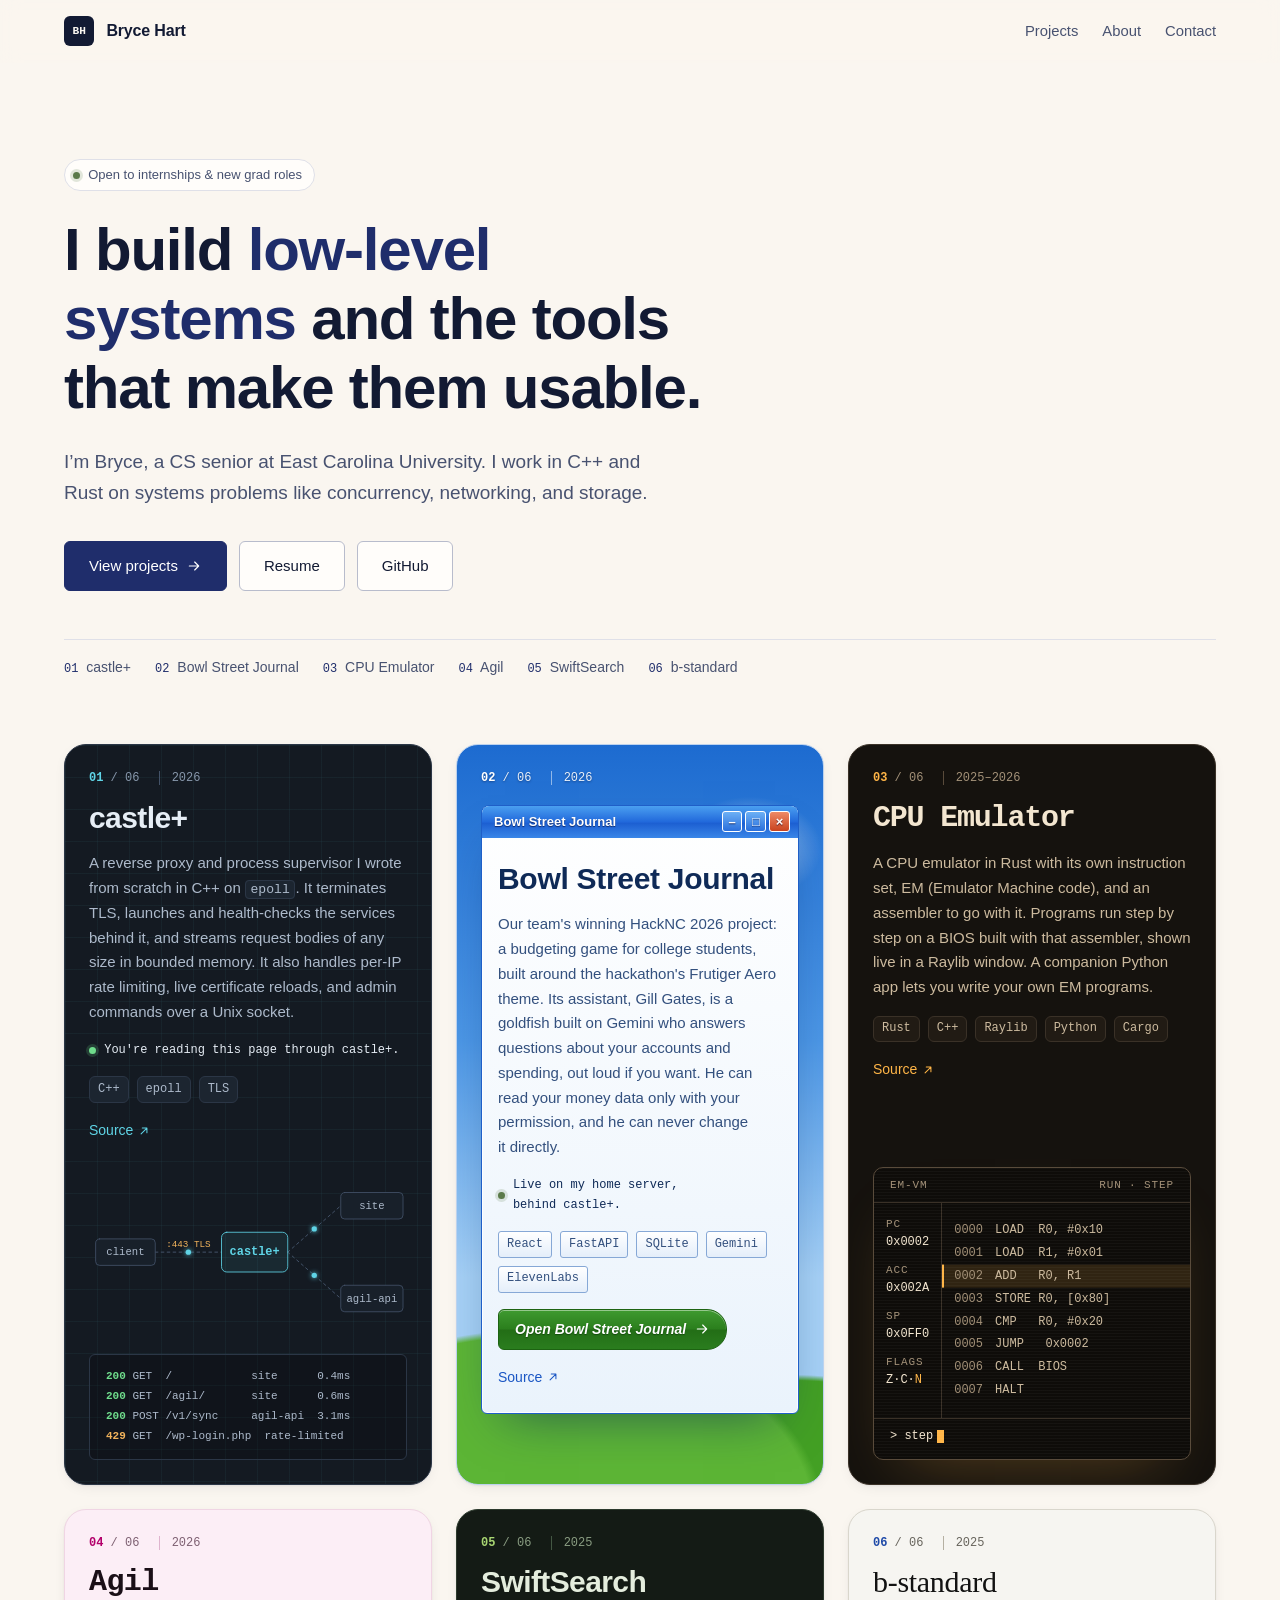
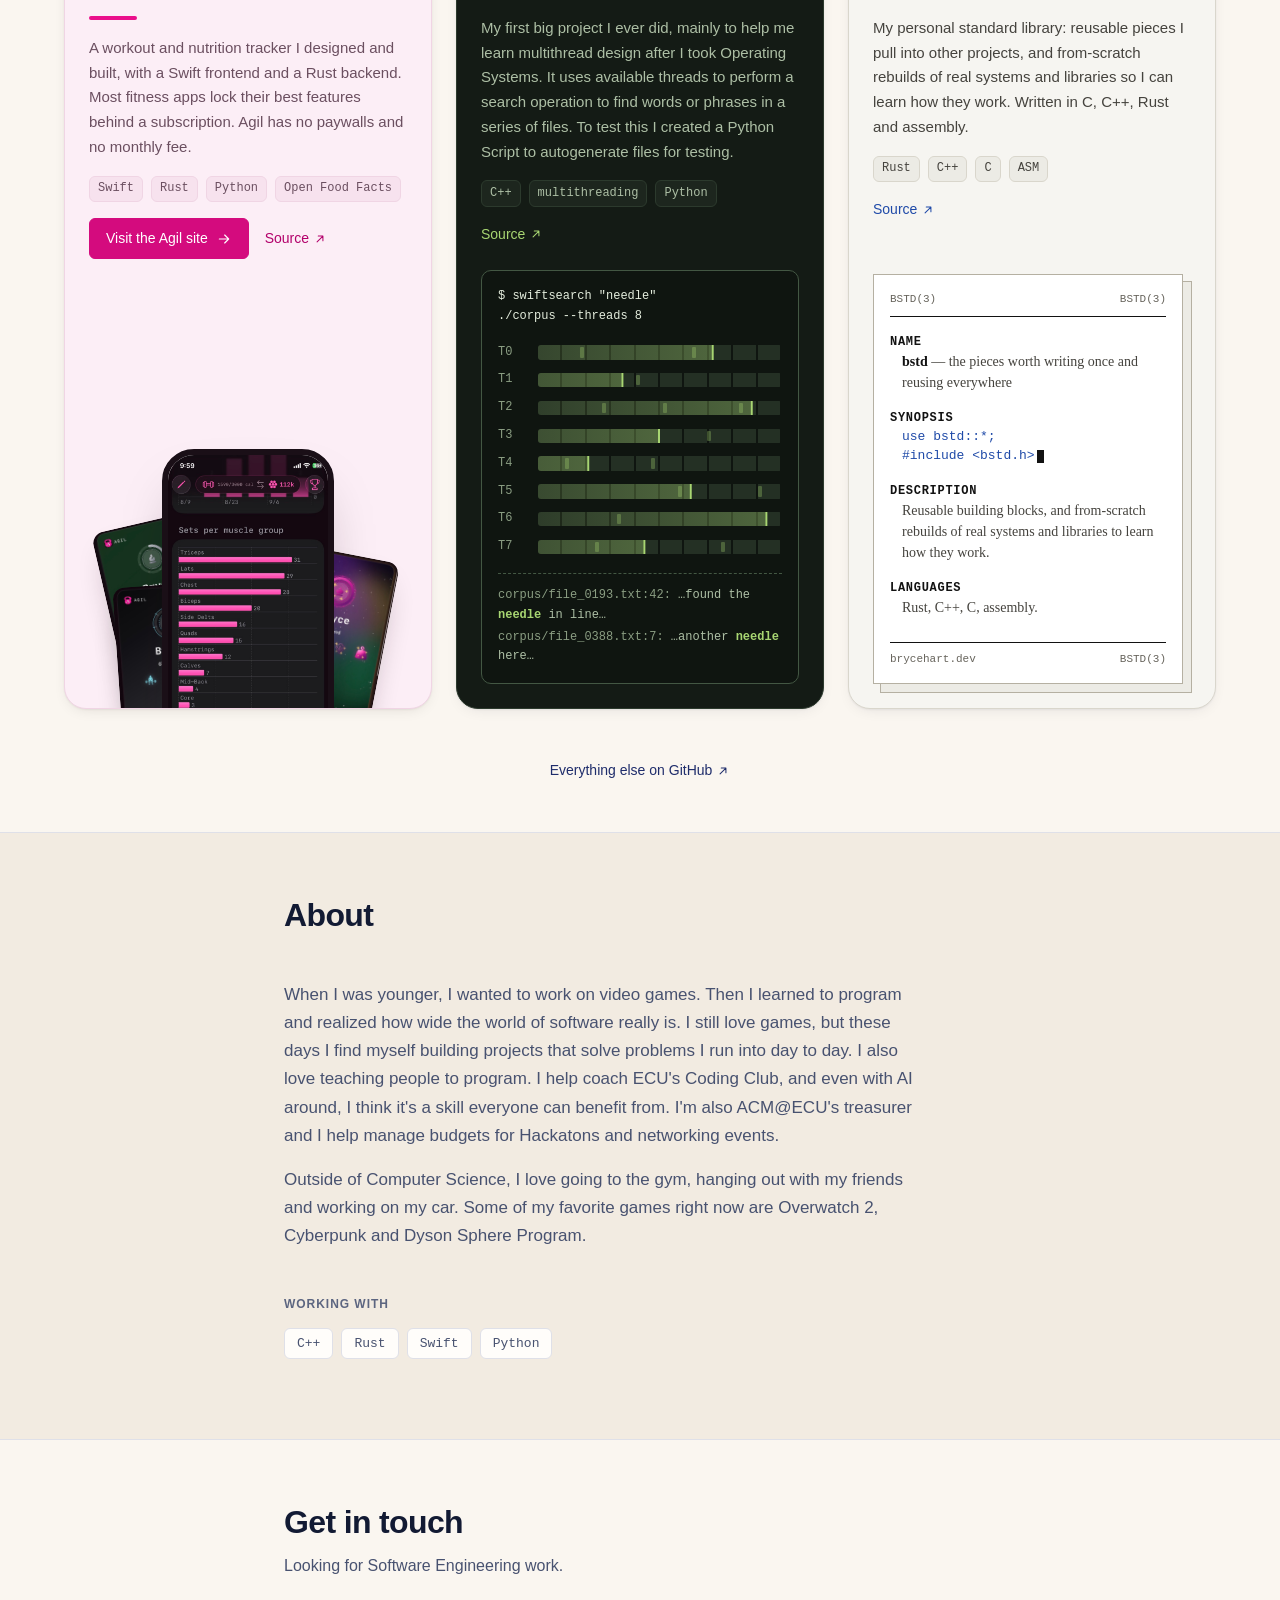
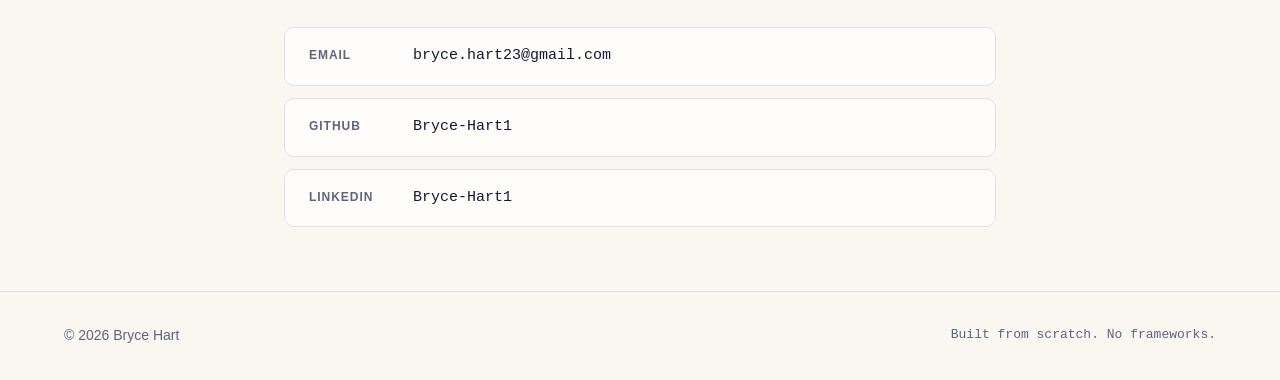
<file: index.html>
<!DOCTYPE html>
<html lang="en">
<head>
<meta charset="utf-8">
<meta name="viewport" content="width=device-width, initial-scale=1">

<!-- TODO: Replace with your real tagline. This shows up in Google results and on the browser tab. -->
<title>Bryce Hart — Software Developer</title>
<meta name="description" content="Bryce Hart, a CS senior at East Carolina University who builds systems software in C++ and Rust.">
<meta name="author" content="Bryce Hart">

<!-- TODO: Once you have a domain, set it here and in og:url. Delete these two lines if you never get one. -->
<link rel="canonical" href="https://brycehart.dev/">

<!-- Open Graph: controls the preview card when your link is pasted into Slack, LinkedIn, iMessage, etc. -->
<meta property="og:type" content="website">
<meta property="og:title" content="Bryce Hart — Software Developer">
<meta property="og:description" content="Bryce Hart, a CS senior at East Carolina University who builds systems software in C++ and Rust.">
<meta property="og:url" content="https://brycehart.dev/">
<!-- TODO: Add assets/og-image.png (1200x630) for a proper link preview, then uncomment. -->
<!-- <meta property="og:image" content="https://brycehart.dev/assets/og-image.png"> -->
<meta name="twitter:card" content="summary_large_image">

<link rel="icon" href="assets/favicon.svg?v=20261009" type="image/svg+xml">
<link rel="stylesheet" href="styles.css?v=20261015">

<!-- Controls the browser UI color on mobile Safari/Chrome — matches --bg. -->
<meta name="theme-color" content="#faf6f0">
</head>

<body>
<a class="skip-link" href="#main">Skip to content</a>

<header class="site-header">
  <nav class="nav" aria-label="Primary">
    <a class="nav__brand" href="#top">
      <span class="nav__mark" aria-hidden="true">BH</span>
      <span class="nav__name">Bryce Hart</span>
    </a>

    <ul class="nav__links">
      <li><a href="#projects">Projects</a></li>
      <li><a href="#about">About</a></li>
      <li><a href="#contact">Contact</a></li>
    </ul>
  </nav>
</header>

<main id="main">

  <section class="hero" id="top">
    <div class="wrap">
      <p class="hero__eyebrow">
        <span class="status-dot" aria-hidden="true"></span>
        <!-- TODO: Or "Open to full-time roles" / "Building things at X" -->
        Open to internships &amp; new grad roles
      </p>

      <h1 class="hero__title">
        I build <em>low-level systems</em> and the tools that make them usable.
      </h1>

      <p class="hero__lede">
        I’m Bryce, a CS senior at East Carolina University. I work in C++ and Rust on systems problems like concurrency, 
        networking, and storage.
      </p>

      <div class="hero__actions">
        <a class="btn btn--primary" href="#projects">
          View projects
          <svg viewBox="0 0 24 24" aria-hidden="true" focusable="false"><path d="M5 12h13M13 6l6 6-6 6"/></svg>
        </a>
        <a class="btn" href="assets/resume.pdf">Resume</a>
        <a class="btn" href="https://github.com/Bryce-Hart1">GitHub</a>
      </div>

      <nav class="hero__index" aria-label="Projects">
        <ol>
          <li><a href="#castle"><span>01</span> castle+</a></li>
          <li><a href="#bowlstreet"><span>02</span> Bowl Street Journal</a></li>
          <li><a href="#emulator"><span>03</span> CPU Emulator</a></li>
          <li><a href="#agil"><span>04</span> Agil</a></li>
          <li><a href="#swiftsearch"><span>05</span> SwiftSearch</a></li>
          <li><a href="#bstd"><span>06</span> b-standard</a></li>
        </ol>
      </nav>
    </div>
  </section>


  <!-- ============================================================
       PROJECTS — one rounded tile per project, three to a row.
       Each tile restyles itself by overriding the color/type tokens
       on its own .chapter--x class (see section 7 of styles.css), so the
       shared .link / .tags / .btn pick up its palette automatically.
       To add one: copy a <section class="chapter"> block, give it a new
       .chapter--x modifier and id, and bump the "/ 06"s.
       Order matters. Strongest project first.
       ============================================================ -->
  <div class="chapters" id="projects">
    <h2 class="visually-hidden">Projects</h2>

    <!-- ---------- 01 castle+ ---------- -->
    <section class="chapter chapter--castle" id="castle" aria-labelledby="castle-title">
      <div class="wrap chapter__grid">
        <div class="chapter__text">
          <p class="chapter__index"><span>01</span> / 06 <span class="chapter__year">2026</span></p>
          <h3 class="chapter__title" id="castle-title">castle+</h3>
          <!-- TODO: add one number, e.g. "It has served ___ requests since ___."
               or "It handles ___ requests/sec in under ___ MB of memory." -->
          <p class="chapter__body">
            A reverse proxy and process supervisor I wrote from scratch in C++ on <code>epoll</code>.
            It terminates TLS, launches and health-checks the services behind it, and streams request
            bodies of any size in bounded memory. It also handles per-IP rate limiting, live certificate
            reloads, and admin commands over a Unix socket.
          </p>
          <p class="chapter__note">
            <span class="status-dot" aria-hidden="true"></span>
            You're reading this page through castle+.
          </p>
          <ul class="tags" aria-label="Technologies used">
            <li>C++</li>
            <li>epoll</li>
            <li>TLS</li>
          </ul>
          <div class="chapter__links">
            <a class="link" href="https://github.com/Bryce-Hart1/castle_plus">
              Source
              <svg viewBox="0 0 24 24" aria-hidden="true" focusable="false"><path d="M7 17 17 7M9 7h8v8"/></svg>
            </a>
            <!-- TODO: link the LinkedIn post about castle+ here:
            <a class="link" href="https://www.linkedin.com/posts/...">
              LinkedIn post
              <svg viewBox="0 0 24 24" aria-hidden="true" focusable="false"><path d="M7 17 17 7M9 7h8v8"/></svg>
            </a> -->
          </div>
        </div>

        <!-- Decorative: requests arriving on :443 and fanning out to the two
             backends castle+ supervises, over a blueprint grid. -->
        <div class="chapter__visual castle" aria-hidden="true">
          <svg class="castle__map" viewBox="0 0 480 260" focusable="false">
            <path class="castle__wire" d="M100 130H200"/>
            <path class="castle__wire" d="M300 130L380 60"/>
            <path class="castle__wire" d="M300 130L380 200"/>

            <g class="castle__node">
              <rect x="10" y="110" width="90" height="40" rx="6"/>
              <text x="55" y="130">client</text>
            </g>
            <text class="castle__tls" x="150" y="118">:443 TLS</text>
            <g class="castle__node castle__node--core">
              <rect x="200" y="100" width="100" height="60" rx="8"/>
              <text x="250" y="130">castle+</text>
            </g>
            <g class="castle__node">
              <rect x="380" y="40" width="94" height="40" rx="6"/>
              <text x="427" y="60">site</text>
            </g>
            <g class="castle__node">
              <rect x="380" y="180" width="94" height="40" rx="6"/>
              <text x="427" y="200">agil-api</text>
            </g>

            <circle class="castle__pkt castle__pkt--in"   r="4"/>
            <circle class="castle__pkt castle__pkt--in2"  r="4"/>
            <circle class="castle__pkt castle__pkt--site" r="4"/>
            <circle class="castle__pkt castle__pkt--api"  r="4"/>
          </svg>
          <ol class="castle__log">
            <li><b>200</b> GET  /            site      0.4ms</li>
            <li><b>200</b> GET  /agil/       site      0.6ms</li>
            <li><b>200</b> POST /v1/sync     agil-api  3.1ms</li>
            <li class="castle__log--warn"><b>429</b> GET  /wp-login.php  rate-limited</li>
          </ol>
        </div>
      </div>
    </section>


    <!-- ---------- 02 Bowl Street Journal ---------- -->
    <section class="chapter chapter--bsj" id="bowlstreet" aria-labelledby="bowlstreet-title">
      <div class="wrap chapter__grid">
        <!-- Sits on the sky, outside the window, so it lines up with the
             other tiles' index lines. -->
        <p class="chapter__index"><span>02</span> / 06 <span class="chapter__year">2026</span></p>
        <!-- The text sits in a window like the app's own panels. The title bar
             is decoration; the real heading is the h3 below it. -->
        <div class="chapter__text xp-window">
          <div class="xp-window__bar" aria-hidden="true">
            <span>Bowl Street Journal</span>
            <span class="xp-window__controls"><i></i><i></i><i></i></span>
          </div>
          <div class="xp-window__body">
            <h3 class="chapter__title" id="bowlstreet-title">Bowl Street Journal</h3>
            <!-- TODO: add one sentence on your part of the team's work, e.g.
                 "I built ___ and ___." Recruiters reading a team project look for this first. -->
            <p class="chapter__body">
              Our team's winning HackNC 2026 project: a budgeting game for college students, built around
              the hackathon's Frutiger Aero theme. Its assistant, Gill Gates, is a goldfish built on Gemini who answers
              questions about your accounts and spending, out loud if you want. He can read your money
              data only with your permission, and he can never change it directly.
            </p>
            <p class="chapter__note">
              <span class="status-dot" aria-hidden="true"></span>
              Live on my home server, behind castle+.
            </p>
            <ul class="tags" aria-label="Technologies used">
              <li>React</li>
              <li>FastAPI</li>
              <li>SQLite</li>
              <li>Gemini</li>
              <li>ElevenLabs</li>
            </ul>
            <div class="chapter__links">
              <a class="btn btn--primary" href="projects/bowlstreetjournal/">
                Open Bowl Street Journal
                <svg viewBox="0 0 24 24" aria-hidden="true" focusable="false"><path d="M5 12h13M13 6l6 6-6 6"/></svg>
              </a>
              <a class="link" href="https://github.com/zacharyz1234/Hack-NC-2026">
                Source
                <svg viewBox="0 0 24 24" aria-hidden="true" focusable="false"><path d="M7 17 17 7M9 7h8v8"/></svg>
              </a>
            </div>
          </div>
        </div>
      </div>
    </section>


    <!-- ---------- 03 CPU Emulator ---------- -->
    <section class="chapter chapter--emu" id="emulator" aria-labelledby="emulator-title">
      <div class="wrap chapter__grid">
        <div class="chapter__text">
          <p class="chapter__index"><span>03</span> / 06 <span class="chapter__year">2025–2026</span></p>
          <h3 class="chapter__title" id="emulator-title">CPU Emulator</h3>
          <!-- TODO: add one number, e.g. "EM has ___ instructions and ___ registers." -->
          <p class="chapter__body">
            A CPU emulator in Rust with its own instruction set, EM (Emulator Machine code), and an
            assembler to go with it. Programs run step by step on a BIOS built with that assembler,
            shown live in a Raylib window. A companion Python app lets you write your own EM programs.
          </p>
          <ul class="tags" aria-label="Technologies used">
            <li>Rust</li>
            <li>C++</li>
            <li>Raylib</li>
            <li>Python</li>
            <li>Cargo</li>
          </ul>
          <div class="chapter__links">
            <a class="link" href="https://github.com/Bryce-Hart1/CPU_Emulator">
              Source
              <svg viewBox="0 0 24 24" aria-hidden="true" focusable="false"><path d="M7 17 17 7M9 7h8v8"/></svg>
            </a>
          </div>
        </div>

        <!-- Decorative: a register panel and a listing whose highlight steps
             down one instruction at a time, the PC counting along with it. -->
        <div class="chapter__visual emu" aria-hidden="true">
          <div class="emu__bar">
            <span>em-vm</span>
            <span>RUN · STEP</span>
          </div>
          <div class="emu__body">
            <dl class="emu__regs">
              <div><dt>PC</dt><dd class="emu__pc"></dd></div>
              <div><dt>ACC</dt><dd>0x002A</dd></div>
              <div><dt>SP</dt><dd>0x0FF0</dd></div>
              <div><dt>FLAGS</dt><dd>Z&middot;C&middot;<b>N</b></dd></div>
            </dl>
            <!-- TODO: swap in real EM instructions from the CPU_Emulator repo. -->
            <ol class="emu__listing">
              <li><span>0000</span>LOAD  R0, #0x10</li>
              <li><span>0001</span>LOAD  R1, #0x01</li>
              <li><span>0002</span>ADD   R0, R1</li>
              <li><span>0003</span>STORE R0, [0x80]</li>
              <li><span>0004</span>CMP   R0, #0x20</li>
              <li><span>0005</span>JUMP   0x0002</li>
              <li><span>0006</span>CALL  BIOS</li>
              <li><span>0007</span>HALT</li>
            </ol>
          </div>
          <p class="emu__prompt">&gt; step<span class="emu__cursor"></span></p>
        </div>
      </div>
    </section>


    <!-- ---------- 04 Agil ---------- -->
    <section class="chapter chapter--agil" id="agil" aria-labelledby="agil-title">
      <div class="wrap chapter__grid">
        <div class="chapter__text">
          <p class="chapter__index"><span>04</span> / 06 <span class="chapter__year">2026</span></p>
          <h3 class="chapter__title" id="agil-title">Agil</h3>
          <!-- TODO: add one number, e.g. "It tracks ___ foods from Open Food Facts." -->
          <p class="chapter__body">
            A workout and nutrition tracker I designed and built, with a Swift frontend and a Rust
            backend. Most fitness apps lock their best features behind a subscription.
            Agil has no paywalls and no monthly fee.
          </p>
          <ul class="tags" aria-label="Technologies used">
            <li>Swift</li>
            <li>Rust</li>
            <li>Python</li>
            <li>Open Food Facts</li>
          </ul>
          <div class="chapter__links">
            <a class="btn btn--primary" href="agil/">
              Visit the Agil site
              <svg viewBox="0 0 24 24" aria-hidden="true" focusable="false"><path d="M5 12h13M13 6l6 6-6 6"/></svg>
            </a>
            <a class="link" href="https://github.com/Bryce-Hart1/Agil_app">
              Source
              <svg viewBox="0 0 24 24" aria-hidden="true" focusable="false"><path d="M7 17 17 7M9 7h8v8"/></svg>
            </a>
          </div>
        </div>

        <!-- Decorative: the progress screen in a phone frame, with three of
             the rank cards fanned out behind it. -->
        <div class="chapter__visual agil-stage" aria-hidden="true">
          <img class="agil-stage__card agil-stage__card--1" src="assets/agil/cards/card-squire.jpg" alt="" width="480" height="793" loading="lazy" decoding="async">
          <img class="agil-stage__card agil-stage__card--2" src="assets/agil/cards/card-gladiator.jpg" alt="" width="480" height="793" loading="lazy" decoding="async">
          <img class="agil-stage__card agil-stage__card--3" src="assets/agil/cards/card-legend.jpg" alt="" width="480" height="793" loading="lazy" decoding="async">
          <div class="agil-stage__phone">
            <img src="assets/agil/shots/shot-progress.jpg" alt="" width="600" height="1298" loading="lazy" decoding="async">
          </div>
        </div>
      </div>
    </section>


    <!-- ---------- 05 SwiftSearch ---------- -->
    <section class="chapter chapter--swift" id="swiftsearch" aria-labelledby="swiftsearch-title">
      <div class="wrap chapter__grid">
        <div class="chapter__text">
          <p class="chapter__index"><span>05</span> / 06 <span class="chapter__year">2025</span></p>
          <h3 class="chapter__title" id="swiftsearch-title">SwiftSearch</h3>
          <p class="chapter__body">
            My first big project I ever did, mainly to help me learn multithread design
            after I took Operating Systems. It uses available threads to perform a search operation
            to find words or phrases in a series of files. To test this I created a Python Script to
            autogenerate files for testing.
          </p>
          <ul class="tags" aria-label="Technologies used">
            <li>C++</li>
            <li>multithreading</li>
            <li>Python</li>
          </ul>
          <div class="chapter__links">
            <a class="link" href="https://github.com/Bryce-Hart1/swiftSearch">
              Source
              <svg viewBox="0 0 24 24" aria-hidden="true" focusable="false"><path d="M7 17 17 7M9 7h8v8"/></svg>
            </a>
          </div>
        </div>

        <!-- Decorative: one lane per worker thread, each scanning its share of
             files at its own pace. --d is the lane's period, --o its phase,
             --s where its scan rests when motion is off; --x places a hit. -->
        <div class="chapter__visual lanes" aria-hidden="true">
          <p class="lanes__cmd">$ swiftsearch "needle" ./corpus <span class="lanes__flag">--threads 8</span></p>
          <ol class="lanes__list">
            <li style="--d:3.1s; --o:-0.4s; --s:.72"><span>T0</span><span class="lanes__track"><i style="--x:.18"></i><i style="--x:.64"></i><span class="lanes__scan"></span></span></li>
            <li style="--d:2.6s; --o:-1.9s; --s:.35"><span>T1</span><span class="lanes__track"><i style="--x:.41"></i><span class="lanes__scan"></span></span></li>
            <li style="--d:3.6s; --o:-2.2s; --s:.88"><span>T2</span><span class="lanes__track"><i style="--x:.27"></i><i style="--x:.52"></i><i style="--x:.83"></i><span class="lanes__scan"></span></span></li>
            <li style="--d:2.9s; --o:-0.9s; --s:.50"><span>T3</span><span class="lanes__track"><i style="--x:.70"></i><span class="lanes__scan"></span></span></li>
            <li style="--d:3.3s; --o:-2.8s; --s:.21"><span>T4</span><span class="lanes__track"><i style="--x:.12"></i><i style="--x:.47"></i><span class="lanes__scan"></span></span></li>
            <li style="--d:2.4s; --o:-1.1s; --s:.63"><span>T5</span><span class="lanes__track"><i style="--x:.58"></i><i style="--x:.91"></i><span class="lanes__scan"></span></span></li>
            <li style="--d:3.8s; --o:-3.0s; --s:.94"><span>T6</span><span class="lanes__track"><i style="--x:.33"></i><span class="lanes__scan"></span></span></li>
            <li style="--d:2.7s; --o:-0.2s; --s:.44"><span>T7</span><span class="lanes__track"><i style="--x:.24"></i><i style="--x:.76"></i><span class="lanes__scan"></span></span></li>
          </ol>
          <ol class="lanes__out">
            <li><span>corpus/file_0193.txt:42:</span> …found the <b>needle</b> in line…</li>
            <li><span>corpus/file_0388.txt:7:</span> …another <b>needle</b> here…</li>
          </ol>
        </div>
      </div>
    </section>


    <!-- ---------- 06 b-standard ---------- -->
    <section class="chapter chapter--bstd" id="bstd" aria-labelledby="bstd-title">
      <div class="wrap chapter__grid">
        <div class="chapter__text">
          <p class="chapter__index"><span>06</span> / 06 <span class="chapter__year">2025</span></p>
          <h3 class="chapter__title" id="bstd-title">b-standard</h3>
          <!-- TODO: name two or three specific things in it, e.g. "Includes my own ___, ___ and ___." -->
          <p class="chapter__body">
            My personal standard library: reusable pieces I pull into other projects, and from-scratch
            rebuilds of real systems and libraries so I can learn how they work. Written in C, C++, Rust
            and assembly.
          </p>
          <ul class="tags" aria-label="Technologies used">
            <li>Rust</li>
            <li>C++</li>
            <li>C</li>
            <li>ASM</li>
          </ul>
          <div class="chapter__links">
            <a class="link" href="https://github.com/Bryce-Hart1/bstd">
              Source
              <svg viewBox="0 0 24 24" aria-hidden="true" focusable="false"><path d="M7 17 17 7M9 7h8v8"/></svg>
            </a>
          </div>
        </div>

        <!-- Decorative: the library as a man page. -->
        <div class="chapter__visual man" aria-hidden="true">
          <div class="man__rule"><span>BSTD(3)</span><span>Library Functions Manual</span><span>BSTD(3)</span></div>
          <p class="man__h">NAME</p>
          <p class="man__p"><b>bstd</b> — the pieces worth writing once and reusing everywhere</p>
          <p class="man__h">SYNOPSIS</p>
          <p class="man__p man__code">use bstd::*;<br>#include &lt;bstd.h&gt;<span class="man__cursor"></span></p>
          <p class="man__h">DESCRIPTION</p>
          <p class="man__p">Reusable building blocks, and from-scratch rebuilds of real systems and libraries to learn how they work.</p>
          <p class="man__h">LANGUAGES</p>
          <p class="man__p">Rust, C++, C, assembly.</p>
          <div class="man__rule man__rule--foot"><span>brycehart.dev</span><span>2025</span><span>BSTD(3)</span></div>
        </div>
      </div>
    </section>

  </div>

  <p class="chapters__foot">
    <a class="link" href="https://github.com/Bryce-Hart1?tab=repositories">
      Everything else on GitHub
      <svg viewBox="0 0 24 24" aria-hidden="true" focusable="false"><path d="M7 17 17 7M9 7h8v8"/></svg>
    </a>
  </p>


  <!-- ============================================================
       ABOUT
       ============================================================ -->
  <section class="section section--alt" id="about">
    <div class="wrap wrap--narrow">
      <header class="section__head">
        <h2 class="section__title">About</h2>
      </header>

      <div class="prose">
        <p>
          When I was younger, I wanted to work on video games. Then I learned to program and realized how wide the world of software really is. 
          I still love games, but these days I find myself building projects that solve problems I run into day to day. I also love teaching people to program.
          I help coach ECU's Coding Club, and even with AI around, I think it's a skill everyone can benefit from. I'm also ACM@ECU's treasurer and I help manage
          budgets for Hackatons and networking events.
        </p>
        <p>
          Outside of Computer Science, I love going to the gym, hanging out with my friends and working on my car. Some of my favorite games right now are 
          Overwatch 2, Cyberpunk and Dyson Sphere Program. 
        </p>
      </div>

      <div class="toolbox">
        <h3 class="toolbox__title">Working with</h3>
        <ul class="tags tags--lg">
          <li>C++</li>
          <li>Rust</li>
          <li>Swift</li>
          <li>Python</li>
        </ul>
      </div>
    </div>
  </section>


  <!-- ============================================================
       CONTACT
       ============================================================ -->
  <section class="section" id="contact">
    <div class="wrap wrap--narrow">
      <header class="section__head">
        <h2 class="section__title">Get in touch</h2>
        <p class="section__sub">
          Looking for Software Engineering work.
        </p>
      </header>

      <ul class="contact">
        <li>
          <a class="contact__item" href="mailto:bryce.hart23@gmail.com">
            <span class="contact__label">Email</span>
            <span class="contact__value">bryce.hart23@gmail.com</span>
          </a>
        </li>
        <li>
          <a class="contact__item" href="https://github.com/Bryce-Hart1">
            <span class="contact__label">GitHub</span>
            <span class="contact__value">Bryce-Hart1</span>
          </a>
        </li>
        <li>
          <a class="contact__item" href="https://www.linkedin.com/in/bryce-hart1/">
            <span class="contact__label">LinkedIn</span>
            <span class="contact__value">Bryce-Hart1</span>
          </a>
        </li>
      </ul>
    </div>
  </section>

</main>

<footer class="site-footer">
  <div class="wrap">
    <p>&copy; <span data-year>2026</span> Bryce Hart</p>
    <p class="site-footer__meta">Built from scratch. No frameworks.</p>
  </div>
</footer>

<script src="main.js?v=20261015"></script>
</body>
</html>
</file>
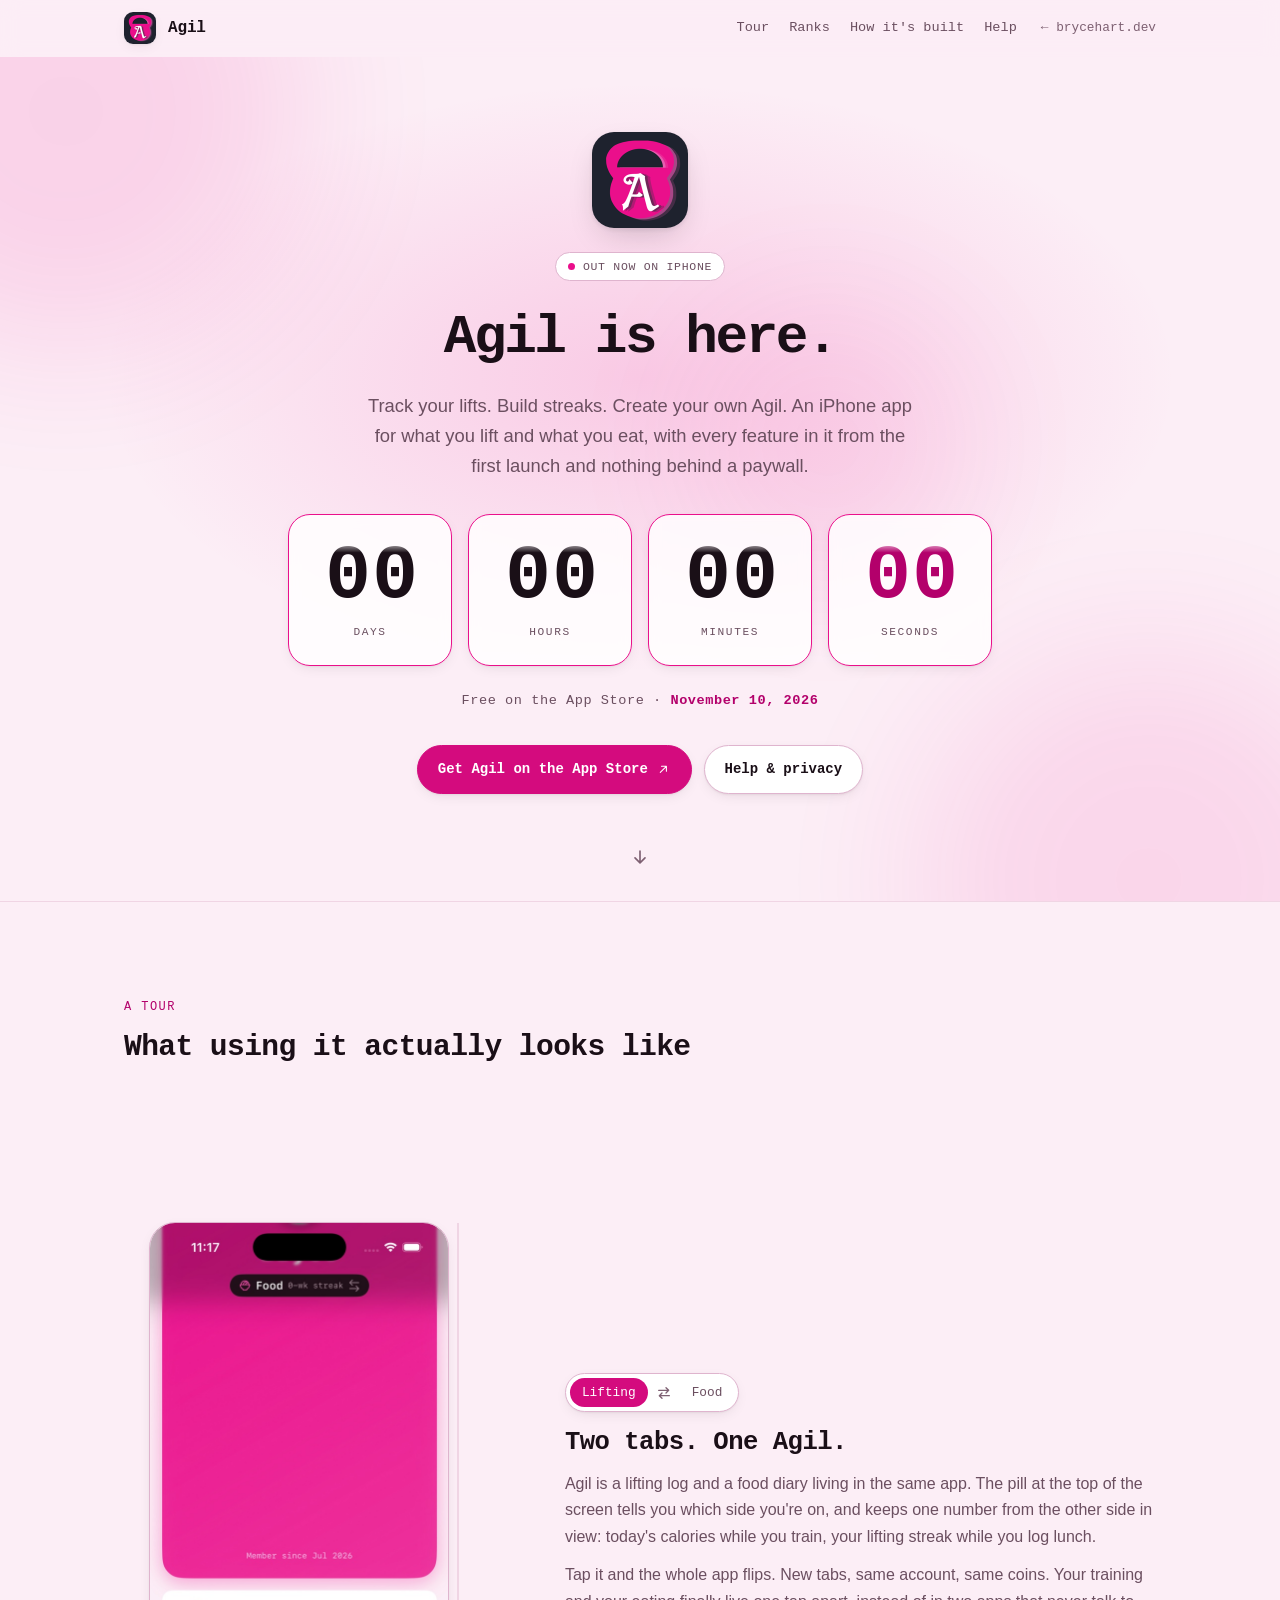
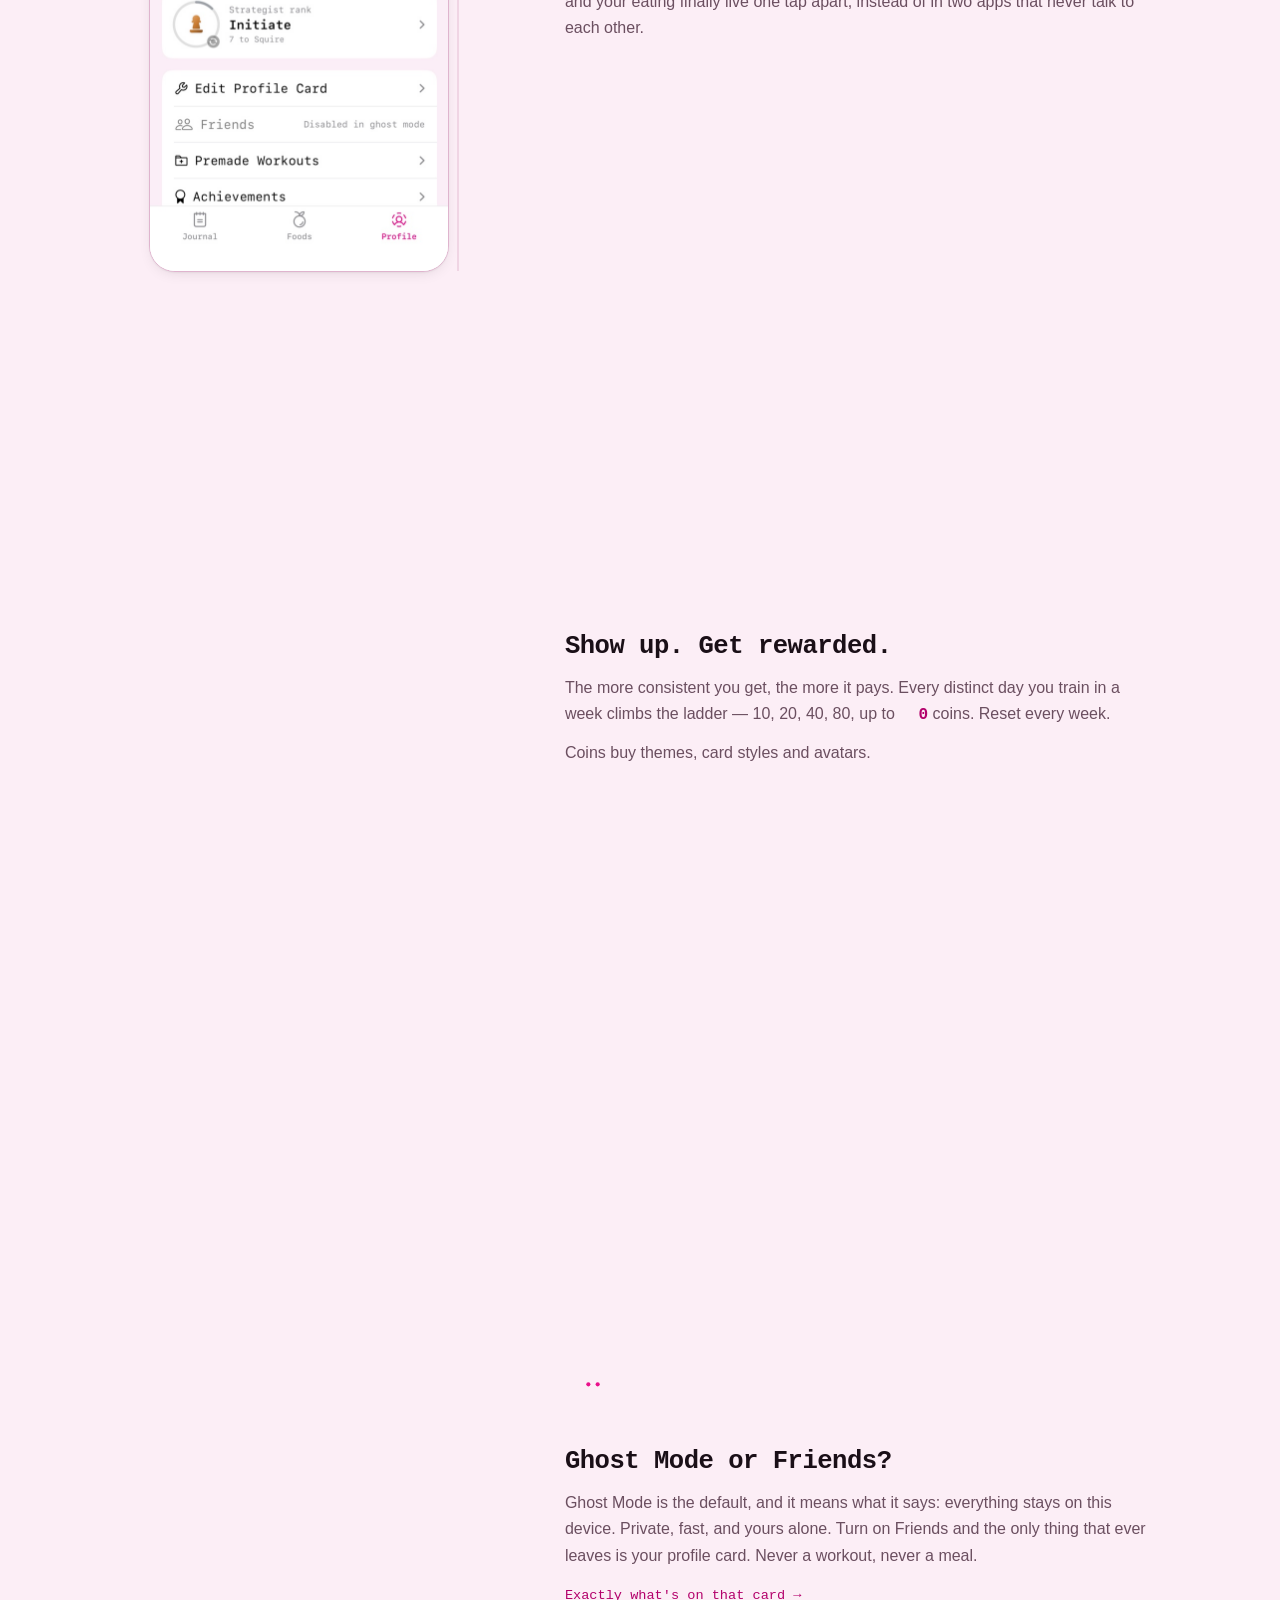
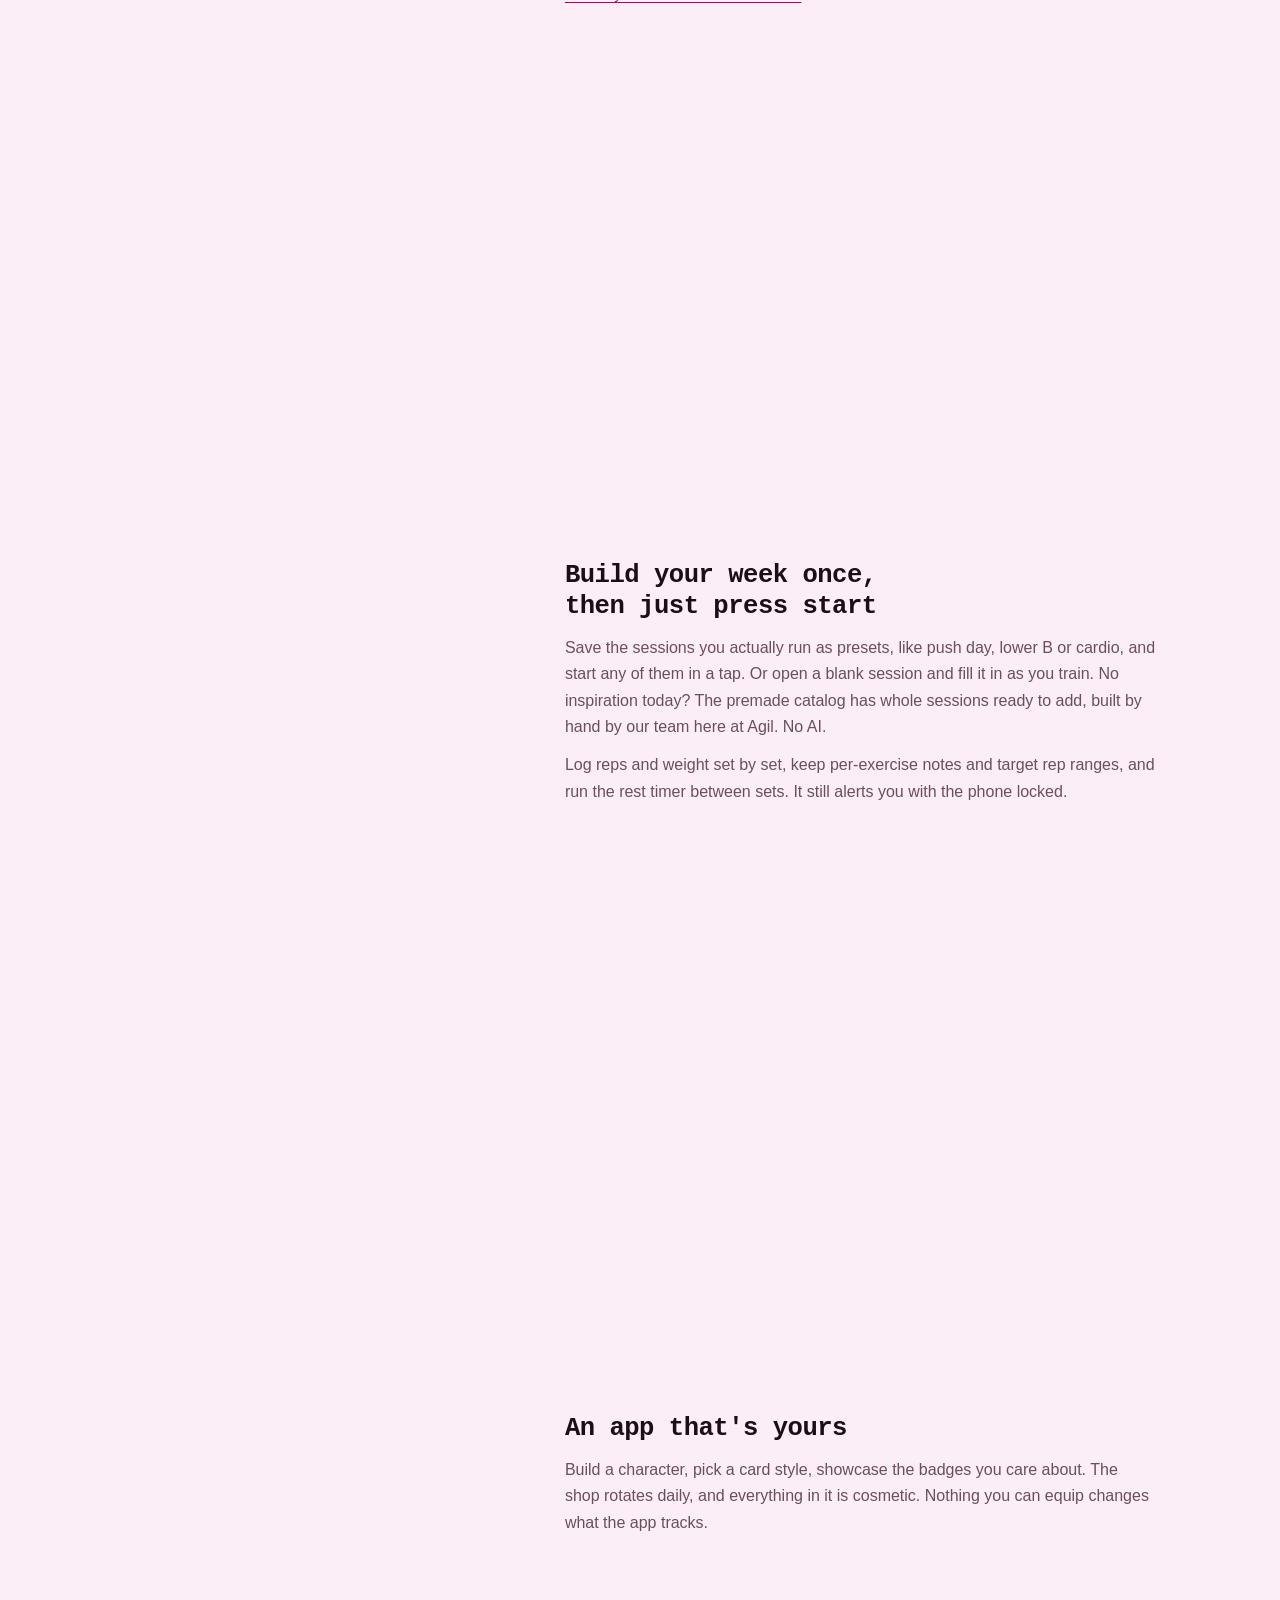
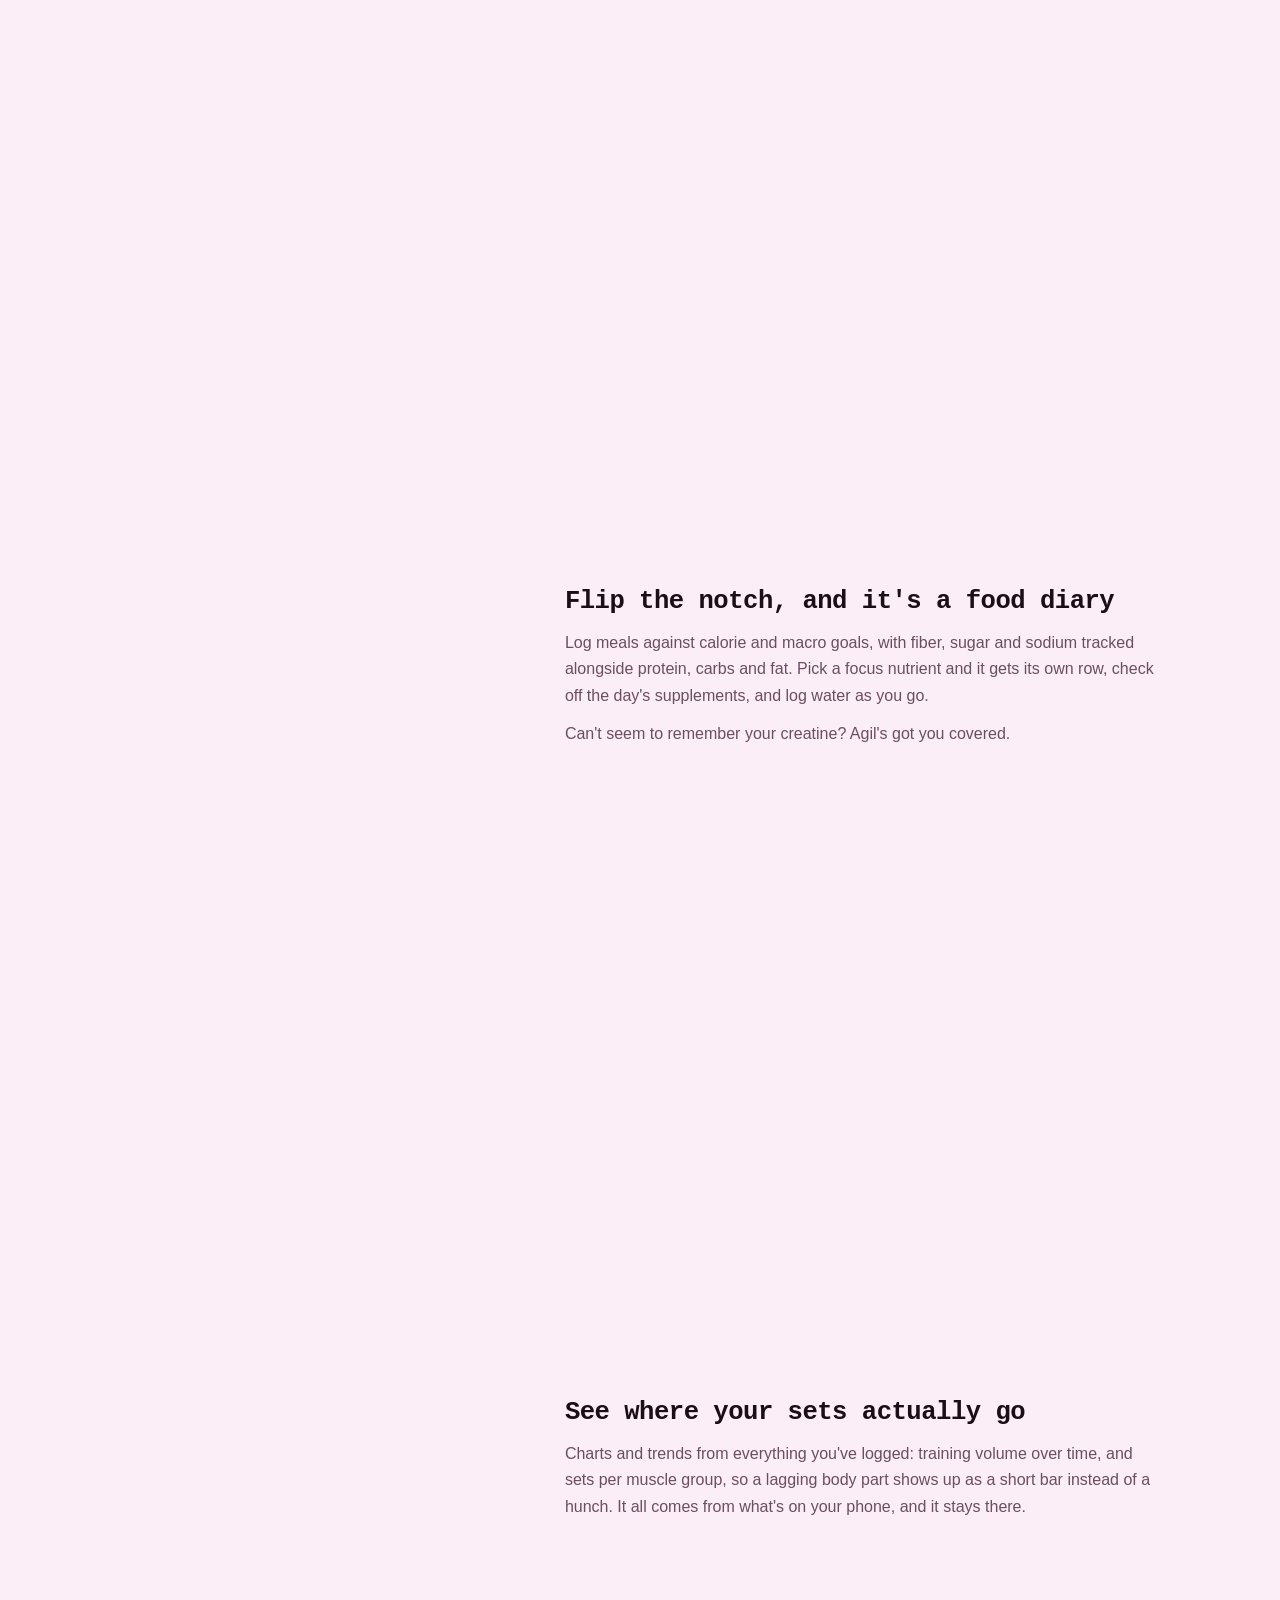
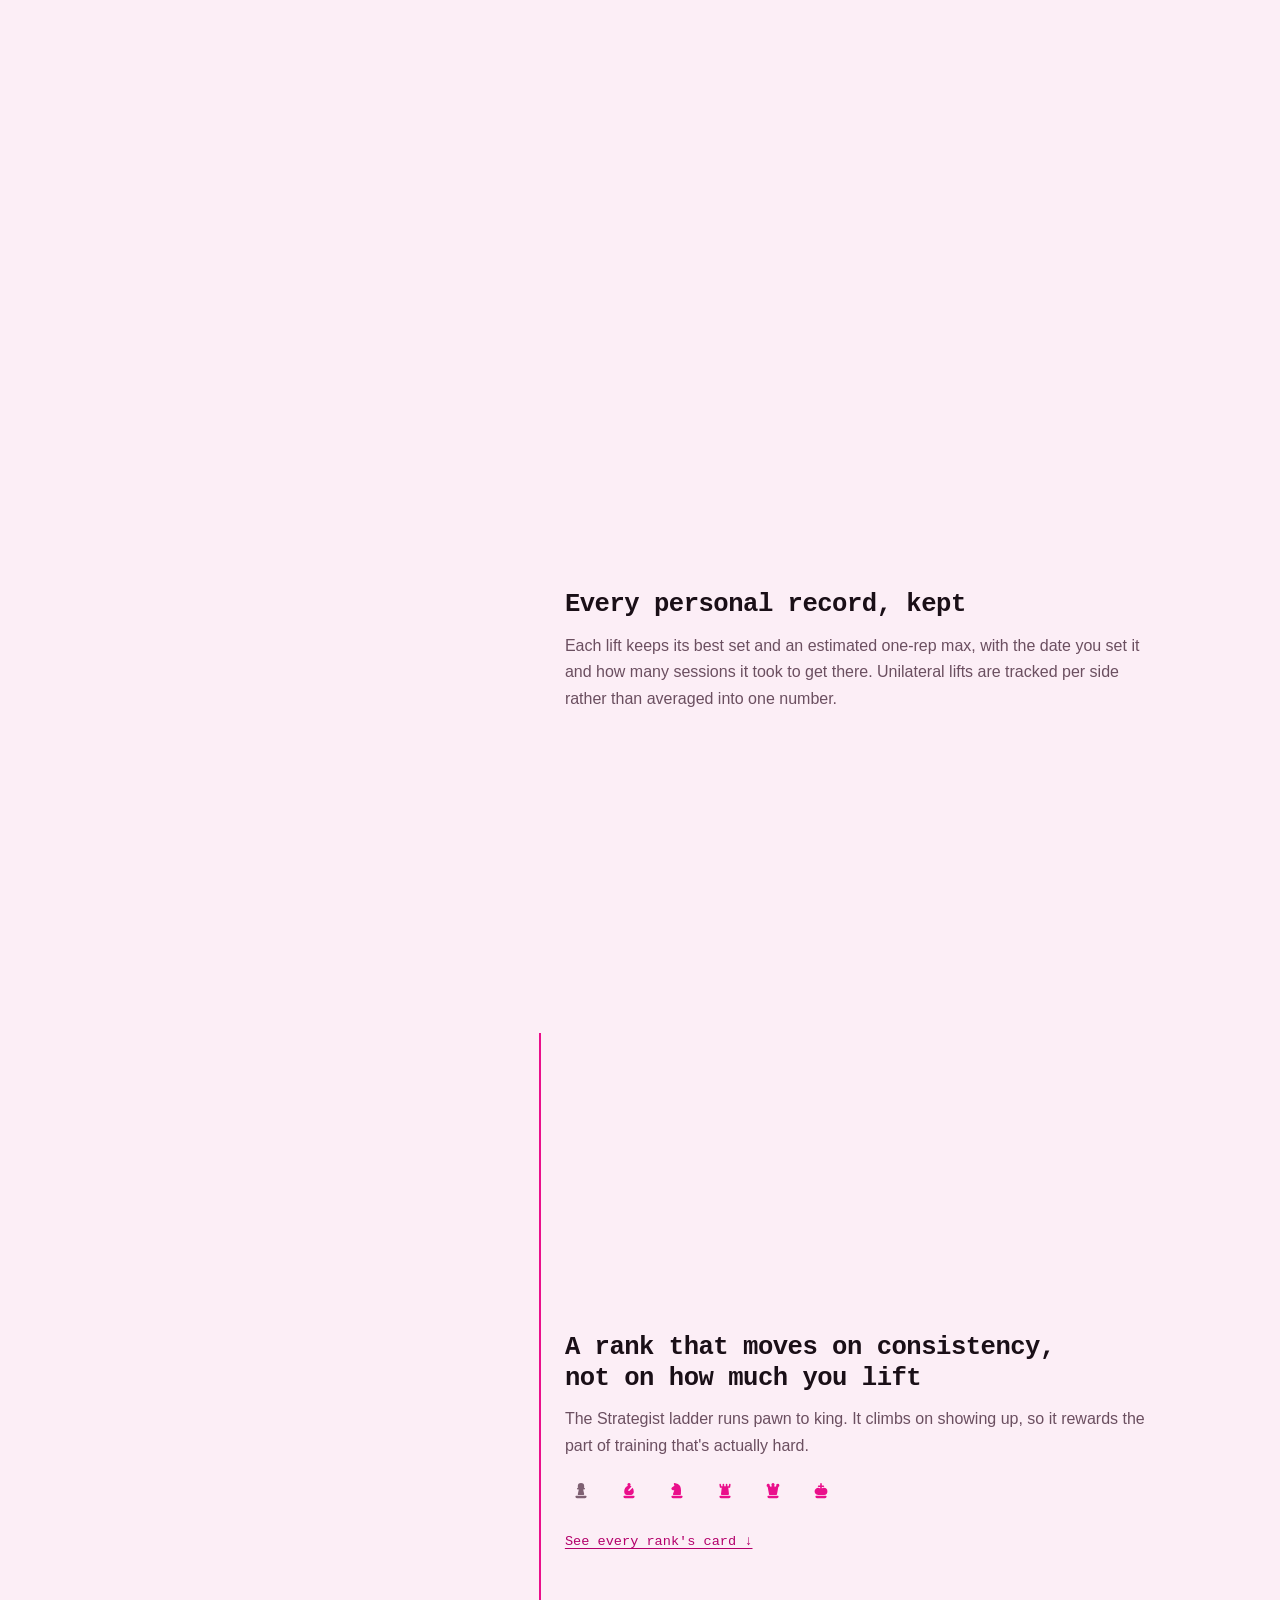
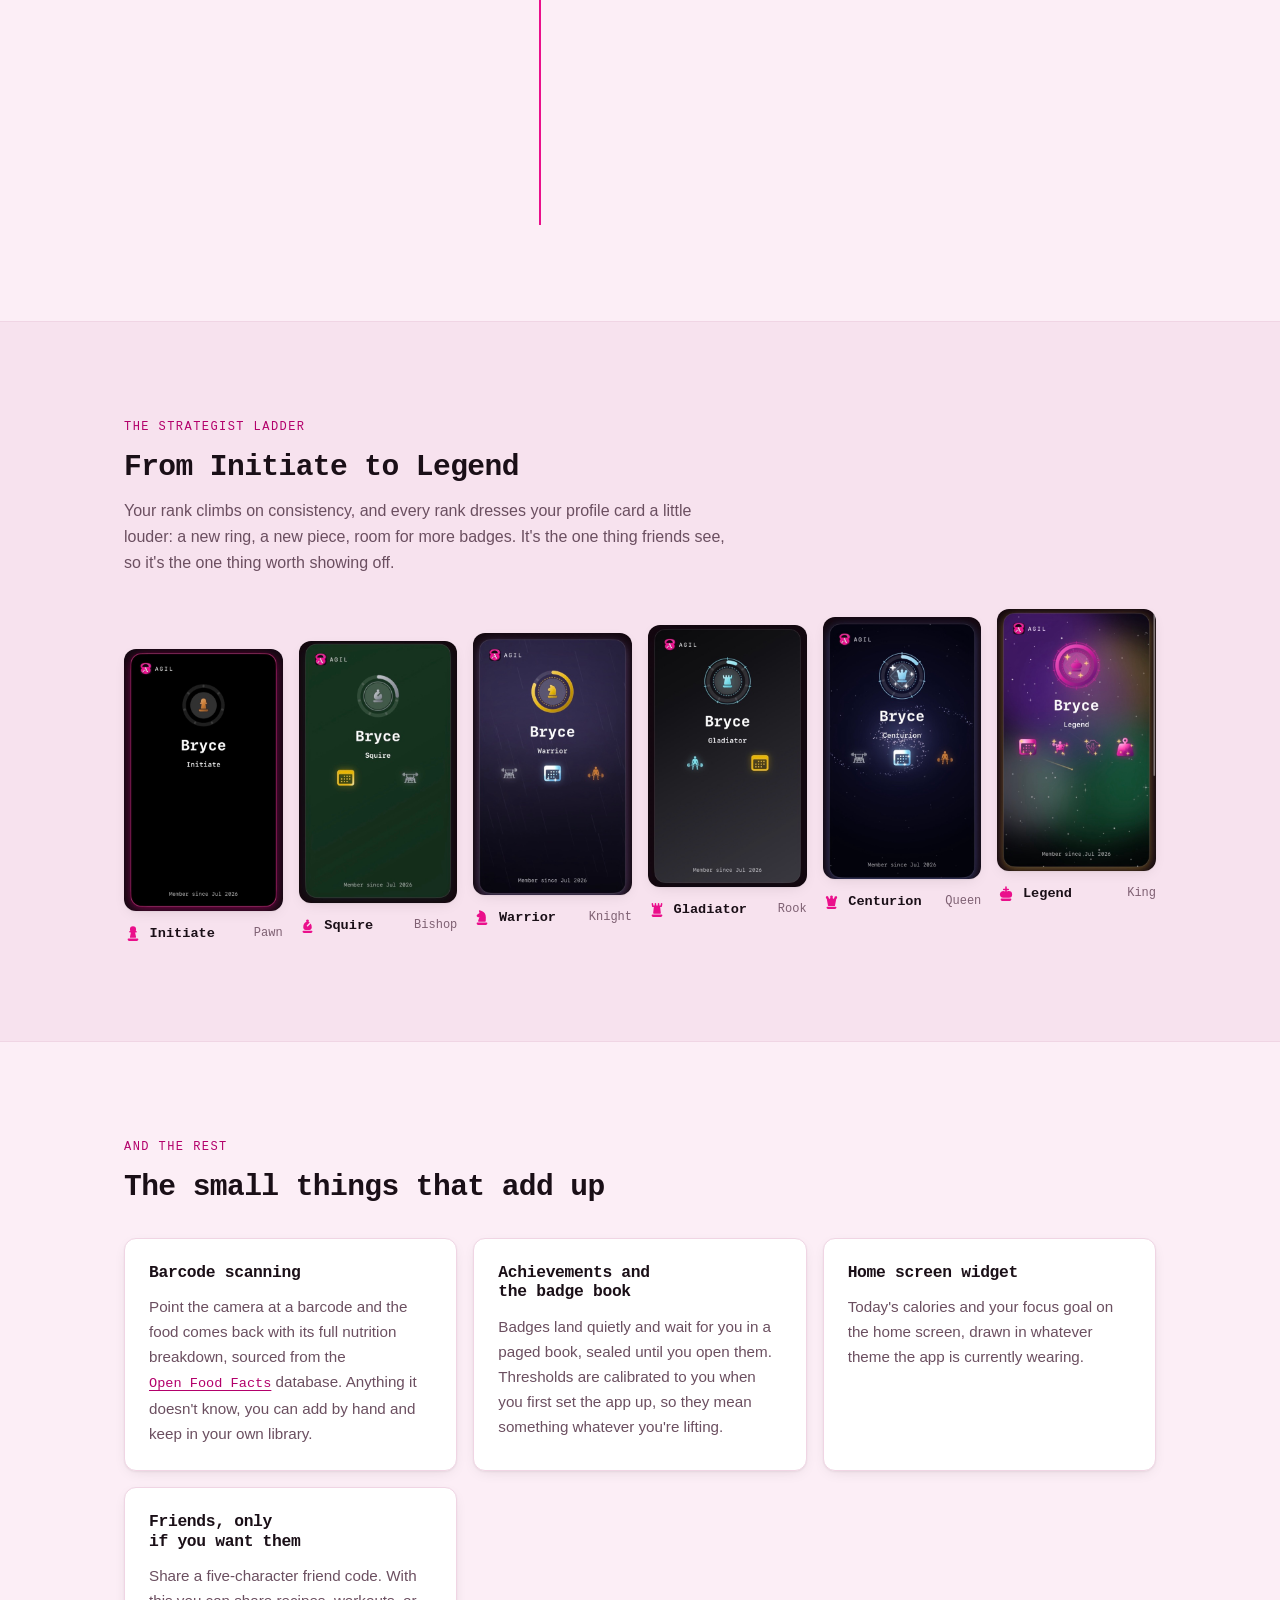
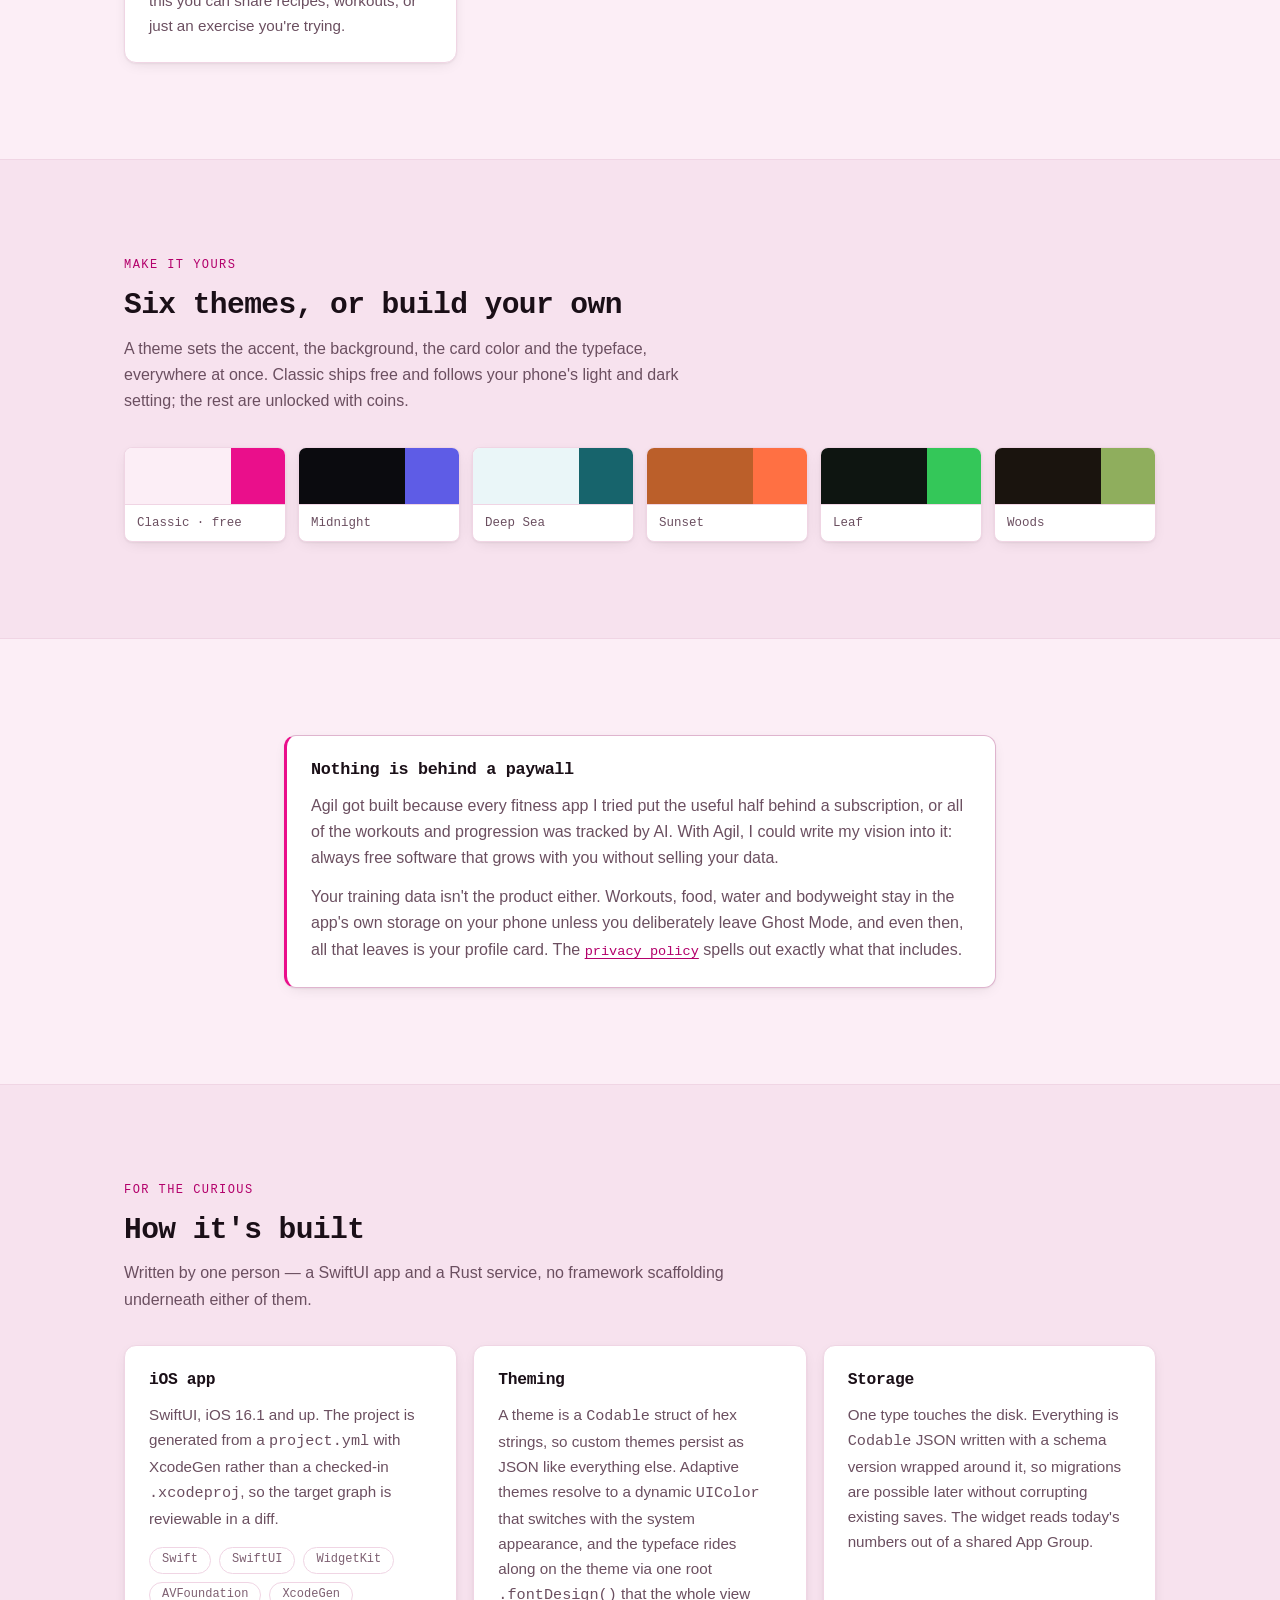
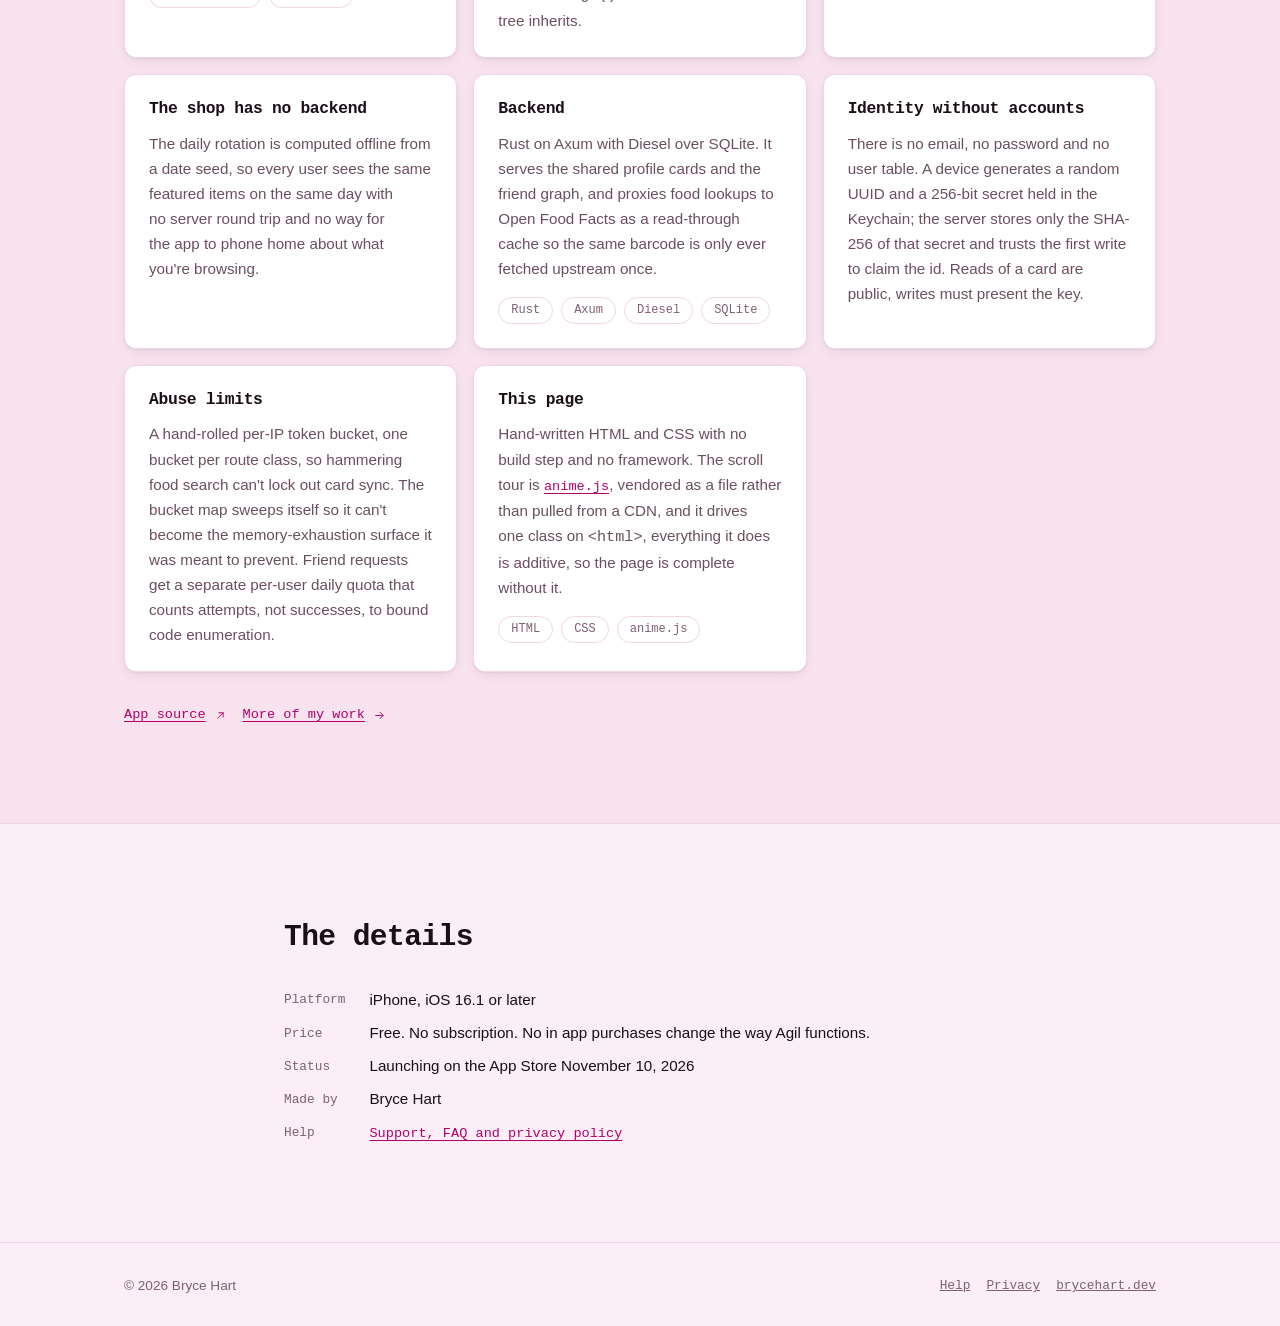
<file: agil/index.html>
<!DOCTYPE html>
<html lang="en">
<head>
<meta charset="utf-8">
<meta name="viewport" content="width=device-width, initial-scale=1">

<title>Agil — a gym and nutrition tracker with nothing behind a paywall</title>
<meta name="description" content="Agil is an iPhone app for tracking lifts and food. Every feature is free, your training data stays on your phone, and there is no subscription.">
<meta name="author" content="Bryce Hart">

<!-- TODO: set the real domain here and in og:url once it's pointed at this site. -->
<link rel="canonical" href="https://brycehart.dev/agil/">

<meta property="og:type" content="website">
<meta property="og:title" content="Agil: a gym and nutrition tracker with no features behind a paywall">
<meta property="og:description" content="Track lifts and food on your iPhone. No subscription. Launching November 10, 2026.">
<meta property="og:url" content="https://brycehart.dev/agil/">
<!-- TODO: add assets/agil/og-image.png (1200x630) and uncomment for link previews. -->
<!-- <meta property="og:image" content="https://brycehart.dev/assets/agil/og-image.png"> -->
<meta name="twitter:card" content="summary_large_image">

<link rel="icon" href="../assets/agil/agil-icon-64.png" type="image/png">
<link rel="stylesheet" href="agil.css">

<!-- Only the first screenshot. It is the LCP element in both the pinned layout
     and the fallback; the other two are lazy and are promoted to eager one beat
     before they're needed. Deliberately NOT preloading the anime bundle — it is
     deferred, and preloading it would make it compete with this image. -->
<link rel="preload" as="image" href="../assets/agil/shots/shot-presets.jpg" fetchpriority="high">

<meta name="theme-color" content="#FCEEF6" media="(prefers-color-scheme: light)">
<meta name="theme-color" content="#130810" media="(prefers-color-scheme: dark)">
</head>

<body>
<a class="skip-link" href="#main">Skip to content</a>

<header class="site-header">
  <nav class="nav" aria-label="Primary">
    <a class="nav__brand" href="./">
      <img class="nav__mark" src="../assets/agil/agil-icon-64.png" alt="" width="32" height="32">
      <span>Agil</span>
    </a>

    <ul class="nav__links">
      <li><a href="#tour">Tour</a></li>
      <li><a href="#ranks">Ranks</a></li>
      <li><a href="#built">How it's built</a></li>
      <li><a href="help/">Help</a></li>
    </ul>

    <a class="nav__home" href="../">&larr; brycehart.dev</a>
  </nav>
</header>

<main id="main">

  <!-- ============================================================
       HERO
       ============================================================ -->
  <!-- The launch hero. agil-countdown.js reads data-launch and does everything
       else; with JS off the countdown stays hidden (CSS gates it on
       .js-countdown) and the written date below is what visitors get. -->
  <section class="hero launch" id="top" data-launch="2026-11-10T00:00:00-05:00" aria-labelledby="launch-title">
    <div class="launch__orbs" aria-hidden="true">
      <span class="launch__orb"></span>
      <span class="launch__orb"></span>
      <span class="launch__orb"></span>
    </div>

    <div class="wrap launch__inner">
      <img class="hero__mark launch__mark" data-intro src="../assets/agil/agil-icon-192.png"
           alt="The Agil app icon: a pink kettlebell with a letter A on it."
           width="96" height="96">

      <p class="pill" data-intro>
        <span class="pill__dot" aria-hidden="true"></span>
        <span data-launch-pill data-launched-text="Out now on iPhone">Launching November 10</span>
      </p>

      <h1 class="hero__title launch__title" id="launch-title" data-intro data-launched-text="Agil is here.">
        Agil is almost here.
      </h1>

      <p class="hero__lede launch__lede" data-intro>
        Track your lifts. Build streaks. Create your own Agil. An iPhone app for
        what you lift and what you eat, with every feature in it from the first
        launch and nothing behind a paywall.
      </p>

      <div class="countdown" role="timer" aria-labelledby="launch-date" data-countdown>
        <div class="countdown__unit" data-intro-unit>
          <span class="countdown__num" data-unit="days" aria-hidden="true"></span>
          <span class="countdown__label">Days</span>
        </div>
        <div class="countdown__unit" data-intro-unit>
          <span class="countdown__num" data-unit="hours" aria-hidden="true"></span>
          <span class="countdown__label">Hours</span>
        </div>
        <div class="countdown__unit" data-intro-unit>
          <span class="countdown__num" data-unit="minutes" aria-hidden="true"></span>
          <span class="countdown__label">Minutes</span>
        </div>
        <div class="countdown__unit countdown__unit--seconds" data-intro-unit>
          <span class="countdown__ring" data-ring aria-hidden="true"></span>
          <span class="countdown__num" data-unit="seconds" aria-hidden="true"></span>
          <span class="countdown__label">Seconds</span>
        </div>
        <div class="countdown__burst" data-burst aria-hidden="true"></div>
      </div>

      <!-- Updated at most once a minute, so a screen reader isn't read a number every second. -->
      <p class="visually-hidden" aria-live="polite" data-countdown-summary></p>

      <p class="launch__date" id="launch-date" data-intro>
        Free on the App Store &middot;
        <time datetime="2026-11-10T00:00-05:00">November 10, 2026</time>
      </p>

      <div class="hero__actions launch__actions" data-intro>
        <a class="btn btn--primary" href="#tour" data-prelaunch>
          Get a sneak peek
          <svg viewBox="0 0 24 24" aria-hidden="true" focusable="false"><path d="M5 12h13M13 6l6 6-6 6"/></svg>
        </a>
        <!-- TODO: App Store link. Replace this button with the official
             "Download on the App Store" badge from
             https://developer.apple.com/app-store/marketing/guidelines/
             Use the badge artwork unmodified, keep its clear space, and don't recolor
             or rebuild it — those are Apple's terms for using the mark. -->
        <a class="btn btn--primary" href="#" data-launched hidden>
          Get Agil on the App Store
          <svg viewBox="0 0 24 24" aria-hidden="true" focusable="false"><path d="M7 17 17 7M9 7h8v8"/></svg>
        </a>
        <a class="btn" href="help/">Help &amp; privacy</a>
      </div>
    </div>

    <a class="launch__cue" href="#tour" aria-label="Scroll to the tour">
      <svg viewBox="0 0 24 24" aria-hidden="true" focusable="false"><path d="M12 5v13M6 13l6 6 6-6"/></svg>
    </a>
  </section>


  <!-- ============================================================
       THE TOUR — the scroll-driven stage.

       Structure contract, so this stays easy to extend:
         * every <figure data-shot="N"> is one screen, stacked in one grid cell
         * every <li data-beat="N" data-shot="M"> is one talking point, and M
           says which screen it wants showing
         * the map is many-to-one: several beats may point at the same screen,
           and the swap no-ops when the index doesn't change
       ADDING A SCREEN LATER is three edits and no code: drop the file in
       assets/agil/shots/, add a <figure data-shot="N">, point a beat at it.

       Every word below is in the served HTML. The script injects no text, which
       is what makes the no-JS case a non-event.
       ============================================================ -->
  <section class="stage" id="tour" data-stage aria-labelledby="tour-title">
    <div class="wrap">
      <header class="section__head">
        <p class="eyebrow">A tour</p>
        <h2 class="section__title" id="tour-title">What using it actually looks like</h2>
      </header>

      <div class="stage__grid">

        <!-- The pinned column. Unpinned and laid out as a strip in the fallback. -->
        <div class="stage__phone">
          <div class="stage__frames" data-stage-frames>

            <!-- The opener: one phone that flips between the two sides, which is the
                 thing the first beat is describing. Both faces are the same files the
                 presets and food frames use below, so the flip costs no extra bytes.
                 Pinned layout only: in the fallback strip those frames already show
                 both screens, so this one would just be a duplicate. See .flip. -->
            <figure class="shot stage__shot flip" data-shot="0">
              <div class="flip__card">
                <img class="flip__face" src="../assets/agil/shots/shot-presets.jpg" width="600" height="1298"
                     fetchpriority="high" decoding="async"
                     alt="The Lifting side of Agil. The pill at the top reads “1590/3000 cal”, today's
                          calories from the Food side, next to a switch arrow and a coin count.">
                <img class="flip__face flip__face--back" src="../assets/agil/shots/shot-food.jpg" width="600" height="1298"
                     decoding="async"
                     alt="The same app flipped to the Food side. Now the pill reads “8-wk streak”, the
                          lifting streak, above the day's food journal.">
              </div>
            </figure>

            <figure class="shot stage__shot" data-shot="1">
              <img src="../assets/agil/shots/shot-profile.jpg" width="600" height="1304"
                   loading="lazy" decoding="async"
                   alt="Agil's Profile tab. A pill at the top reads “Food · 0-wk streak” with a
                        switch arrow. Below it a Strategist rank row shows a bronze chess pawn,
                        “Initiate”, and “7 to Squire”, then rows for Edit Profile Card, Friends
                        (marked disabled in ghost mode), Premade Workouts and Achievements.">
            </figure>

            <figure class="shot stage__shot" data-shot="2">
              <img src="../assets/agil/shots/shot-presets.jpg" width="600" height="1298"
                   loading="lazy" decoding="async"
                   alt="The Build tab's Presets list in the green Leaf theme: Full Body A, Push Day,
                        Upper A, Lower A, Lower B and Cardio, each with its first few exercises,
                        like “Barbell Back Squat, Barbell Bench Press, Seated Cable Row +3 more”.">
            </figure>

            <figure class="shot stage__shot" data-shot="3">
              <img src="../assets/agil/shots/shot-card.jpg" width="600" height="1304"
                   loading="lazy" decoding="async"
                   alt="The Edit Profile Card screen with Card and Character tabs. A pink profile
                        card shows the Agil mark, a lifter avatar in a progress ring, the name
                        “Bryce”, the rank “Initiate” and “Member since Jul 2026”, above the hint
                        “Tap any part of your card to edit it.”">
            </figure>

            <figure class="shot stage__shot" data-shot="4">
              <img src="../assets/agil/shots/shot-food.jpg" width="600" height="1298"
                   loading="lazy" decoding="async"
                   alt="The Food journal for Monday, Sep 14, 2026, in the indigo Midnight theme. A
                        Supplements row reads “All taken today”. The summary ring shows 1,410
                        calories left of 3,000, beside Protein, Carbs and Fat bars with grams left,
                        and a Focus row tracks Fiber at 7 of 50 g.">
            </figure>

            <figure class="shot stage__shot" data-shot="5">
              <img src="../assets/agil/shots/shot-progress.jpg" width="600" height="1298"
                   loading="lazy" decoding="async"
                   alt="The Progress tab's “Sets per muscle group” bar chart in pink: Triceps 31,
                        Lats 29, Chest 28, Biceps 20, Side Delts 16, Quads 15, Hamstrings 12,
                        Calves 7, Mid-Back 4, Core 3 and Lower Back 3.">
            </figure>

            <figure class="shot stage__shot" data-shot="6">
              <img src="../assets/agil/shots/shot-records.jpg" width="600" height="1298"
                   loading="lazy" decoding="async"
                   alt="The Personal records screen: “37 all-time bests”. Each record card has a
                        trophy, the lift, the date it was set, the best set and an estimated
                        one-rep max: Tricep pushdown 6 × 230 lb (est. 276 lb), Barbell Bench
                        Press 5 × 170 lb (est. 198 lb), and Lateral raise 7 × 140 lb per side.">
            </figure>

            <!-- SLOT: the next screenshot goes here as data-shot="7", and one beat
                 below gets pointed at it. Nothing else changes.
                 Wanted next, in priority order:
                   7  active workout / set-by-set logging with the rest timer
                   8  the barcode scanner
                   9  the theme picker and the home screen widget -->

            <span class="stage__rail" data-stage-rail aria-hidden="true"></span>
          </div>
        </div>

        <!-- The scrolling column. -->
        <ol class="stage__beats">

          <li class="beat beat--opener" data-beat="0" data-shot="0">
            <!-- A little replica of the pill. Decorative: the sentence below says
                 the same thing in words. In the pinned layout it lights up in step
                 with the flipping phone (same duration as .flip__card). -->
            <p class="side-switch" data-beat-line aria-hidden="true">
              <span class="side-switch__side side-switch__side--lift">Lifting</span>
              <svg viewBox="0 0 24 24" focusable="false"><path d="M4 8h15M15 4l4 4-4 4M20 16H5M9 12l-4 4 4 4"/></svg>
              <span class="side-switch__side side-switch__side--food">Food</span>
            </p>
            <h3 class="beat__title" data-beat-line>Two tabs. One Agil.</h3>
            <p class="beat__body" data-beat-line>
              Agil is a lifting log and a food diary living in the same app. The pill at
              the top of the screen tells you which side you're on, and keeps one number
              from the other side in view: today's calories while you train, your lifting
              streak while you log lunch.
            </p>
            <p class="beat__body" data-beat-line>
              Tap it and the whole app flips. New tabs, same account, same coins. Your
              training and your eating finally live one tap apart, instead of in two
              apps that never talk to each other.
            </p>
          </li>

          <li class="beat" data-beat="1" data-shot="1">
            <h3 class="beat__title" data-beat-line>Show up. Get rewarded.</h3>
            <p class="beat__body" data-beat-line>
              The more consistent you get, the more it pays. Every distinct day you
              train in a week climbs the ladder &mdash; 10, 20, 40, 80, up to
              <span class="beat__count" data-count="100">100</span> coins. Reset every week.
            </p>
            <p class="beat__body" data-beat-line>
              Coins buy themes, card styles and avatars.
            </p>
          </li>

          <li class="beat" data-beat="2" data-shot="1">
            <span class="ghost-mark" data-draw aria-hidden="true">
              <svg xmlns="http://www.w3.org/2000/svg" width="24" height="24" viewBox="0 0 24 24" fill="none" stroke="currentColor" stroke-width="2" stroke-linecap="round" stroke-linejoin="round"><path stroke="none" d="M0 0h24v24H0z" fill="none"/><path d="M5 11a7 7 0 0 1 14 0v7a1.78 1.78 0 0 1 -3.1 1.4a1.65 1.65 0 0 0 -2.6 0a1.65 1.65 0 0 1 -2.6 0a1.65 1.65 0 0 0 -2.6 0a1.78 1.78 0 0 1 -3.1 -1.4v-7"/><path d="M10 10h.01"/><path d="M14 10h.01"/></svg>
            </span>
            <h3 class="beat__title" data-beat-line>Ghost Mode or Friends?</h3>
            <p class="beat__body" data-beat-line>
              Ghost Mode is the default, and it means what it says: everything stays on
              this device. Private, fast, and yours alone. Turn on Friends and the only
              thing that ever leaves is your profile card. Never a workout, never
              a meal.
            </p>
            <p class="beat__note" data-beat-line>
              <a class="link" href="help/#privacy">Exactly what's on that card &rarr;</a>
            </p>
          </li>

          <li class="beat" data-beat="3" data-shot="2">
            <h3 class="beat__title" data-beat-line>Build your week once, then just press start</h3>
            <p class="beat__body" data-beat-line>
              Save the sessions you actually run as presets, like push day, lower B or
              cardio, and start any of them in a tap. Or open a blank session and
              fill it in as you train. No inspiration today? The premade catalog has whole
              sessions ready to add, built by hand by our team here at Agil. No AI.
            </p>
            <p class="beat__body" data-beat-line>
              Log reps and weight set by set, keep per-exercise notes and target rep
              ranges, and run the rest timer between sets. It still alerts you
              with the phone locked.
            </p>
          </li>

          <li class="beat" data-beat="4" data-shot="3">
            <h3 class="beat__title" data-beat-line>An app that's yours</h3>
            <p class="beat__body" data-beat-line>
              Build a character, pick a card style, showcase the badges you care about.
              The shop rotates daily, and everything in it is cosmetic. Nothing
              you can equip changes what the app tracks.
            </p>
          </li>

          <li class="beat" data-beat="5" data-shot="4">
            <h3 class="beat__title" data-beat-line>Flip the notch, and it's a food diary</h3>
            <p class="beat__body" data-beat-line>
              Log meals against calorie and macro goals, with fiber, sugar and sodium
              tracked alongside protein, carbs and fat. Pick a focus nutrient and it
              gets its own row, check off the day's supplements, and log water as you go.
            </p>
            <p class="beat__body" data-beat-line>
              Can't seem to remember your creatine? Agil's got you covered.
            </p>
          </li>

          <li class="beat" data-beat="6" data-shot="5">
            <h3 class="beat__title" data-beat-line>See where your sets actually go</h3>
            <p class="beat__body" data-beat-line>
              Charts and trends from everything you've logged: training volume over
              time, and sets per muscle group, so a lagging body part shows up as a short
              bar instead of a hunch. It all comes from what's on your phone, and
              it stays there.
            </p>
          </li>

          <li class="beat" data-beat="7" data-shot="6">
            <h3 class="beat__title" data-beat-line>Every personal record, kept</h3>
            <p class="beat__body" data-beat-line>
              Each lift keeps its best set and an estimated one-rep max, with the date
              you set it and how many sessions it took to get there. Unilateral lifts
              are tracked per side rather than averaged into one number.
            </p>
          </li>

          <li class="beat" data-beat="8" data-shot="1">
            <h3 class="beat__title" data-beat-line>A rank that moves on consistency, not on how much you lift</h3>
            <p class="beat__body" data-beat-line>
              The Strategist ladder runs pawn to king. It climbs on showing up, so it
              rewards the part of training that's actually hard.
            </p>
            <ul class="ladder" data-ladder aria-label="The Strategist rank ladder, from pawn to king">
              <li style="--piece: url('../assets/agil/icons/chess_pawn_0.svg')"></li>
              <li style="--piece: url('../assets/agil/icons/chess_bishop_1.svg')"></li>
              <li style="--piece: url('../assets/agil/icons/chess_knight_2.svg')"></li>
              <li style="--piece: url('../assets/agil/icons/chess_rook_3.svg')"></li>
              <li style="--piece: url('../assets/agil/icons/chess_queen_4.svg')"></li>
              <li style="--piece: url('../assets/agil/icons/chess_king_5.svg')"></li>
            </ul>
            <p class="beat__note" data-beat-line>
              <a class="link" href="#ranks">See every rank's card &darr;</a>
            </p>
          </li>

          <!-- SLOT beat: needs shot 7 (active workout). Copy is ready:
               "Log it set by set" / "Reps and weight per set, per-exercise notes and
               target rep ranges, and a rest timer that still alerts you with the phone
               locked. Finishing a workout earns coins and drives your badges."
               SLOT beat: needs shot 8 (barcode scanner): Open Food Facts lookup,
               add-by-hand fallback. -->

        </ol>

      </div>
    </div>
  </section>


  <!-- ============================================================
       RANKS — one real profile card per rung of the ladder. The images
       are the whole content; the captions carry the names so the list
       still reads with images off.
       ============================================================ -->
  <section class="section section--alt" id="ranks" aria-labelledby="ranks-title">
    <div class="wrap">
      <header class="section__head">
        <p class="eyebrow">The Strategist ladder</p>
        <h2 class="section__title" id="ranks-title">From Initiate to Legend</h2>
        <p class="section__sub">
          Your rank climbs on consistency, and every rank dresses your profile card a
          little louder: a new ring, a new piece, room for more badges. It's the one
          thing friends see, so it's the one thing worth showing off.
        </p>
      </header>

      <ol class="ranks">
        <li class="rank">
          <figure>
            <img src="../assets/agil/cards/card-initiate.jpg" width="480" height="793" loading="lazy" decoding="async"
                 alt="The Initiate profile card: plain black with a thin pink border and a copper pawn in a grey ring.">
            <figcaption>
              <span class="rank__piece" style="--piece: url('../assets/agil/icons/chess_pawn_0.svg')" aria-hidden="true"></span>
              <span class="rank__name">Initiate</span>
              <span class="rank__tier">Pawn</span>
            </figcaption>
          </figure>
        </li>
        <li class="rank">
          <figure>
            <img src="../assets/agil/cards/card-squire.jpg" width="480" height="793" loading="lazy" decoding="async"
                 alt="The Squire profile card: deep green with a silver bishop, its ring partly filled, and two showcased badges.">
            <figcaption>
              <span class="rank__piece" style="--piece: url('../assets/agil/icons/chess_bishop_1.svg')" aria-hidden="true"></span>
              <span class="rank__name">Squire</span>
              <span class="rank__tier">Bishop</span>
            </figcaption>
          </figure>
        </li>
        <li class="rank">
          <figure>
            <img src="../assets/agil/cards/card-warrior.jpg" width="480" height="793" loading="lazy" decoding="async"
                 alt="The Warrior profile card: dusky purple with falling rain, a gold knight in a gold ring, and three badges.">
            <figcaption>
              <span class="rank__piece" style="--piece: url('../assets/agil/icons/chess_knight_2.svg')" aria-hidden="true"></span>
              <span class="rank__name">Warrior</span>
              <span class="rank__tier">Knight</span>
            </figcaption>
          </figure>
        </li>
        <li class="rank">
          <figure>
            <img src="../assets/agil/cards/card-gladiator.jpg" width="480" height="793" loading="lazy" decoding="async"
                 alt="The Gladiator profile card: graphite gradient with an icy blue rook inside a ticked, dashed ring.">
            <figcaption>
              <span class="rank__piece" style="--piece: url('../assets/agil/icons/chess_rook_3.svg')" aria-hidden="true"></span>
              <span class="rank__name">Gladiator</span>
              <span class="rank__tier">Rook</span>
            </figcaption>
          </figure>
        </li>
        <li class="rank">
          <figure>
            <img src="../assets/agil/cards/card-centurion.jpg" width="480" height="793" loading="lazy" decoding="async"
                 alt="The Centurion profile card: a starfield with a swirling galaxy and a sparkling platinum queen.">
            <figcaption>
              <span class="rank__piece" style="--piece: url('../assets/agil/icons/chess_queen_4.svg')" aria-hidden="true"></span>
              <span class="rank__name">Centurion</span>
              <span class="rank__tier">Queen</span>
            </figcaption>
          </figure>
        </li>
        <li class="rank">
          <figure>
            <img src="../assets/agil/cards/card-legend.jpg" width="480" height="793" loading="lazy" decoding="async"
                 alt="The Legend profile card: a purple-to-green aurora sky with a shooting star, a glowing pink king, and four sparkling pink badges.">
            <figcaption>
              <span class="rank__piece" style="--piece: url('../assets/agil/icons/chess_king_5.svg')" aria-hidden="true"></span>
              <span class="rank__name">Legend</span>
              <span class="rank__tier">King</span>
            </figcaption>
          </figure>
        </li>
      </ol>
    </div>
  </section>


  <!-- ============================================================
       THE REST — barcode, badges, widget, friends. These read well as
       cards and don't need a screen each.
       ============================================================ -->
  <section class="section">
    <div class="wrap">
      <header class="section__head">
        <p class="eyebrow">And the rest</p>
        <h2 class="section__title">The small things that add up</h2>
      </header>

      <div class="grid">

        <article class="card">
          <h3 class="card__title">Barcode scanning</h3>
          <p class="card__body">
            Point the camera at a barcode and the food comes back with its full
            nutrition breakdown, sourced from the
            <a class="link" href="https://world.openfoodfacts.org/">Open Food Facts</a>
            database. Anything it doesn't know, you can add by hand and keep in your
            own library.
          </p>
        </article>

        <article class="card">
          <h3 class="card__title">Achievements and the badge book</h3>
          <p class="card__body">
            Badges land quietly and wait for you in a paged book, sealed until you
            open them. Thresholds are calibrated to you when you first set the app
            up, so they mean something whatever you're lifting.
          </p>
        </article>

        <article class="card">
          <h3 class="card__title">Home screen widget</h3>
          <p class="card__body">
            Today's calories and your focus goal on the home screen, drawn in
            whatever theme the app is currently wearing.
          </p>
        </article>

        <article class="card">
          <h3 class="card__title">Friends, only if you want them</h3>
          <p class="card__body">
            Share a five-character friend code. With this you can share recipes,
            workouts, or just an exercise you're trying.
          </p>
        </article>

      </div>
    </div>
  </section>


  <!-- ============================================================
       THEMES
       ============================================================ -->
  <section class="section section--alt">
    <div class="wrap">
      <header class="section__head">
        <p class="eyebrow">Make it yours</p>
        <h2 class="section__title">Six themes, or build your own</h2>
        <p class="section__sub">
          A theme sets the accent, the background, the card color and the typeface,
          everywhere at once. Classic ships free and follows your phone's light and
          dark setting; the rest are unlocked with coins.
        </p>
      </header>

      <ul class="swatches">
        <li class="swatch">
          <div class="swatch__chip" aria-hidden="true">
            <span style="background:#FCEEF6"></span><span style="background:#EA0F8B"></span>
          </div>
          <p class="swatch__name">Classic &middot; free</p>
        </li>
        <li class="swatch">
          <div class="swatch__chip" aria-hidden="true">
            <span style="background:#0B0B0F"></span><span style="background:#5E5CE6"></span>
          </div>
          <p class="swatch__name">Midnight</p>
        </li>
        <li class="swatch">
          <div class="swatch__chip" aria-hidden="true">
            <span style="background:#EAF6F8"></span><span style="background:#17646C"></span>
          </div>
          <p class="swatch__name">Deep Sea</p>
        </li>
        <li class="swatch">
          <div class="swatch__chip" aria-hidden="true">
            <span style="background:#BB5F2A"></span><span style="background:#FF7043"></span>
          </div>
          <p class="swatch__name">Sunset</p>
        </li>
        <li class="swatch">
          <div class="swatch__chip" aria-hidden="true">
            <span style="background:#0E1511"></span><span style="background:#34C759"></span>
          </div>
          <p class="swatch__name">Leaf</p>
        </li>
        <li class="swatch">
          <div class="swatch__chip" aria-hidden="true">
            <span style="background:#1A140E"></span><span style="background:#8FAE5D"></span>
          </div>
          <p class="swatch__name">Woods</p>
        </li>
      </ul>
    </div>
  </section>


  <!-- ============================================================
       THE PITCH
       ============================================================ -->
  <section class="section">
    <div class="wrap wrap--narrow">
      <div class="callout">
        <h2 class="callout__title">Nothing is behind a paywall</h2>
        <p>
          Agil got built because every fitness app I tried put the useful half behind
          a subscription, or all of the workouts and progression was tracked by AI. 
          With Agil, I could write my vision into it: always free software that grows 
          with you without selling your data.
        </p>
        <p>
          Your training data isn't the product either. Workouts, food, water and
          bodyweight stay in the app's own storage on your phone unless you
          deliberately leave Ghost Mode, and even then, all that leaves is your
          profile card. 
          The <a class="link" href="help/#privacy">privacy policy</a> spells out exactly
          what that includes.
        </p>
      </div>
    </div>
  </section>


  <!-- ============================================================
       HOW IT'S BUILT — the recruiter half.
       ============================================================ -->
  <section class="section section--alt" id="built">
    <div class="wrap">
      <header class="section__head">
        <p class="eyebrow">For the curious</p>
        <h2 class="section__title">How it's built</h2>
        <p class="section__sub">
          Written by one person &mdash; a SwiftUI app and a Rust service, no framework
          scaffolding underneath either of them.
        </p>
      </header>

      <div class="grid">

        <article class="card">
          <h3 class="card__title">iOS app</h3>
          <p class="card__body">
            SwiftUI, iOS 16.1 and up. The project is generated from a
            <code>project.yml</code> with XcodeGen rather than a checked-in
            <code>.xcodeproj</code>, so the target graph is reviewable in a diff.
          </p>
          <ul class="tags">
            <li>Swift</li>
            <li>SwiftUI</li>
            <li>WidgetKit</li>
            <li>AVFoundation</li>
            <li>XcodeGen</li>
          </ul>
        </article>

        <article class="card">
          <h3 class="card__title">Theming</h3>
          <p class="card__body">
            A theme is a <code>Codable</code> struct of hex strings, so custom themes
            persist as JSON like everything else. Adaptive themes resolve to a dynamic
            <code>UIColor</code> that switches with the system appearance, and the
            typeface rides along on the theme via one root
            <code>.fontDesign()</code> that the whole view tree inherits.
          </p>
        </article>

        <article class="card">
          <h3 class="card__title">Storage</h3>
          <p class="card__body">
            One type touches the disk. Everything is <code>Codable</code> JSON written
            with a schema version wrapped around it, so migrations are possible later
            without corrupting existing saves. The widget reads today's numbers out of
            a shared App Group.
          </p>
        </article>

        <article class="card">
          <h3 class="card__title">The shop has no backend</h3>
          <p class="card__body">
            The daily rotation is computed offline from a date seed, so every user
            sees the same featured items on the same day with no server round trip
            and no way for the app to phone home about what you're browsing.
          </p>
        </article>

        <article class="card">
          <h3 class="card__title">Backend</h3>
          <p class="card__body">
            Rust on Axum with Diesel over SQLite. It serves the shared profile cards
            and the friend graph, and proxies food lookups to Open Food Facts as a
            read-through cache so the same barcode is only ever fetched upstream once.
          </p>
          <ul class="tags">
            <li>Rust</li>
            <li>Axum</li>
            <li>Diesel</li>
            <li>SQLite</li>
          </ul>
        </article>

        <article class="card">
          <h3 class="card__title">Identity without accounts</h3>
          <p class="card__body">
            There is no email, no password and no user table. A device generates a
            random UUID and a 256-bit secret held in the Keychain; the server stores
            only the SHA-256 of that secret and trusts the first write to claim the id.
            Reads of a card are public, writes must present the key.
          </p>
        </article>

        <article class="card">
          <h3 class="card__title">Abuse limits</h3>
          <p class="card__body">
            A hand-rolled per-IP token bucket, one bucket per route class, so hammering
            food search can't lock out card sync. The bucket map sweeps itself so it
            can't become the memory-exhaustion surface it was meant to prevent. Friend
            requests get a separate per-user daily quota that counts attempts, not
            successes, to bound code enumeration.
          </p>
        </article>

        <article class="card">
          <h3 class="card__title">This page</h3>
          <p class="card__body">
            Hand-written HTML and CSS with no build step and no framework. The scroll
            tour is <a class="link" href="https://animejs.com/">anime.js</a>, vendored
            as a file rather than pulled from a CDN, and it drives one class on
            <code>&lt;html&gt;</code>, everything it does is additive, so the
            page is complete without it.
          </p>
          <ul class="tags">
            <li>HTML</li>
            <li>CSS</li>
            <li>anime.js</li>
          </ul>
        </article>

      </div>

      <div class="card__links" style="margin-top: 2rem;">
        <a class="link" href="https://github.com/Bryce-Hart1/Agil_app">
          App source
          <svg viewBox="0 0 24 24" aria-hidden="true" focusable="false"><path d="M7 17 17 7M9 7h8v8"/></svg>
        </a>
        <a class="link" href="../#projects">
          More of my work
          <svg viewBox="0 0 24 24" aria-hidden="true" focusable="false"><path d="M5 12h13M13 6l6 6-6 6"/></svg>
        </a>
      </div>
    </div>
  </section>


  <!-- ============================================================
       FACTS
       ============================================================ -->
  <section class="section">
    <div class="wrap wrap--narrow">
      <header class="section__head">
        <h2 class="section__title">The details</h2>
      </header>

      <dl class="facts">
        <dt>Platform</dt>
        <dd>iPhone, iOS 16.1 or later</dd>

        <dt>Price</dt>
        <dd>Free. No subscription. No in app purchases change the way Agil functions.</dd>

        <dt>Status</dt>
        <!-- TODO: update when it ships, and put the real version here. -->
        <dd>Launching on the App Store November 10, 2026</dd>

        <dt>Made by</dt>
        <dd>Bryce Hart</dd>

        <dt>Help</dt>
        <dd><a class="link" href="help/">Support, FAQ and privacy policy</a></dd>
      </dl>
    </div>
  </section>

</main>

<footer class="site-footer">
  <div class="wrap">
    <p>&copy; <span data-year>2026</span> Bryce Hart</p>
    <ul class="site-footer__links">
      <li><a href="help/">Help</a></li>
      <li><a href="help/#privacy">Privacy</a></li>
      <li><a href="../">brycehart.dev</a></li>
    </ul>
  </div>
</footer>

<!-- Order matters and is preserved by `defer`. agil.js has no dependencies, so a
     blocked or failed anime request can never break the header or footer. -->
<script src="agil.js" defer></script>
<script src="vendor/anime.umd.min.js" defer></script>
<script src="agil-scroll.js" defer></script>
<script src="agil-countdown.js" defer></script>
</body>
</html>
</file>
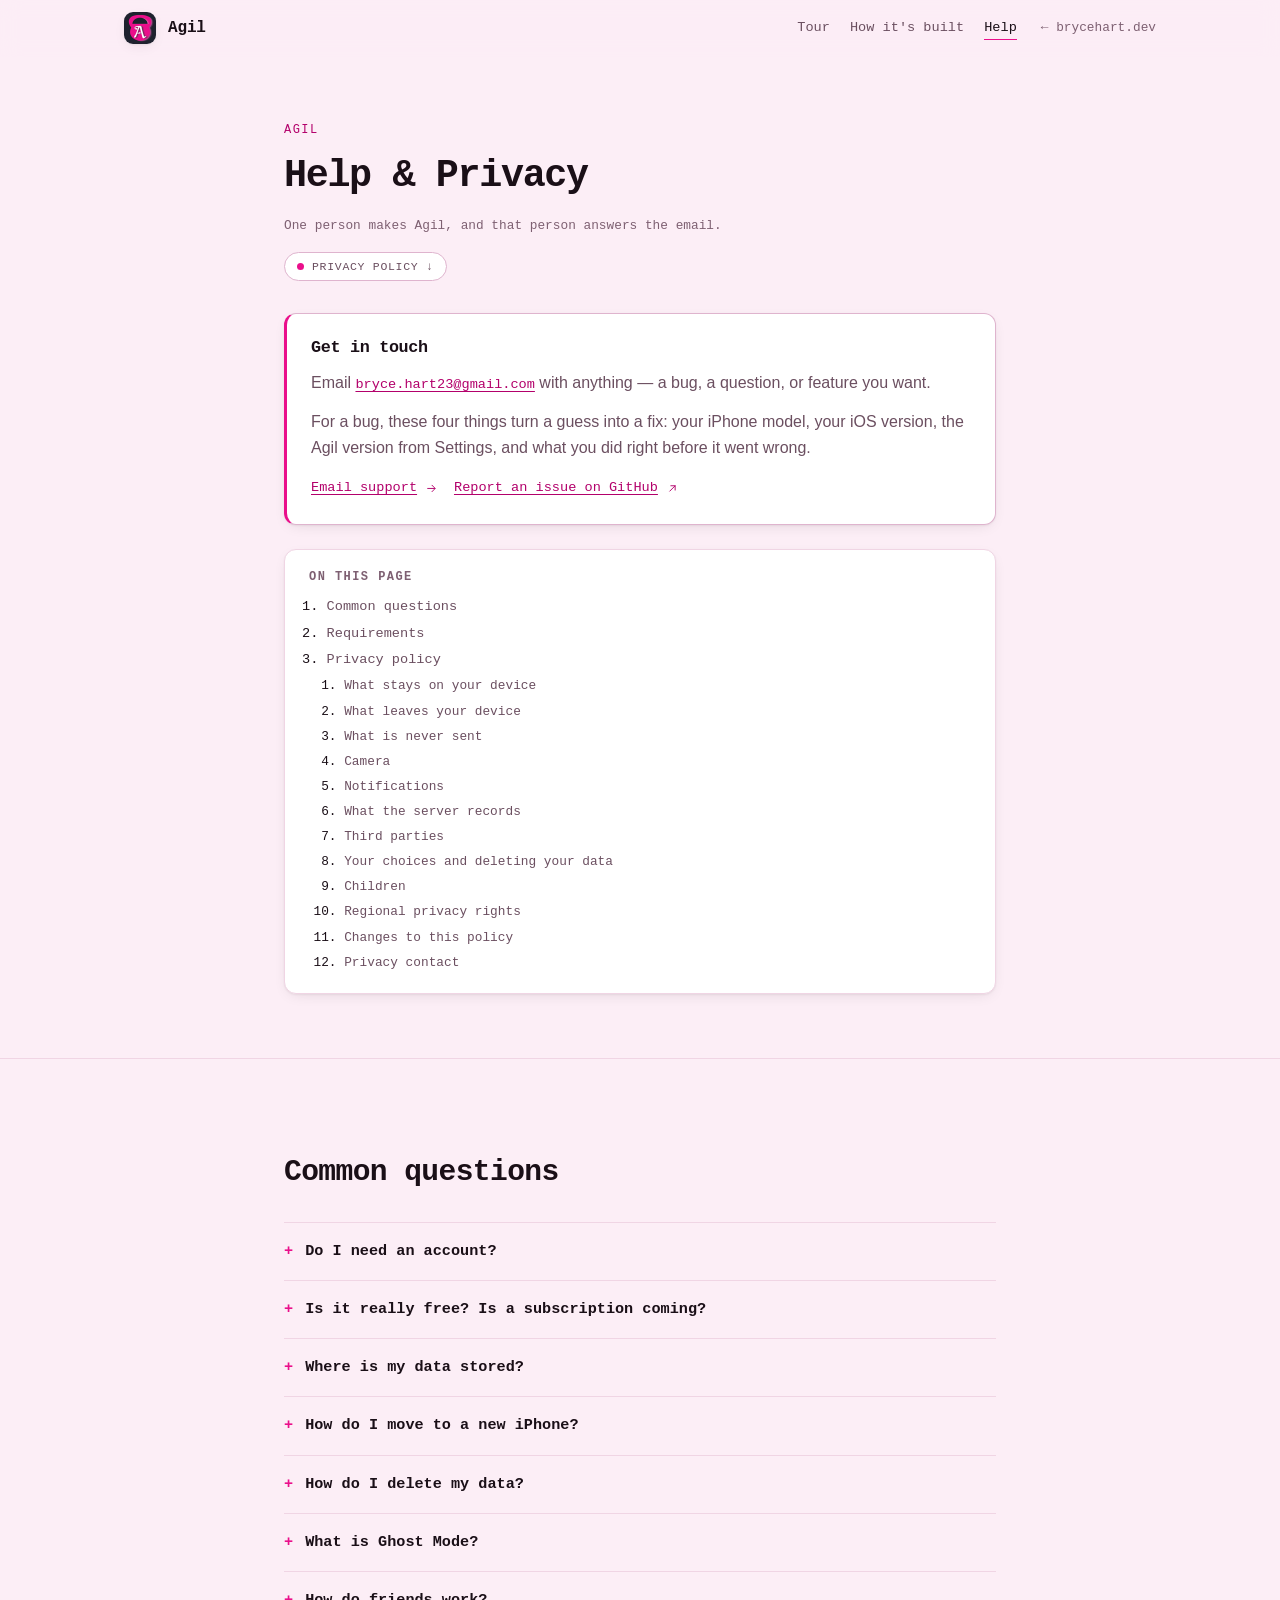
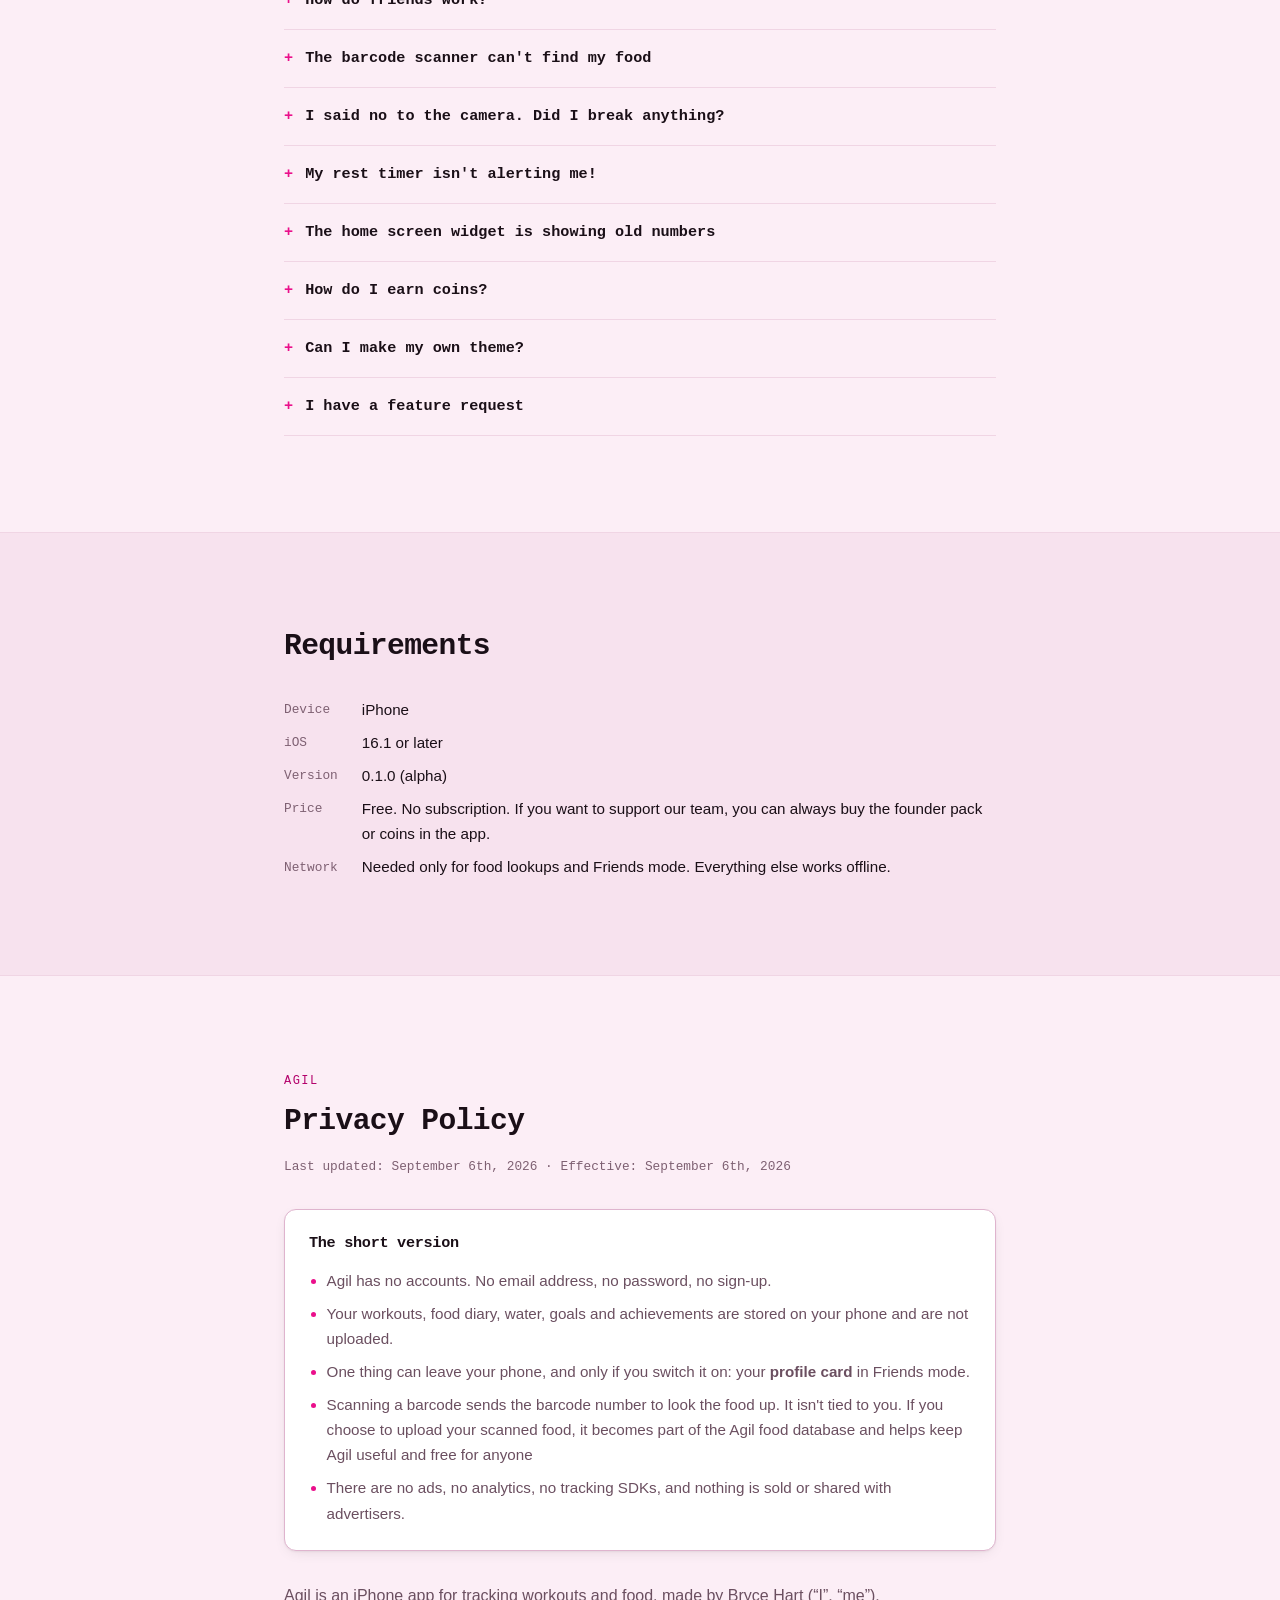
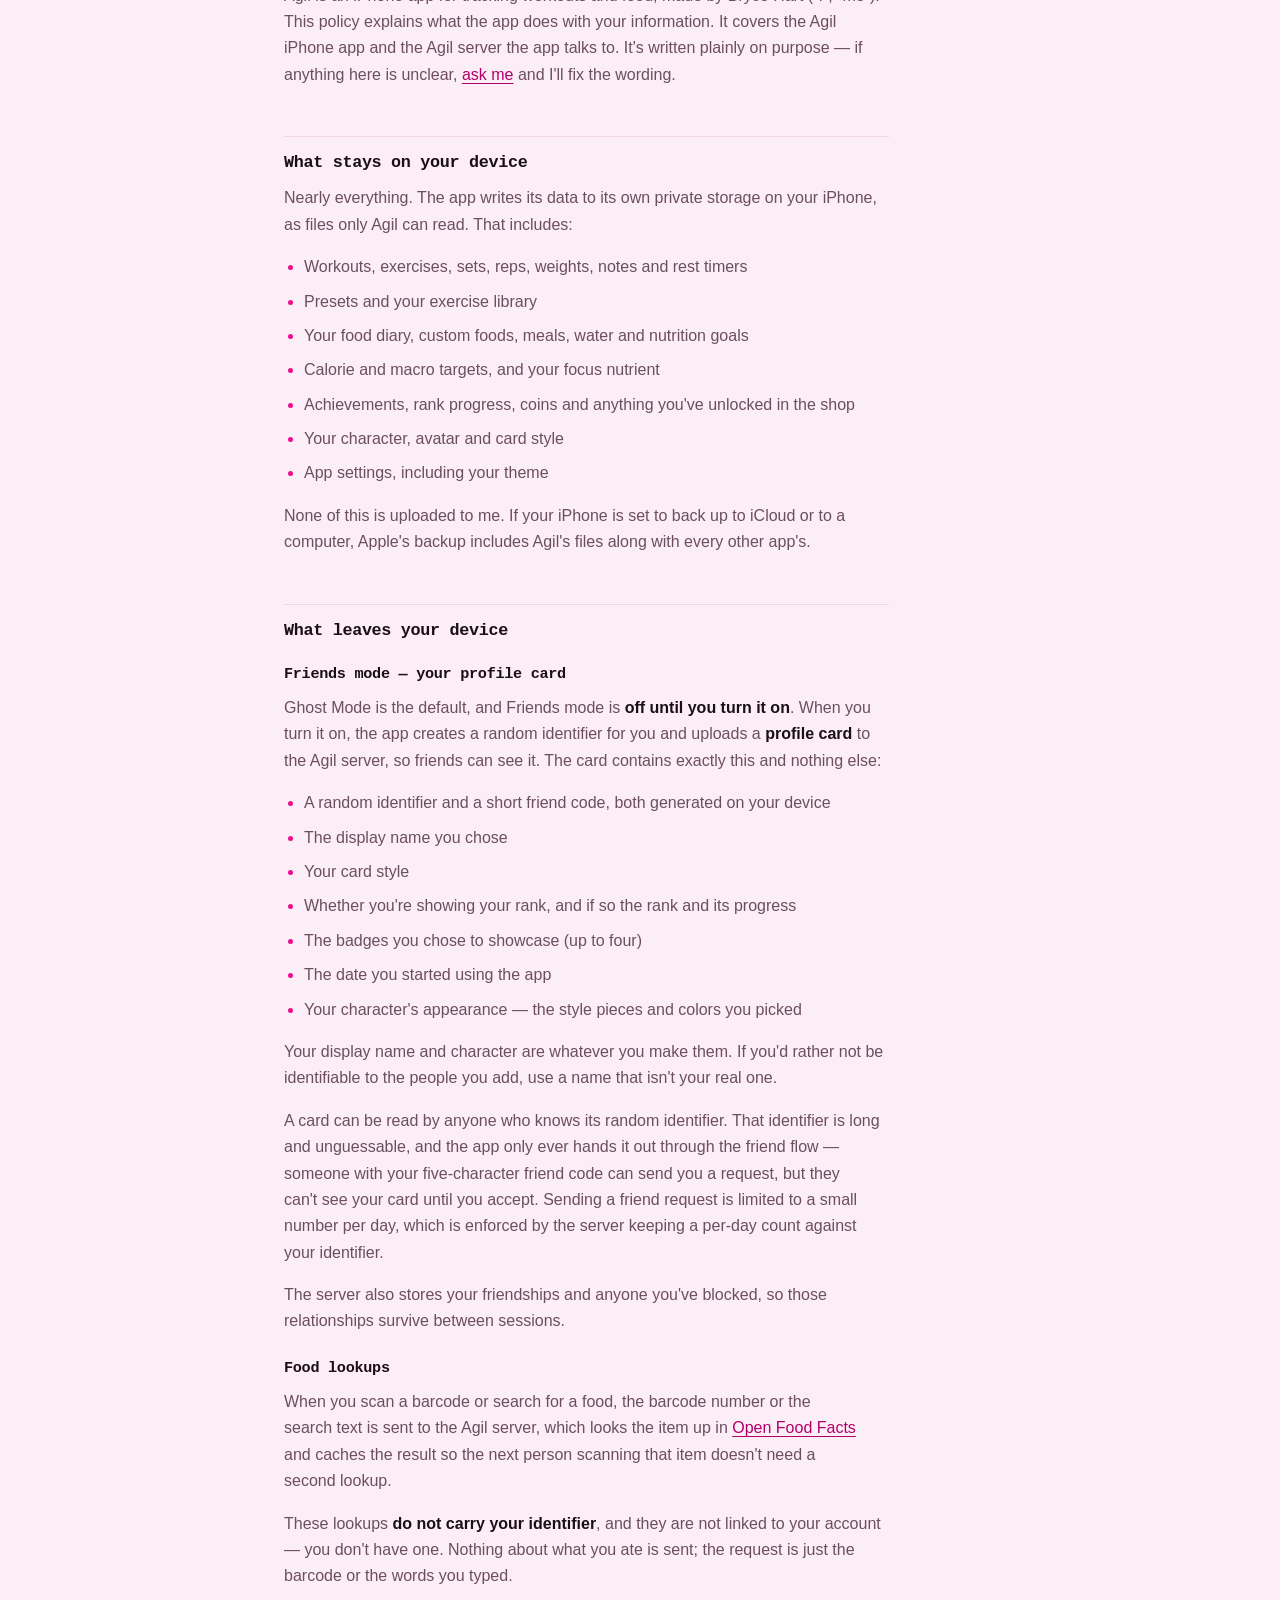
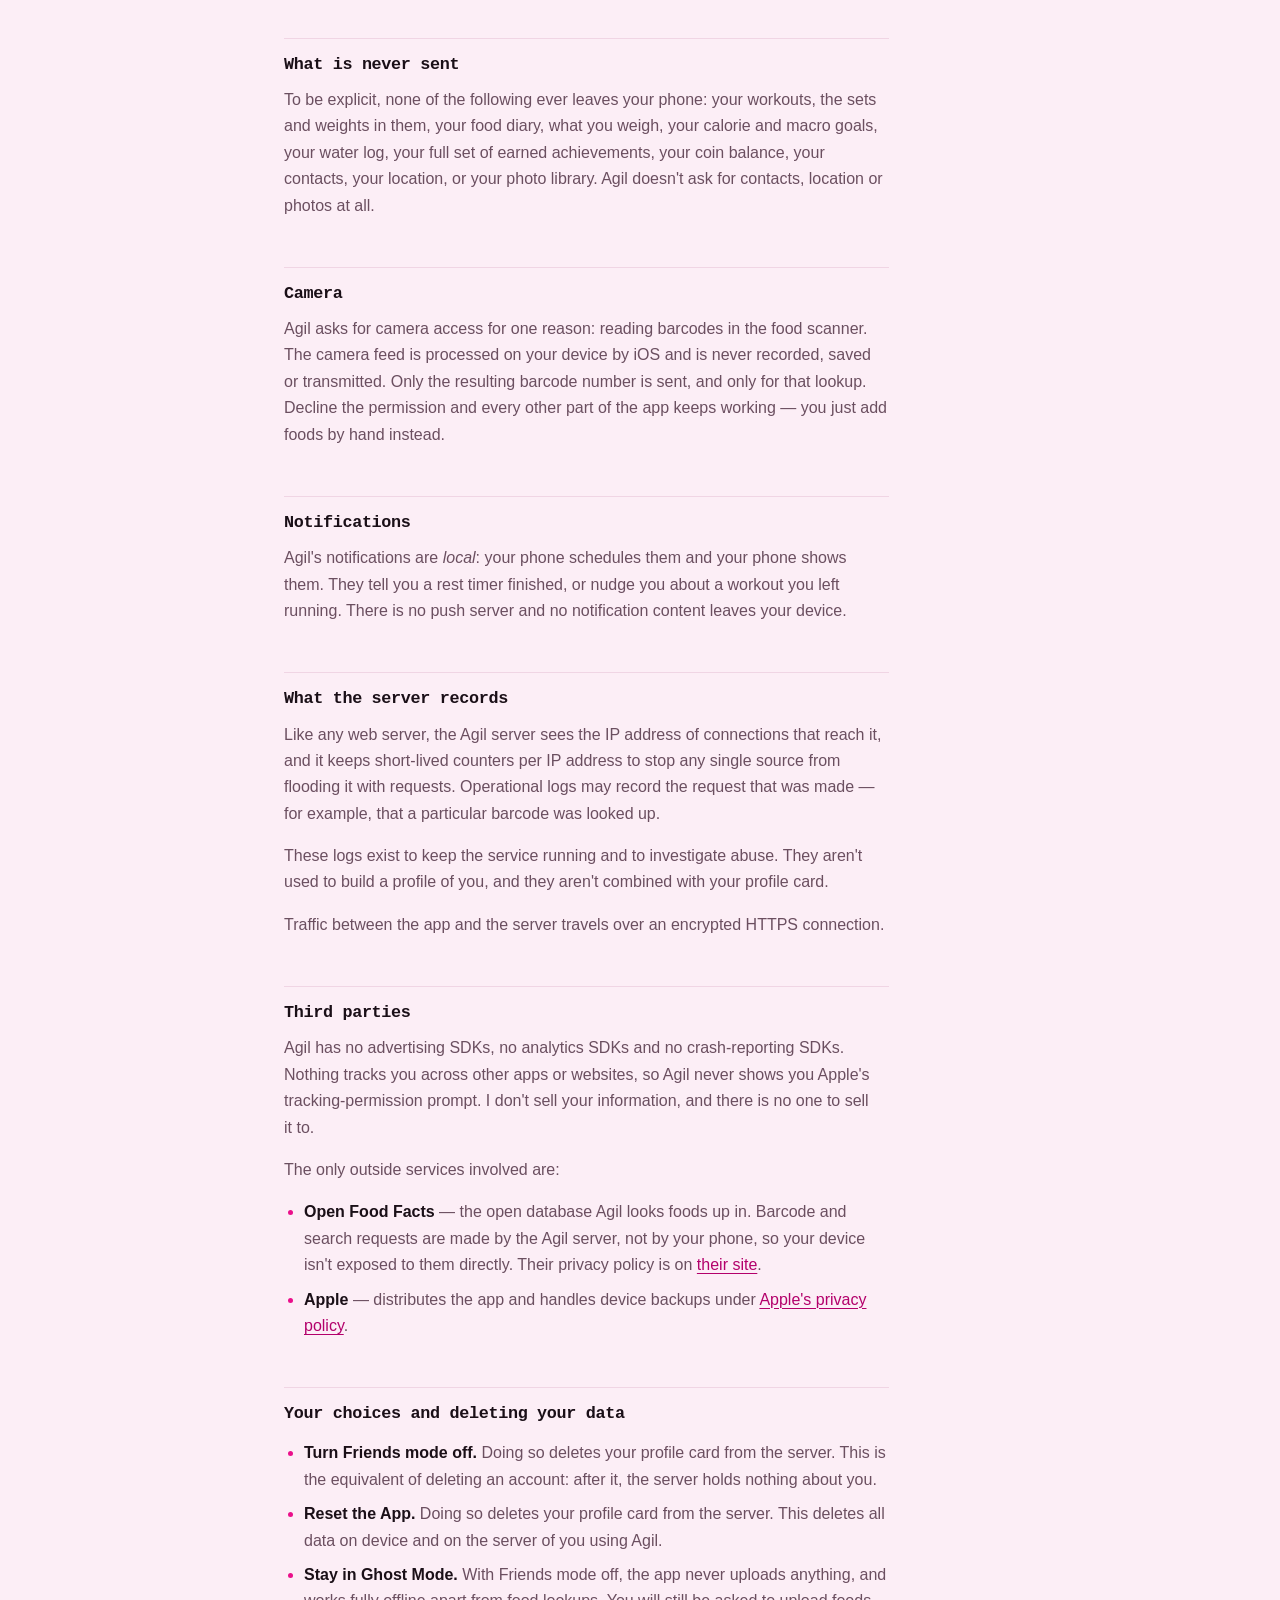
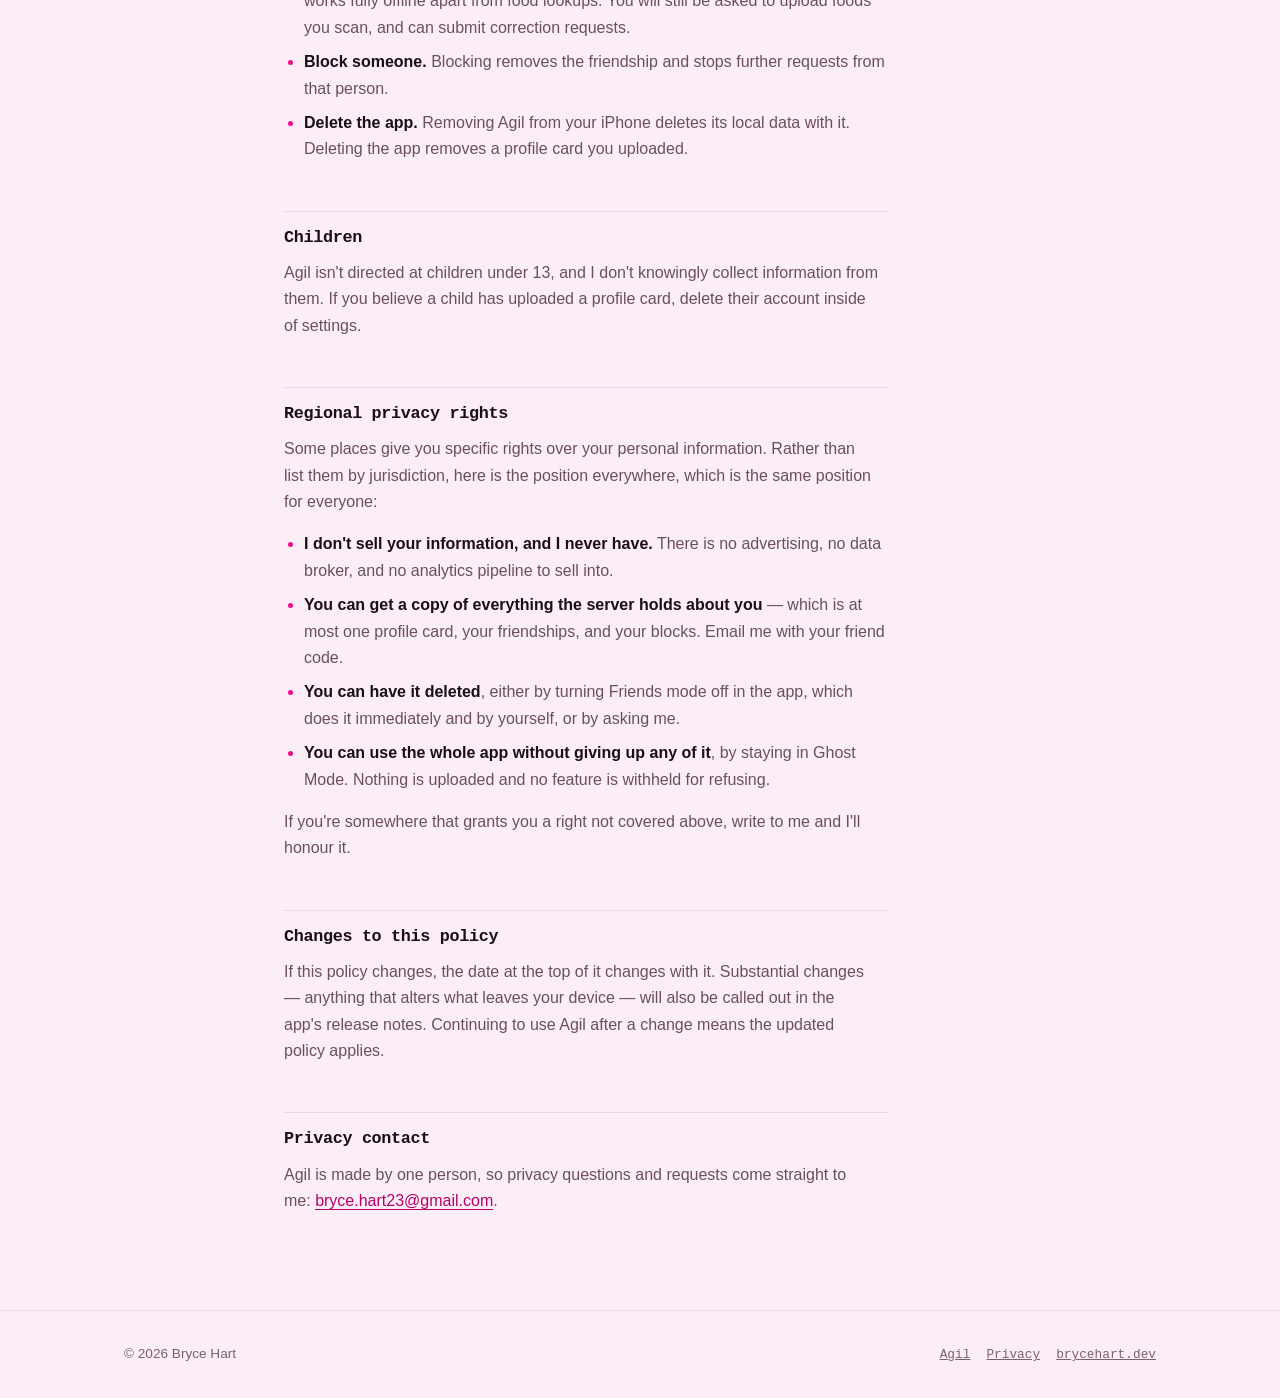
<file: agil/help/index.html>
<!DOCTYPE html>
<html lang="en">
<head>
<meta charset="utf-8">
<meta name="viewport" content="width=device-width, initial-scale=1">

<title>Help &amp; Privacy — Agil</title>
<meta name="description" content="Get help with Agil, read the answers to common questions, and read the full privacy policy — what Agil stores, what leaves your phone, and what it never touches.">
<meta name="author" content="Bryce Hart">

<!-- ==========================================================================
     THIS PAGE IS BOTH App Store Connect URLs.

       Support URL         https://<domain>/agil/help/
       Privacy Policy URL  https://<domain>/agil/help/#privacy

     Use the #privacy fragment for the policy field so a reviewer lands on the
     policy heading rather than on the FAQ. agil.css sets scroll-padding-top,
     so the sticky header won't cover the heading it jumps to.

     Once a build has been submitted carrying these URLs, treat both paths as
     permanent — do not rename this directory or change the #privacy id.
     TODO: set the real domain here and in og:url before submitting.
     ========================================================================== -->
<link rel="canonical" href="https://brycehart.dev/agil/help/">

<meta property="og:type" content="article">
<meta property="og:title" content="Help &amp; Privacy — Agil">
<meta property="og:description" content="Support, common questions, and the full Agil privacy policy.">
<meta property="og:url" content="https://brycehart.dev/agil/help/">

<link rel="icon" href="../../assets/agil/agil-icon-64.png" type="image/png">
<link rel="stylesheet" href="../agil.css">

<meta name="theme-color" content="#FCEEF6" media="(prefers-color-scheme: light)">
<meta name="theme-color" content="#130810" media="(prefers-color-scheme: dark)">
</head>

<body>
<a class="skip-link" href="#main">Skip to content</a>

<header class="site-header">
  <nav class="nav" aria-label="Primary">
    <a class="nav__brand" href="../">
      <img class="nav__mark" src="../../assets/agil/agil-icon-64.png" alt="" width="32" height="32">
      <span>Agil</span>
    </a>

    <ul class="nav__links">
      <li><a href="../#tour">Tour</a></li>
      <li><a href="../#built">How it's built</a></li>
      <li><a href="./" aria-current="page">Help</a></li>
    </ul>

    <a class="nav__home" href="../../">&larr; brycehart.dev</a>
  </nav>
</header>

<main id="main">

  <section class="page-head">
    <div class="wrap wrap--narrow">
      <p class="eyebrow">Agil</p>
      <h1 class="page-head__title">Help &amp; Privacy</h1>
      <p class="page-head__meta">
        One person makes Agil, and that person answers the email.
      </p>
      <p style="margin-top: var(--sp-4);">
        <a class="pill" href="#privacy" style="text-decoration: none;">
          <span class="pill__dot" aria-hidden="true"></span>
          Privacy policy &darr;
        </a>
      </p>
    </div>
  </section>


  <!-- ============================================================
       CONTACT — above the table of contents, because it's why
       humans arrive on this page.
       ============================================================ -->
  <section class="section section--tight" style="border-top: 0; padding-top: 0;" id="contact">
    <div class="wrap wrap--narrow">
      <div class="callout">
        <h2 class="callout__title">Get in touch</h2>
        <p>
          Email <a class="link" href="mailto:bryce.hart23@gmail.com">bryce.hart23@gmail.com</a>
          with anything &mdash; a bug, a question, or feature you want.
          <!-- TODO: set an honest expectation here, e.g. "I usually reply within a
               couple of days." Don't promise a window you won't hit — Apple's
               reviewers do email the support address sometimes, and users notice. -->
        </p>
        <p>
          For a bug, these four things turn a guess into a fix: your iPhone model, your
          iOS version, the Agil version from Settings, and what you did right before it
          went wrong.
        </p>
        <div class="card__links">
          <a class="link" href="mailto:bryce.hart23@gmail.com">
            Email support
            <svg viewBox="0 0 24 24" aria-hidden="true" focusable="false"><path d="M5 12h13M13 6l6 6-6 6"/></svg>
          </a>
          <a class="link" href="https://github.com/Bryce-Hart1/Agil_app/issues">
            Report an issue on GitHub
            <svg viewBox="0 0 24 24" aria-hidden="true" focusable="false"><path d="M7 17 17 7M9 7h8v8"/></svg>
          </a>
        </div>
      </div>

      <nav class="toc" aria-label="On this page" style="margin-top: 1.5rem;">
        <h2>On this page</h2>
        <ol>
          <li><a href="#faq">Common questions</a></li>
          <li><a href="#requirements">Requirements</a></li>
          <li>
            <a href="#privacy">Privacy policy</a>
            <ol>
              <li><a href="#on-device">What stays on your device</a></li>
              <li><a href="#leaves">What leaves your device</a></li>
              <li><a href="#never">What is never sent</a></li>
              <li><a href="#camera">Camera</a></li>
              <li><a href="#notifications">Notifications</a></li>
              <li><a href="#server">What the server records</a></li>
              <li><a href="#third-parties">Third parties</a></li>
              <li><a href="#choices">Your choices and deleting your data</a></li>
              <li><a href="#children">Children</a></li>
              <li><a href="#rights">Regional privacy rights</a></li>
              <li><a href="#changes">Changes to this policy</a></li>
              <li><a href="#privacy-contact">Privacy contact</a></li>
            </ol>
          </li>
        </ol>
      </nav>
    </div>
  </section>


  <!-- ============================================================
       Q&A — <details> so it's skimmable, but every answer is in the
       page for Ctrl-F and for search engines.
       ============================================================ -->
  <section class="section" id="faq">
    <div class="wrap wrap--narrow">
      <header class="section__head">
        <h2 class="section__title">Common questions</h2>
      </header>

      <div class="qa">

        <details>
          <summary>Do I need an account?</summary>
          <p>
            No. There's no sign-up, no email address and no password. Open the app and
            start logging. 
          </p>
        </details>

        <details>
          <summary>Is it really free? Is a subscription coming?</summary>
          <p>
            It's free, and every feature is available from the first launch. There's no
            subscription and no features locked behind a paywall. The only thing to buy 
            are cosmetic, and these are to insure that Agil can remain subscription free
            for everyone. 
          </p>
        </details>

        <details>
          <summary>Where is my data stored?</summary>
          <p>
            In the app's own storage on your iPhone. Workouts, food, water, goals,
            achievements and settings never leave the device. The one exception is
            leaving Ghost Mode to use Friends, which uploads a profile card and your profile,
            but its only ever data you choose to share. 
             The <a href="#privacy">privacy policy</a> below
            lists exactly what that card contains.
          </p>
        </details>

        <details>
          <summary>How do I move to a new iPhone?</summary>
          <p>
            Agil's data is included in your iPhone backup, so restoring a backup onto
            the new phone, or using direct device-to-device transfer during setup
            &mdash; brings your history with it. Set the new phone up as a restore
            rather than as a new device, and Agil will be where you left it.
          </p>
          <!-- TODO: confirm this on real hardware before release, and if you later add
               an export/import file, say so here — it's the answer people want. -->
          <p>
            There's no cloud sync yet, so two phones won't share one history.
          </p>
        </details>

        <details>
          <summary>How do I delete my data?</summary>
          <p>
            Turning Friends mode off deletes your profile card from the server. That is
            the full extent of what the server ever holds, so it's the equivalent of
            deleting an account. Doing this action is reversible, but not immediately.
            We recommend only turning off friends mode if its something you have truly 
            considered. You can also remove your data by scrolling to the bottom of settings 
            and clicking "reset Agil"
          </p>
          <p>
            Deleting the app from your iPhone removes everything stored locally. If 
            you would like to insure your data is deleted, reset Agil.
          </p>
        </details>

        <details>
          <summary>What is Ghost Mode?</summary>
          <p>
            It's the default, and it means everything stays on this device. Nothing is
            uploaded, and Friends is switched off. Private, fast, and yours alone.
          </p>
          <p>
            Turning it off enables Friends, which shares only your profile card:
            display name, card style, equipped rank and featured badges. You can
            still access the shared database and upload to it if you would like.
          </p>
        </details>

        <details>
          <summary>How do friends work?</summary>
          <p>
            Turn on Friends mode, and the app gives you a five-character friend code.
            Share it with someone and they can send you a request; nothing is shared
            until you accept. Once you're friends you can see each other's profile
            cards, display name, icon, card style, showcased badges and rank
            if you're showing it. From here, you can share workouts, recipes, 
            or exercises.
          </p>
          <p>
            You can block someone, which removes the friendship and stops further
            requests. There's a daily cap on how many requests you can send, which
            exists to stop people guessing codes at scale.
          </p>
        </details>

        <details>
          <summary>The barcode scanner can't find my food</summary>
          <p>
            Food data comes from Open Food Facts, which is community-maintained, so
            regional and store-brand items are sometimes missing. When a scan comes up
            empty, add the food by hand and it goes into your own library and it'll
            be there next time.
          </p>
          <p>
            If the scanner never finds anything at all, check that Agil has camera
            access in Settings &rarr; Privacy &amp; Security &rarr; Camera, and that
            the barcode is lit well enough to read.
          </p>
        </details>

        <details>
          <summary>I said no to the camera. Did I break anything?</summary>
          <p>
            No. Declining the camera only turns off barcode scanning; every other part
            of the app works normally, and you can add foods manually. If you change
            your mind, turn it back on in Settings &rarr; Agil &rarr; Camera.
          </p>
        </details>

        <details>
          <summary>My rest timer isn't alerting me!</summary>
          <p>
            The rest-timer alert and the &ldquo;workout still running&rdquo; nudge are
            local notifications, so they need notification permission. Check Settings
            &rarr; Agil &rarr; Notifications, and make sure the phone isn't in a Focus
            mode that's silencing them.
          </p>
        </details>

        <details>
          <summary>The home screen widget is showing old numbers</summary>
          <p>
            The widget reads the numbers the app last wrote, and iOS decides when to
            redraw it. Opening Agil refreshes it. If it stays stale for a long time,
            removing the widget and adding it again forces a rebuild.
          </p>
        </details>

        <details>
          <summary>How do I earn coins?</summary>
          <p>
            By training and logging consistently. Every distinct day you train in a week
            climbs a ladder: 10, 20, 40, 80, up to 100 coins. Using the app, earning achievements
            by tracking food, lifting, are all ways to earn coins. You can also buy them directly 
            in the shop.
          </p>
          <p>
            Coins buy themes, card styles and avatars in the shop, and the featured
            selection changes day to day. Nothing in there affects tracking,
            it's all appearance.
          </p>
        </details>

        <details>
          <summary>Can I make my own theme?</summary>
          <p>
            No. Agil has 6 themes that you can use, crafted by our small team. 
          </p>
        </details>

        <details>
          <summary>I have a feature request</summary>
          <p>
            Send it. Agil is early and the roadmap isn't fixed: a lot of what's
            in it started as somebody's annoyance with another app.
            <a href="mailto:bryce.hart23@gmail.com">Email me</a> or
            <a href="https://github.com/Bryce-Hart1/Agil_app/issues">open an issue</a>.
          </p>
        </details>

      </div>
    </div>
  </section>


  <!-- ============================================================
       REQUIREMENTS
       ============================================================ -->
  <section class="section section--alt" id="requirements">
    <div class="wrap wrap--narrow">
      <header class="section__head">
        <h2 class="section__title">Requirements</h2>
      </header>

      <dl class="facts">
        <dt>Device</dt>
        <dd>iPhone</dd>

        <dt>iOS</dt>
        <dd>16.1 or later</dd>

        <dt>Version</dt>
        <!-- TODO: keep this in step with MARKETING_VERSION in project.yml. -->
        <dd>0.1.0 (alpha)</dd>

        <dt>Price</dt>
        <dd>Free. No subscription. If you want to support our team, you can always buy the founder pack or 
          coins in the app.</dd>

        <dt>Network</dt>
        <dd>Needed only for food lookups and Friends mode. Everything else works offline.</dd>
      </dl>
    </div>
  </section>


  <!-- ============================================================
       PRIVACY POLICY — the App Store Connect Privacy Policy URL points
       at #privacy, so this heading is the landing point. Everything
       from here down is the policy; headings are h3 because the policy
       is a section of this document rather than its own page.
       ============================================================ -->
  <section class="section" id="privacy">
    <div class="wrap wrap--narrow">

      <header class="section__head">
        <p class="eyebrow">Agil</p>
        <h2 class="section__title">Privacy Policy</h2>
        <p class="page-head__meta">
          <!-- TODO: bump both dates whenever this policy changes in a way that matters. -->
          Last updated: September 6th, 2026 &middot; Effective: September 6th, 2026
        </p>
      </header>

      <div class="summary">
        <h2>The short version</h2>
        <ul>
          <li>Agil has no accounts. No email address, no password, no sign-up.</li>
          <li>Your workouts, food diary, water, goals and achievements are stored on
              your phone and are not uploaded.</li>
          <li>One thing can leave your phone, and only if you switch it on: your
              <strong>profile card</strong> in Friends mode.</li>
          <li>Scanning a barcode sends the barcode number to look the food up. It isn't
              tied to you. If you choose to upload your scanned food, it becomes part
              of the Agil food database and helps keep Agil useful and free for anyone</li>
          <li>There are no ads, no analytics, no tracking SDKs, and nothing is sold or
              shared with advertisers.</li>
        </ul>
      </div>

      <div class="prose prose--policy" style="margin-top: 2rem;">

        <p>
          Agil is an iPhone app for tracking workouts and food, made by Bryce Hart
          <!-- TODO: if you ever incorporate, put the legal entity name here instead. -->
          (&ldquo;I&rdquo;, &ldquo;me&rdquo;). This policy explains what the app does
          with your information. It covers the Agil iPhone app and the Agil server the
          app talks to. It's written plainly on purpose &mdash; if anything here is
          unclear, <a href="mailto:bryce.hart23@gmail.com">ask me</a> and I'll fix the
          wording.
        </p>

        <h3 id="on-device">What stays on your device</h3>
        <p>
          Nearly everything. The app writes its data to its own private storage on your
          iPhone, as files only Agil can read. That includes:
        </p>
        <ul>
          <li>Workouts, exercises, sets, reps, weights, notes and rest timers</li>
          <li>Presets and your exercise library</li>
          <li>Your food diary, custom foods, meals, water and nutrition goals</li>
          <li>Calorie and macro targets, and your focus nutrient</li>
          <li>Achievements, rank progress, coins and anything you've unlocked in the shop</li>
          <li>Your character, avatar and card style</li>
          <li>App settings, including your theme</li>
        </ul>
        <p>
          None of this is uploaded to me. If your iPhone is set to back up to iCloud or
          to a computer, Apple's backup includes Agil's files along with every other
          app's. 
        </p>

        <h3 id="leaves">What leaves your device</h3>

        <h4>Friends mode &mdash; your profile card</h4>
        <p>
          Ghost Mode is the default, and Friends mode is
          <strong>off until you turn it on</strong>. When you turn it on, the app
          creates a random identifier for you and uploads a
          <strong>profile card</strong> to the Agil server, so friends can see it. The
          card contains exactly this and nothing else:
        </p>
        <ul>
          <li>A random identifier and a short friend code, both generated on your device</li>
          <li>The display name you chose</li>
          <li>Your card style</li>
          <li>Whether you're showing your rank, and if so the rank and its progress</li>
          <li>The badges you chose to showcase (up to four)</li>
          <li>The date you started using the app</li>
          <li>Your character's appearance &mdash; the style pieces and colors you picked</li>
        </ul>
        <p>
          Your display name and character are whatever you make them. If you'd rather
          not be identifiable to the people you add, use a name that isn't your real one.
        </p>
        <p>
          A card can be read by anyone who knows its random identifier. That identifier
          is long and unguessable, and the app only ever hands it out through the friend
          flow &mdash; someone with your five-character friend code can send you a
          request, but they can't see your card until you accept. Sending a friend
          request is limited to a small number per day, which is enforced by the server
          keeping a per-day count against your identifier.
        </p>
        <p>
          The server also stores your friendships and anyone you've blocked, so those
          relationships survive between sessions.
        </p>

        <h4>Food lookups</h4>
        <p>
          When you scan a barcode or search for a food, the barcode number or the search
          text is sent to the Agil server, which looks the item up in
          <a href="https://world.openfoodfacts.org/">Open Food Facts</a> and caches the
          result so the next person scanning that item doesn't need a second lookup.
        </p>
        <p>
          These lookups <strong>do not carry your identifier</strong>, and they are not
          linked to your account &mdash; you don't have one. Nothing about what you ate
          is sent; the request is just the barcode or the words you typed.
        </p>

        <h3 id="never">What is never sent</h3>
        <p>
          To be explicit, none of the following ever leaves your phone: your workouts,
          the sets and weights in them, your food diary, what you weigh, your calorie
          and macro goals, your water log, your full set of earned achievements, your
          coin balance, your contacts, your location, or your photo library. Agil doesn't
          ask for contacts, location or photos at all.
        </p>

        <h3 id="camera">Camera</h3>
        <p>
          Agil asks for camera access for one reason: reading barcodes in the food
          scanner. The camera feed is processed on your device by iOS and is never
          recorded, saved or transmitted. Only the resulting barcode number is sent, and
          only for that lookup. Decline the permission and every other part of the app
          keeps working &mdash; you just add foods by hand instead.
        </p>

        <h3 id="notifications">Notifications</h3>
        <p>
          Agil's notifications are <em>local</em>: your phone schedules them and your
          phone shows them. They tell you a rest timer finished, or nudge you about a
          workout you left running. There is no push server and no notification content
          leaves your device.
        </p>

        <h3 id="server">What the server records</h3>
        <p>
          Like any web server, the Agil server sees the IP address of connections that
          reach it, and it keeps short-lived counters per IP address to stop any single
          source from flooding it with requests. Operational logs may record the request
          that was made &mdash; for example, that a particular barcode was looked up.
        </p>
        <p>
          <!-- TODO: fill in your actual log retention once the production host is set up
               (how long request logs are kept, and whether the reverse proxy keeps its
               own access logs). Apple doesn't require a number here, but saying one and
               being wrong is worse than saying none. Delete this comment when done. -->
          These logs exist to keep the service running and to investigate abuse. They
          aren't used to build a profile of you, and they aren't combined with your
          profile card.
        </p>
        <p>
          Traffic between the app and the server travels over an encrypted HTTPS
          connection.
          <!-- ⚠️ RELEASE BLOCKER — CARRIED FORWARD FROM THE OLD PRIVACY PAGE, DO NOT DROP.
               This sentence is a promise, and the backend serves plain HTTP today (see
               agil_backend/security.md item 1 and the ATS exceptions in project.yml).
               TLS must be terminated in front of the service and the Release
               AGIL_BACKEND_BASE_URL must point at the HTTPS host BEFORE this page is
               published or a build is submitted. -->
        </p>

        <h3 id="third-parties">Third parties</h3>
        <p>
          Agil has no advertising SDKs, no analytics SDKs and no crash-reporting SDKs.
          Nothing tracks you across other apps or websites, so Agil never shows you
          Apple's tracking-permission prompt. I don't sell your information, and there
          is no one to sell it to.
        </p>
        <p>The only outside services involved are:</p>
        <ul>
          <li>
            <strong>Open Food Facts</strong> &mdash; the open database Agil looks foods
            up in. Barcode and search requests are made by the Agil server, not by your
            phone, so your device isn't exposed to them directly. Their privacy policy
            is on <a href="https://world.openfoodfacts.org/">their site</a>.
          </li>
          <li>
            <strong>Apple</strong> &mdash; distributes the app and handles device
            backups under
            <a href="https://www.apple.com/legal/privacy/">Apple's privacy policy</a>.
          </li>
          <!-- TODO — ADD A THIRD BULLET NAMING YOUR HOST BEFORE YOU SUBMIT.
               The old page rendered the literal words "TODO: hosting provider" to
               visitors, so it has been removed rather than left visible. The list above
               is accurate while the backend runs only on localhost and your LAN. The
               moment it is deployed somewhere, whoever runs that hardware is a data
               processor and belongs here. If you self-host, say so plainly — "the
               server runs on hardware I own" reads better than a vendor name. -->
        </ul>

        <h3 id="choices">Your choices and deleting your data</h3>
        <ul>
          <li>
            <strong>Turn Friends mode off.</strong> Doing so deletes your profile card
            from the server. This is the equivalent of deleting an account: after it,
            the server holds nothing about you.
          </li>
          <li>
            <strong>Reset the App.</strong> Doing so deletes your profile card
            from the server. This deletes all data on device and on the server 
            of you using Agil.
          </li>
          <li>
            <strong>Stay in Ghost Mode.</strong> With Friends mode off, the app never
            uploads anything, and works fully offline apart from food lookups. You
            will still be asked to upload foods you scan, and can submit correction
            requests.
          </li>
          <li>
            <strong>Block someone.</strong> Blocking removes the friendship and stops
            further requests from that person.
          </li>
          <li>
            <strong>Delete the app.</strong> Removing Agil from your iPhone deletes its
            local data with it. Deleting the app removes a profile card you uploaded.
          </li>
        </ul>

        <h3 id="children">Children</h3>
        <p>
          Agil isn't directed at children under 13, and I don't knowingly collect
          information from them. If you believe a child has uploaded a profile card,
          delete their account inside of settings.
        </p>

        <h3 id="rights">Regional privacy rights</h3>
        <!-- TODO — REVIEW THIS SECTION AGAINST WHERE YOU ACTUALLY DISTRIBUTE.
             The old page rendered the literal word "TODO" here as body copy, so it has
             been replaced with the baseline below, which is true in every region and
             claims no jurisdiction. Before submitting, check App Store Connect →
             Pricing and Availability and decide:
               • Selling into the EU/UK pulls in the GDPR. You would then name a lawful
                 basis (consent for the profile card, legitimate interest for the abuse
                 limits), a retention period, and a contact for requests.
               • California pulls in the CCPA/CPRA, which mostly turns on "do you sell
                 personal information" — you don't, and the section below says so.
               • Limiting an alpha to the US is a legitimate choice. If you do that, say
                 so here rather than implying worldwide coverage.
             Whatever you choose, it has to be true of what the app actually does. -->
        <p>
          Some places give you specific rights over your personal information. Rather
          than list them by jurisdiction, here is the position everywhere, which is the
          same position for everyone:
        </p>
        <ul>
          <li>
            <strong>I don't sell your information, and I never have.</strong> There is
            no advertising, no data broker, and no analytics pipeline to sell into.
          </li>
          <li>
            <strong>You can get a copy of everything the server holds about you</strong>
            &mdash; which is at most one profile card, your friendships, and your blocks.
            Email me with your friend code.
          </li>
          <li>
            <strong>You can have it deleted</strong>, either by turning Friends mode off
            in the app, which does it immediately and by yourself, or by asking me.
          </li>
          <li>
            <strong>You can use the whole app without giving up any of it</strong>, by
            staying in Ghost Mode. Nothing is uploaded and no feature is withheld for
            refusing.
          </li>
        </ul>
        <p>
          If you're somewhere that grants you a right not covered above, write to me and
          I'll honour it.
        </p>

        <h3 id="changes">Changes to this policy</h3>
        <p>
          If this policy changes, the date at the top of it changes with it. Substantial
          changes &mdash; anything that alters what leaves your device &mdash; will also
          be called out in the app's release notes. Continuing to use Agil after a
          change means the updated policy applies.
        </p>

        <h3 id="privacy-contact">Privacy contact</h3>
        <p>
          Agil is made by one person, so privacy questions and requests come straight to
          me: <a href="mailto:bryce.hart23@gmail.com">bryce.hart23@gmail.com</a>.
          <!-- TODO: some jurisdictions expect a postal address for privacy requests.
               Add one here if you decide to serve those regions. -->
        </p>

      </div>
    </div>
  </section>

</main>

<footer class="site-footer">
  <div class="wrap">
    <p>&copy; <span data-year>2026</span> Bryce Hart</p>
    <ul class="site-footer__links">
      <li><a href="../">Agil</a></li>
      <li><a href="#privacy">Privacy</a></li>
      <li><a href="../../">brycehart.dev</a></li>
    </ul>
  </div>
</footer>

<!-- This page never loads the animation engine. It is the URL App Review opens,
     often on a throttled connection, and it has nothing to animate. -->
<script src="../agil.js" defer></script>
</body>
</html>
</file>
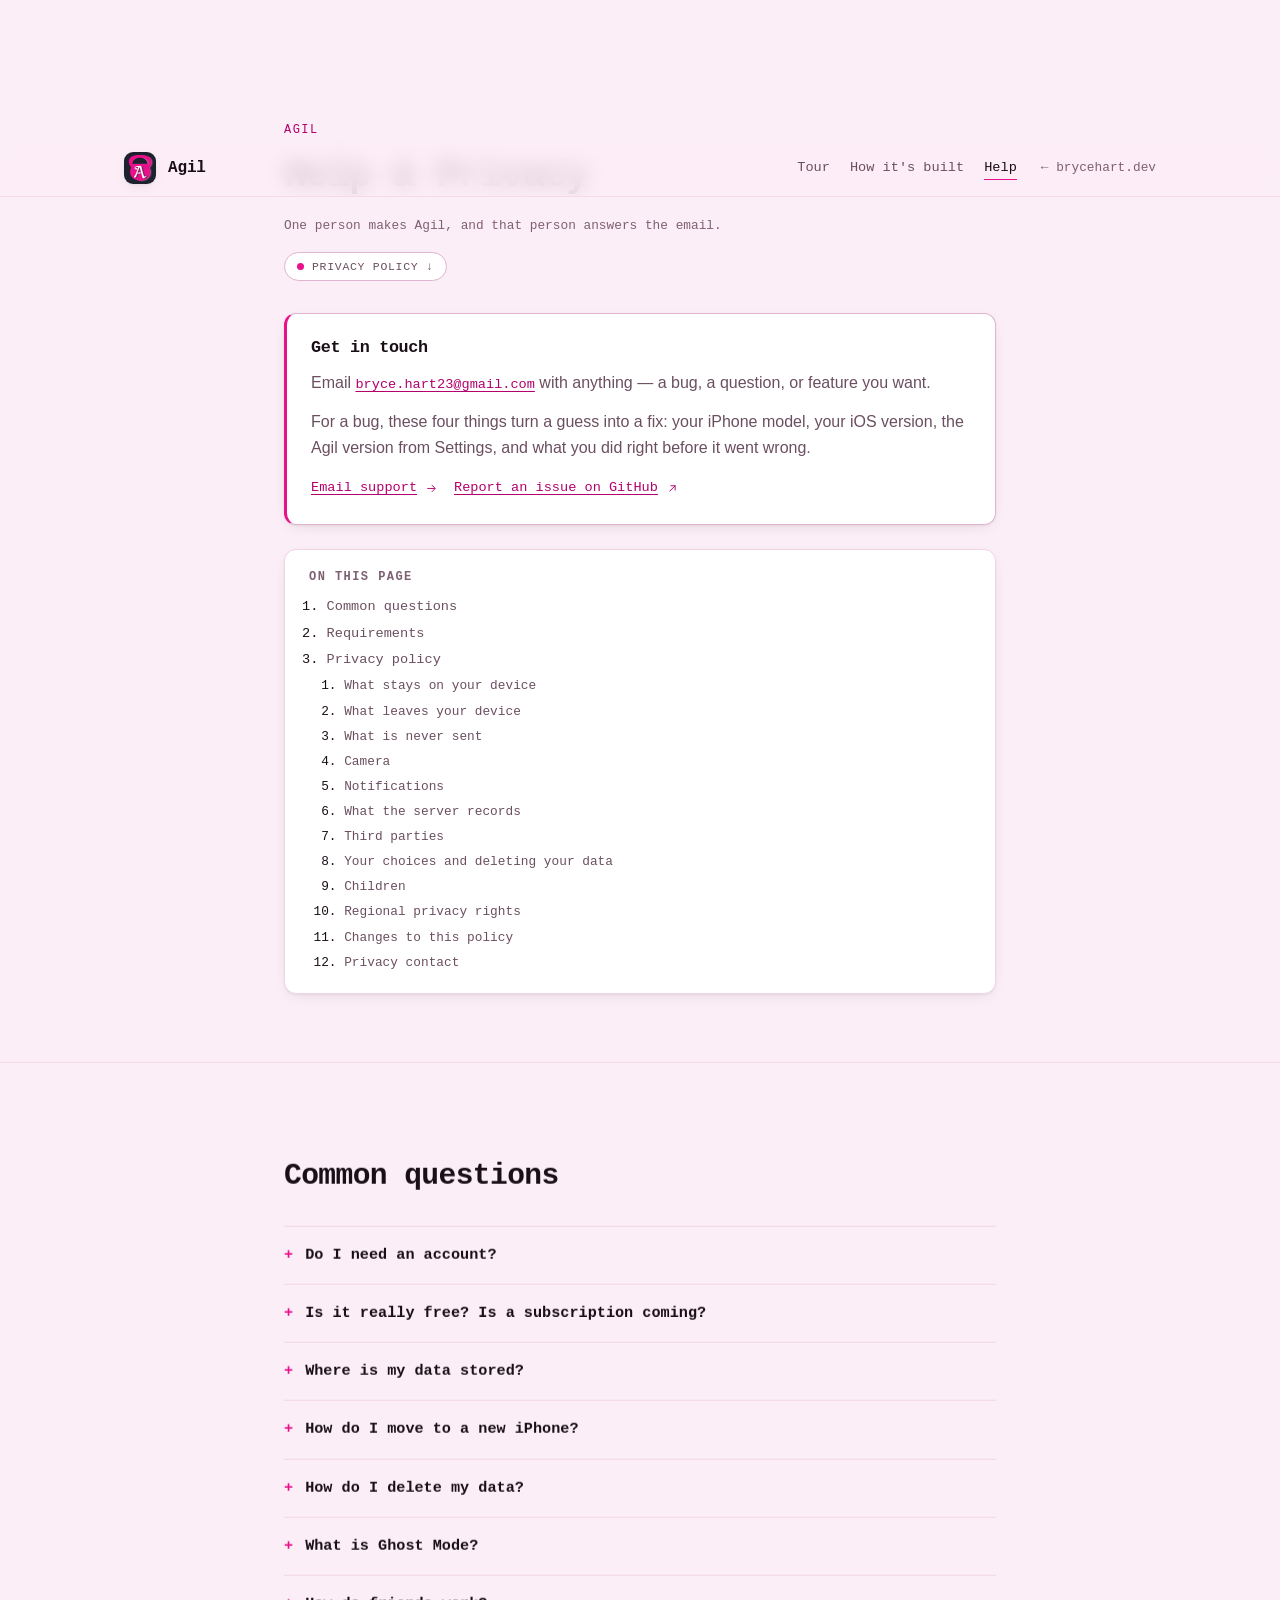
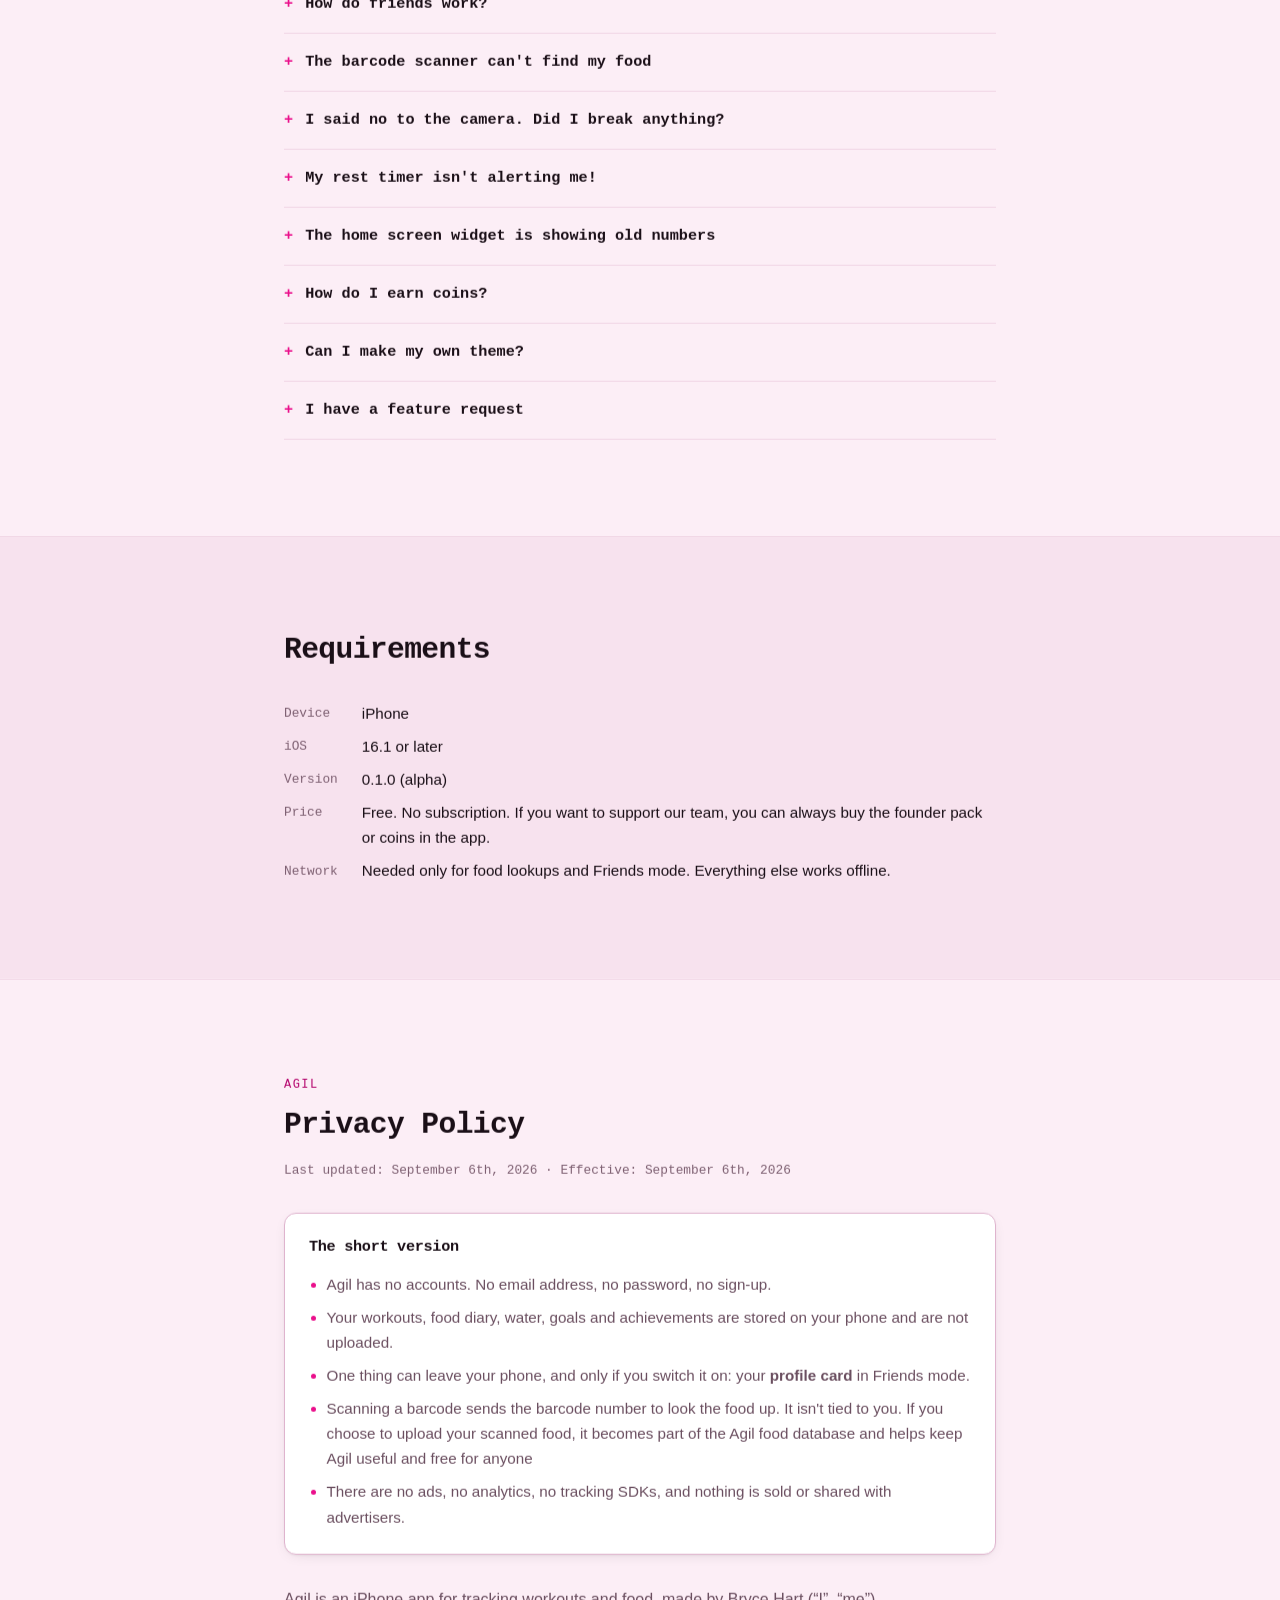
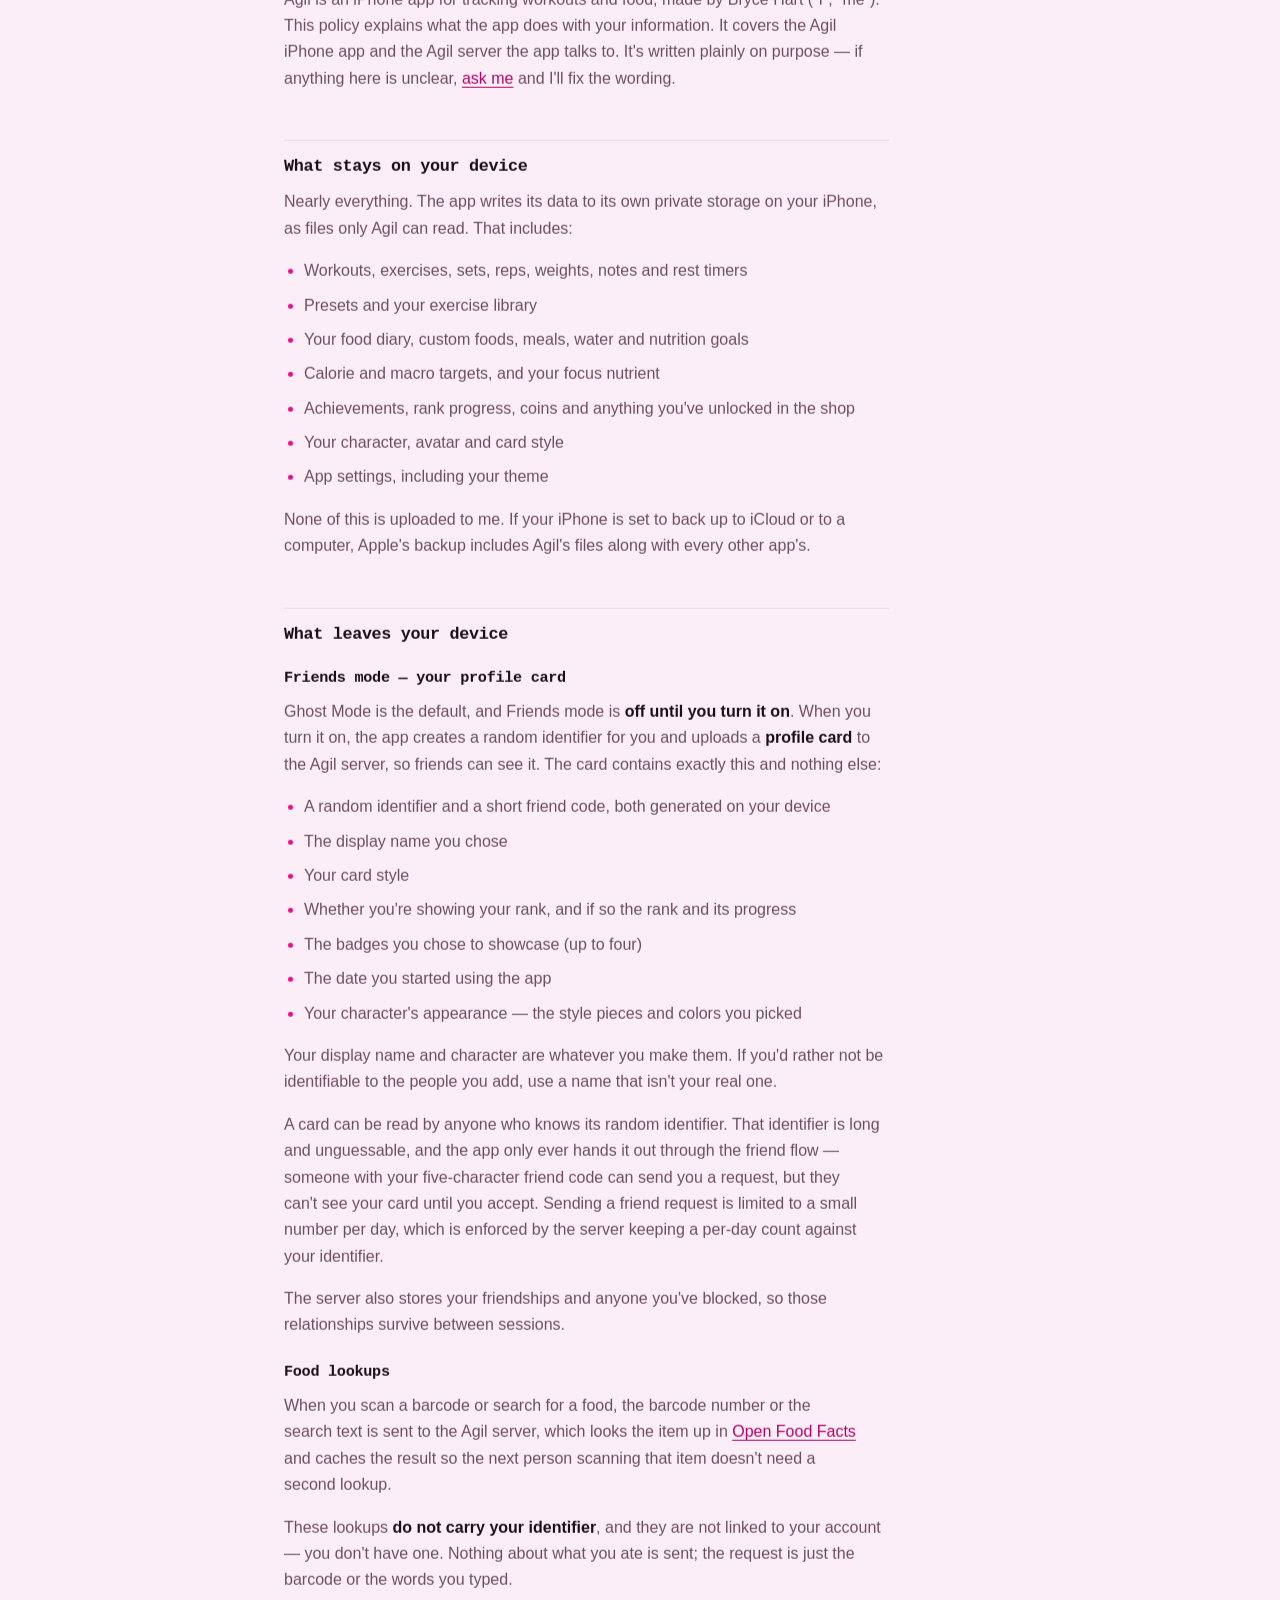
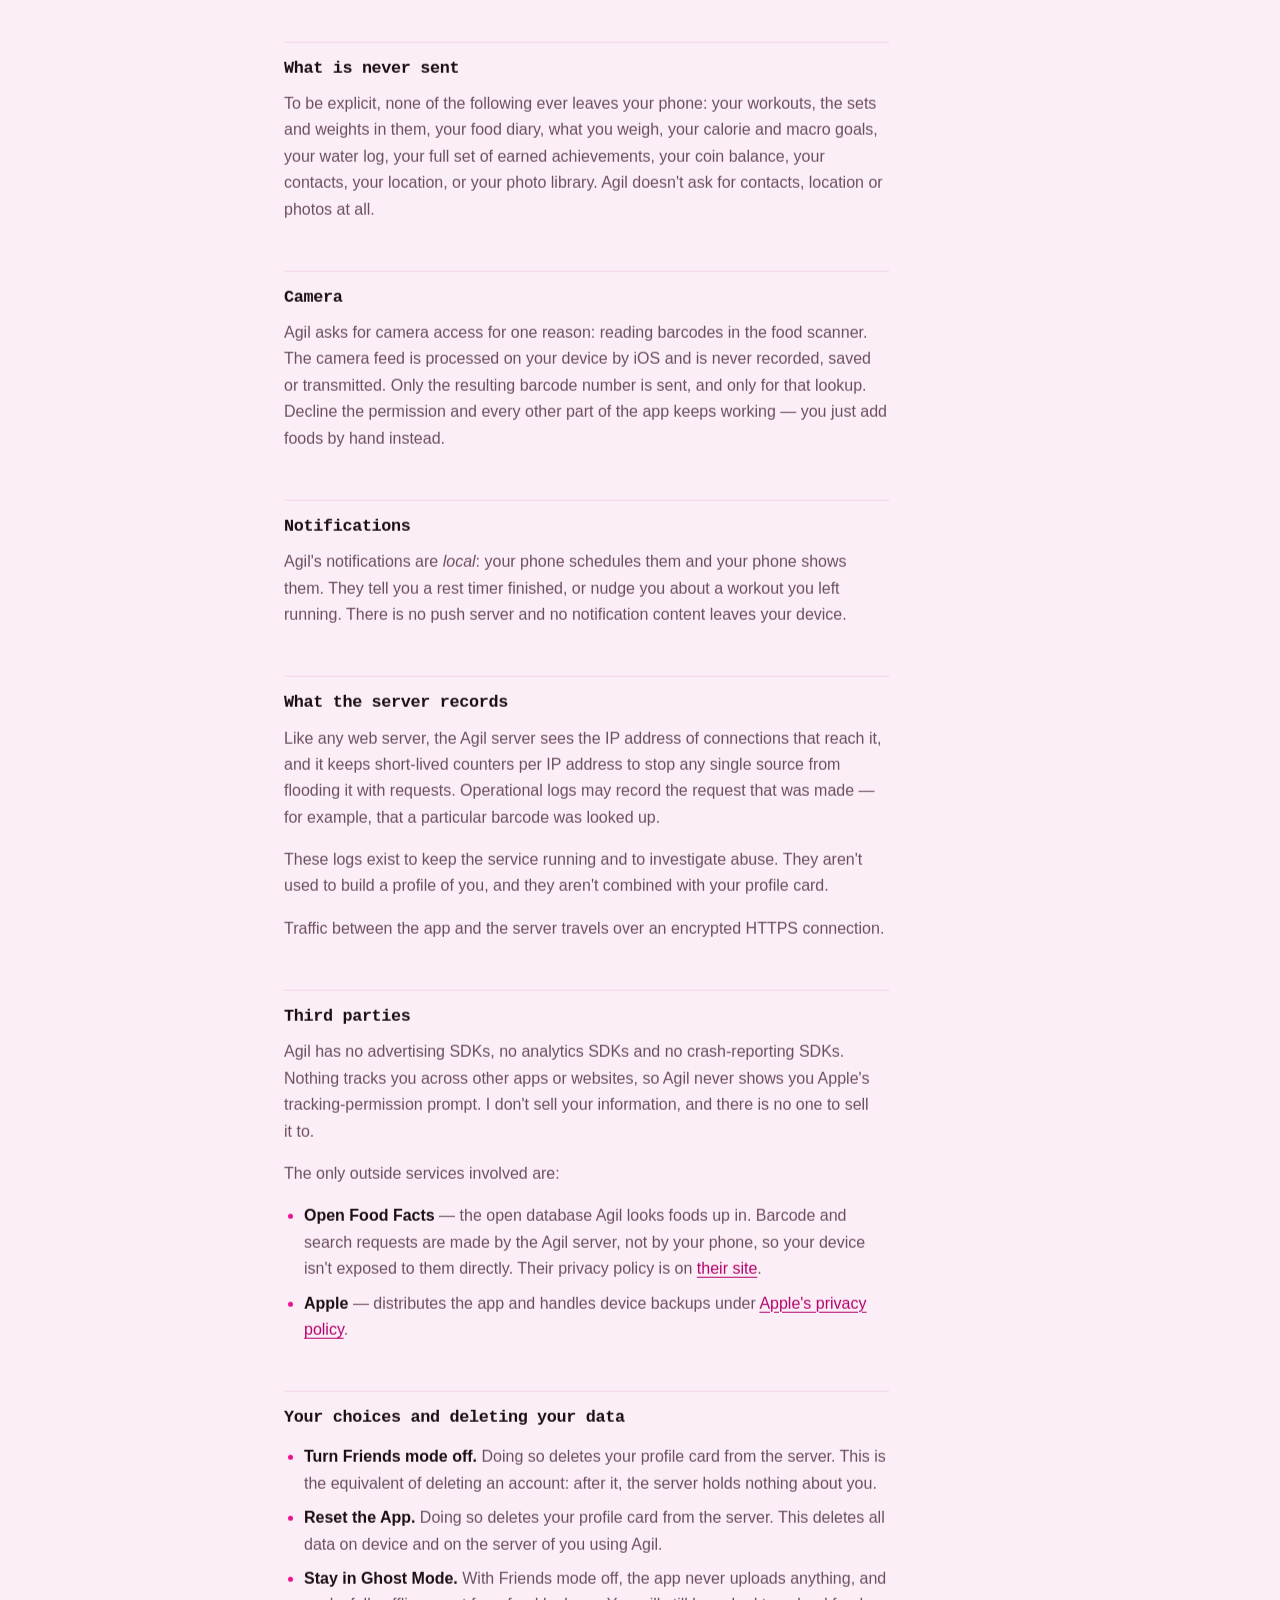
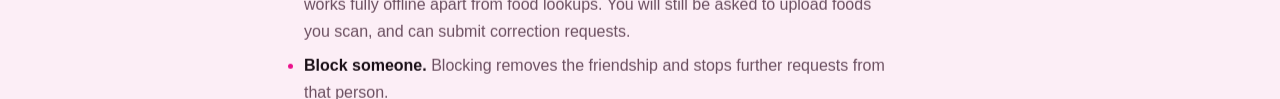
<file: agil/privacy/index.html>
<!DOCTYPE html>
<html lang="en">
<head>
<meta charset="utf-8">
<meta name="viewport" content="width=device-width, initial-scale=1">

<title>Privacy Policy — Agil</title>

<!-- SIGNPOST STUB. The policy now lives at ../help/#privacy, alongside support.

     This file exists rather than being deleted because there is no portable
     server-side redirect here: the site is plain static files and the README
     deliberately assumes no particular host (GitHub Pages has no _redirects,
     Netlify's syntax isn't Cloudflare's). A 700-byte page that works everywhere
     beats a 301 that works on one host.

     Keep it until you are certain no submitted build or App Store Connect draft
     still carries this URL. A dead link in a metadata field costs a rejection
     cycle; this file costs nothing.

     The refresh delay is 0 on purpose — a *timed* meta refresh is a WCAG 2.2.1
     failure, an instant one is exempt. The visible link below covers browsers
     and extensions that block meta refresh entirely. noindex keeps this stub
     from competing with the real page in search results. -->
<meta name="robots" content="noindex">
<link rel="canonical" href="https://brycehart.dev/agil/help/">
<meta http-equiv="refresh" content="0; url=../help/#privacy">

<link rel="icon" href="../../assets/agil/agil-icon-64.png" type="image/png">
<link rel="stylesheet" href="../agil.css">
</head>

<body>
<main id="main" class="wrap wrap--narrow" style="padding-block: var(--sp-16);">
  <h1 class="page-head__title">Privacy Policy</h1>
  <p class="hero__lede">
    Agil's privacy policy has moved &mdash; it now sits with the support page. If
    you aren't taken there automatically,
    <a class="link" href="../help/#privacy">open it here</a>.
  </p>
</main>
</body>
</html>
</file>
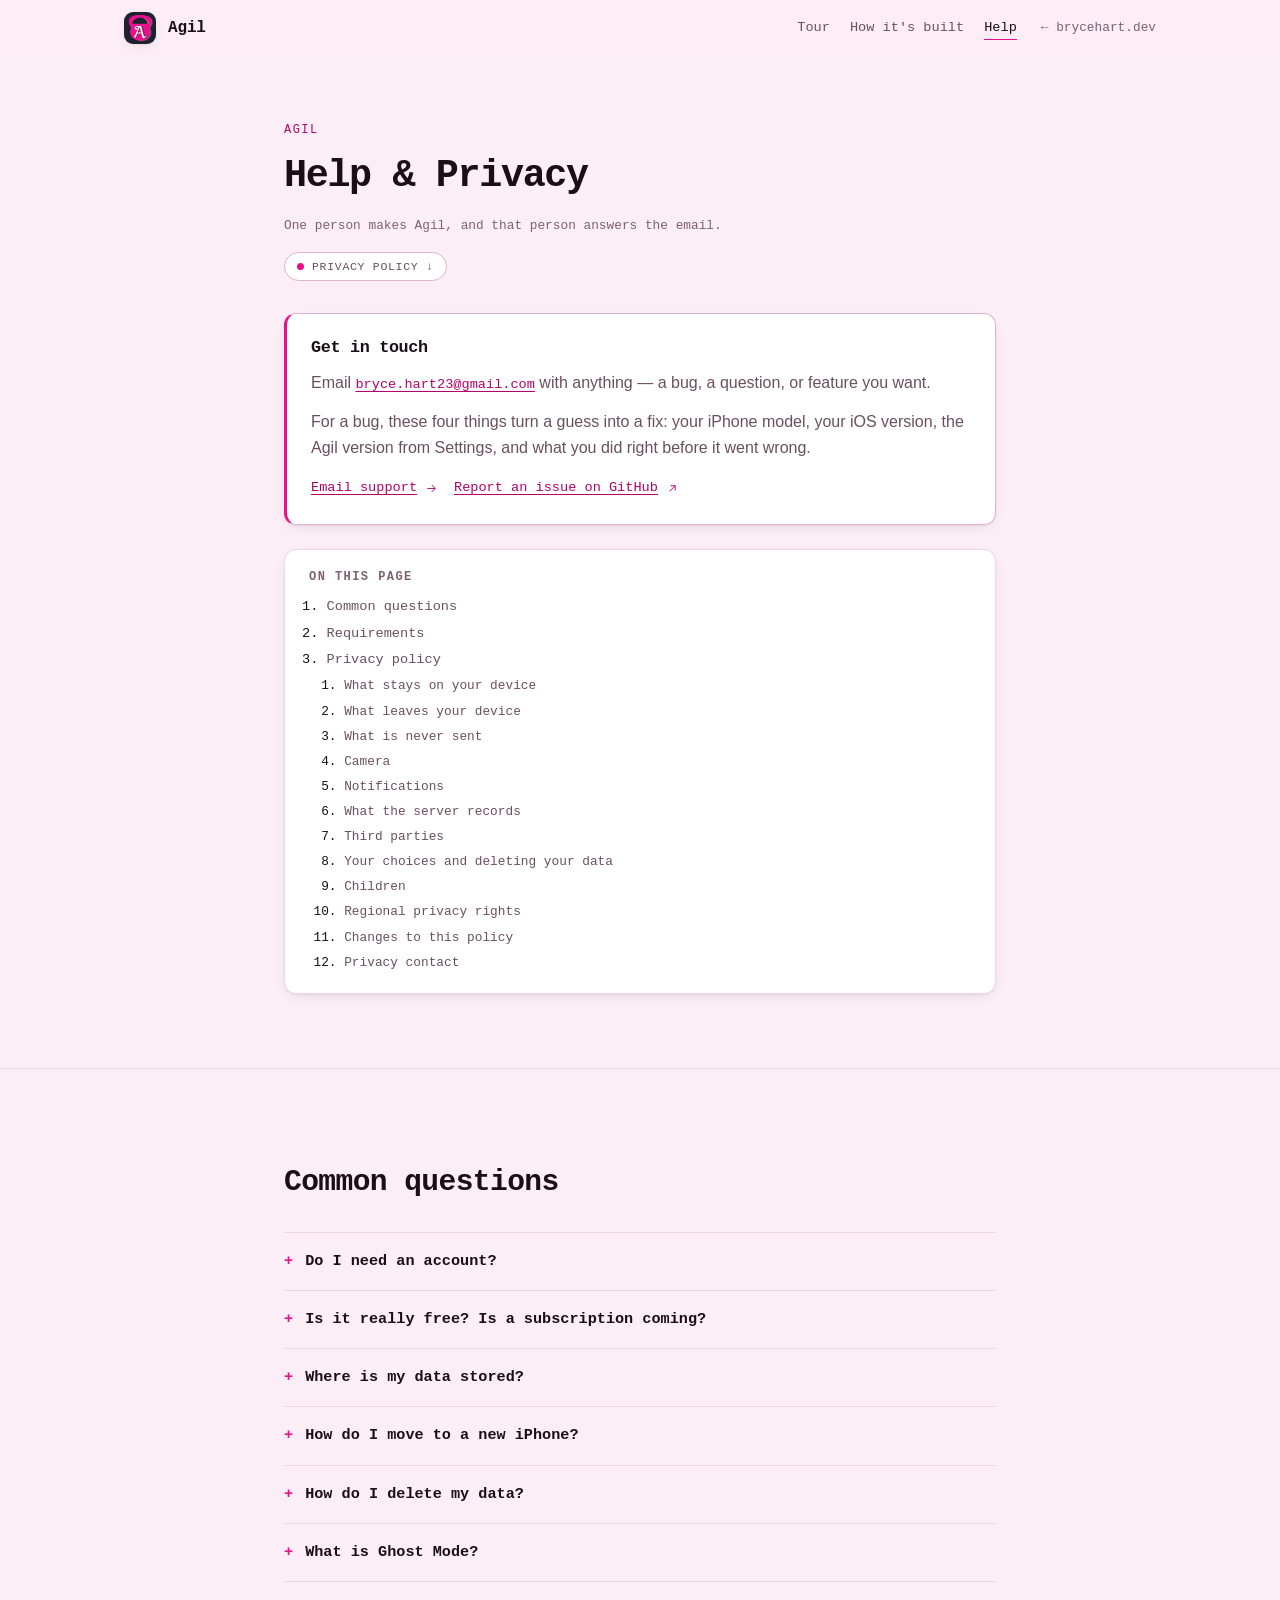
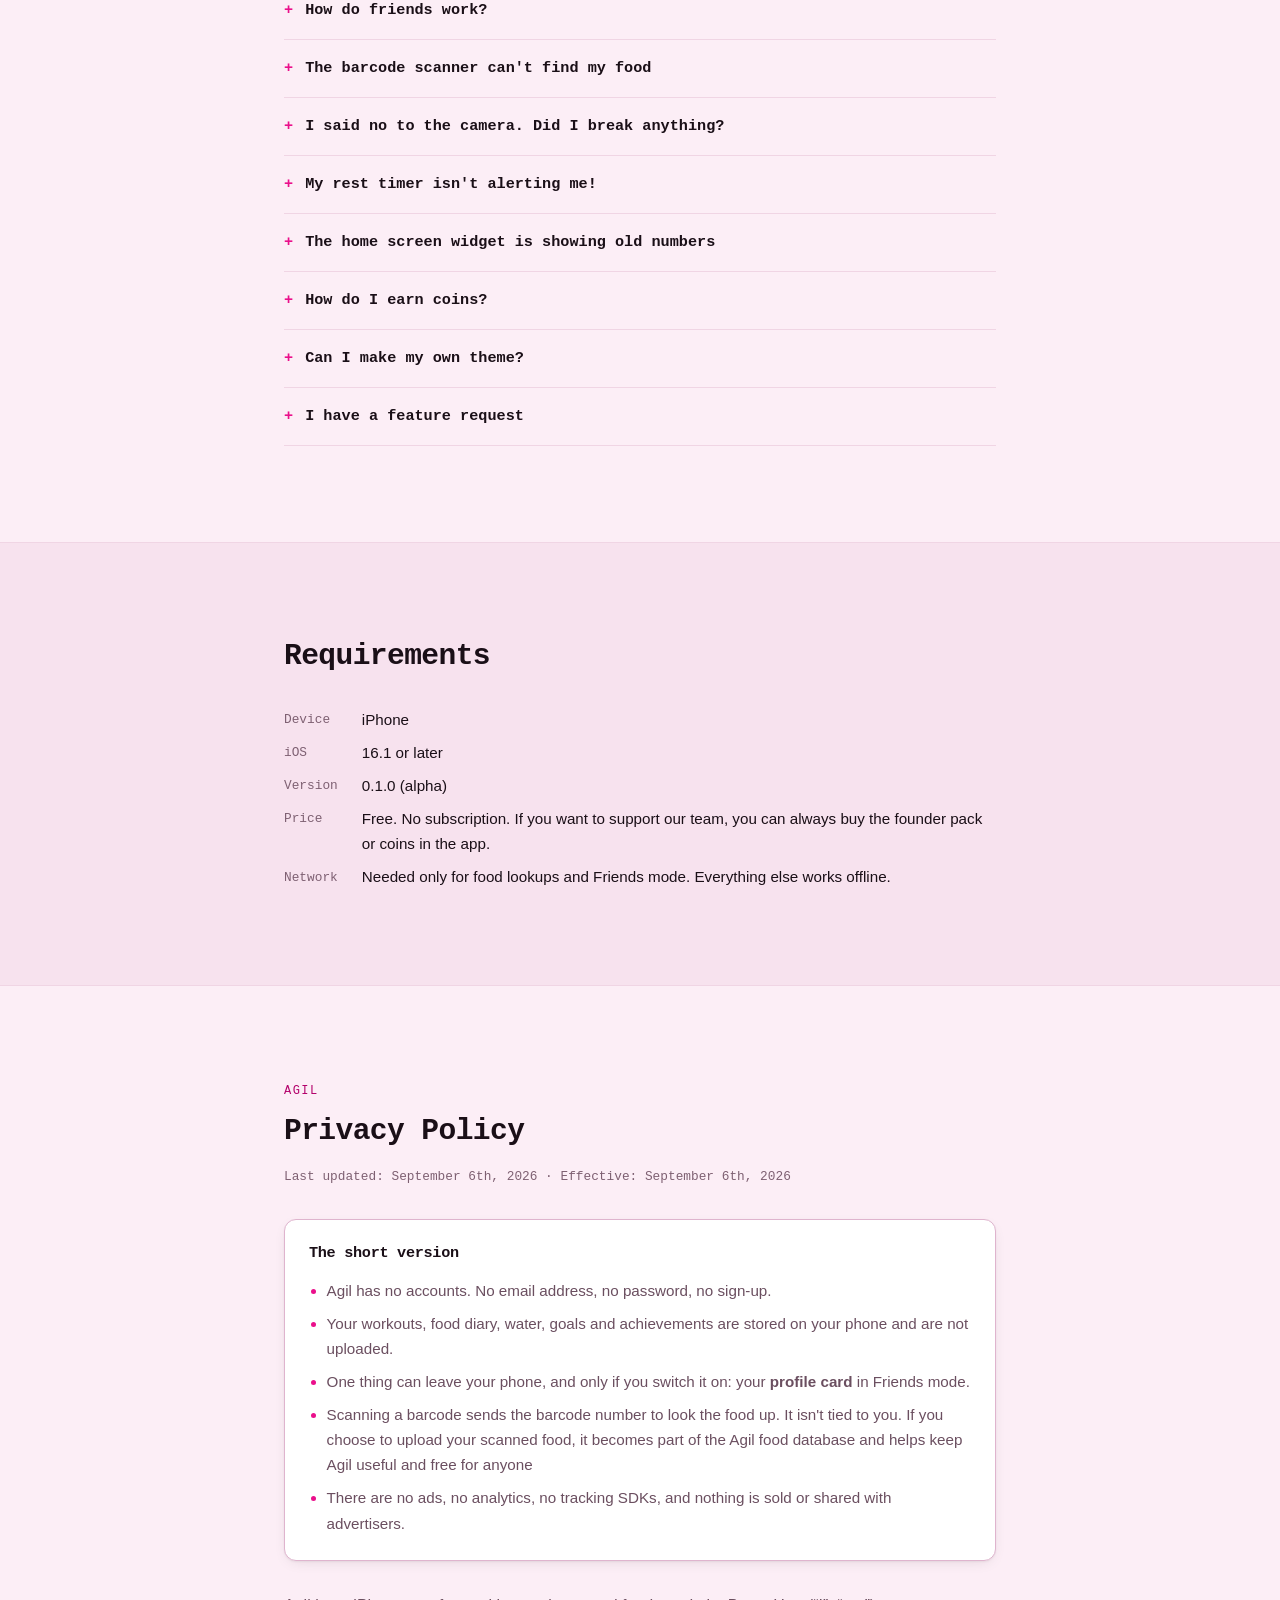
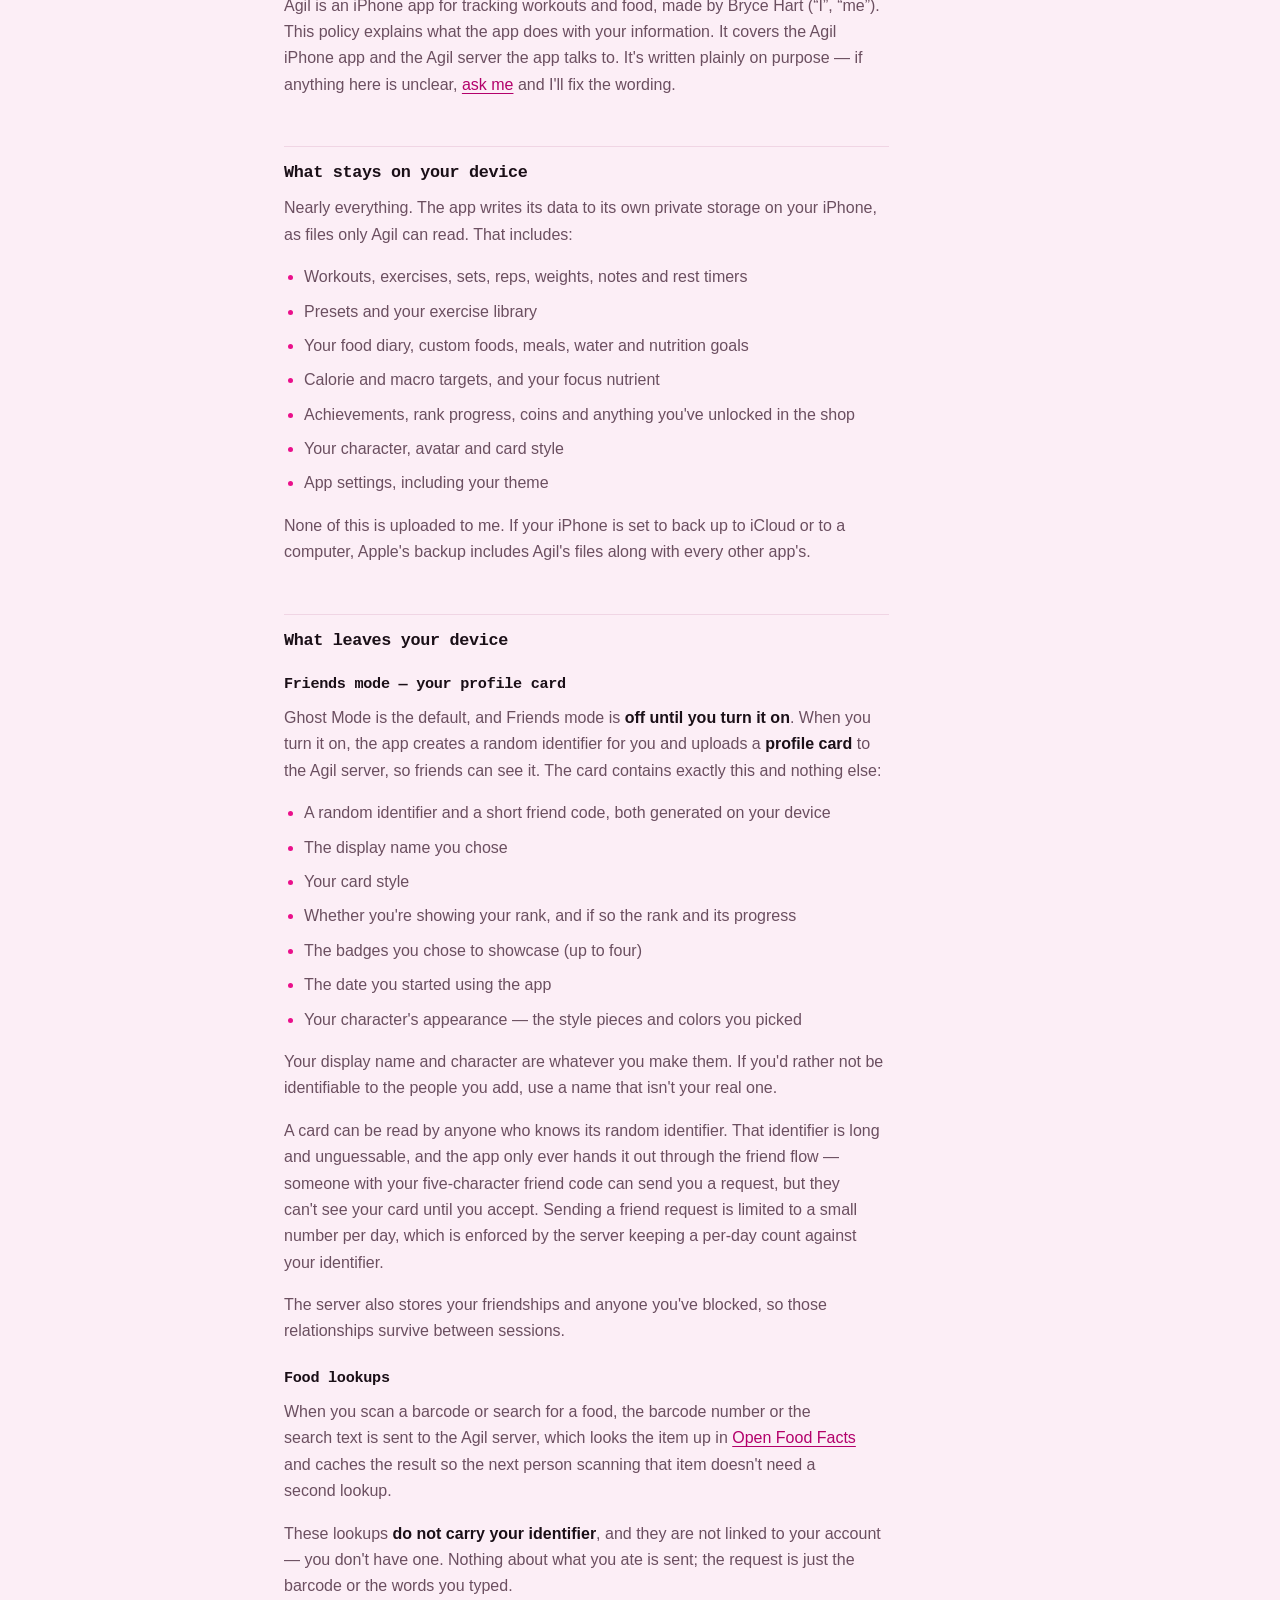
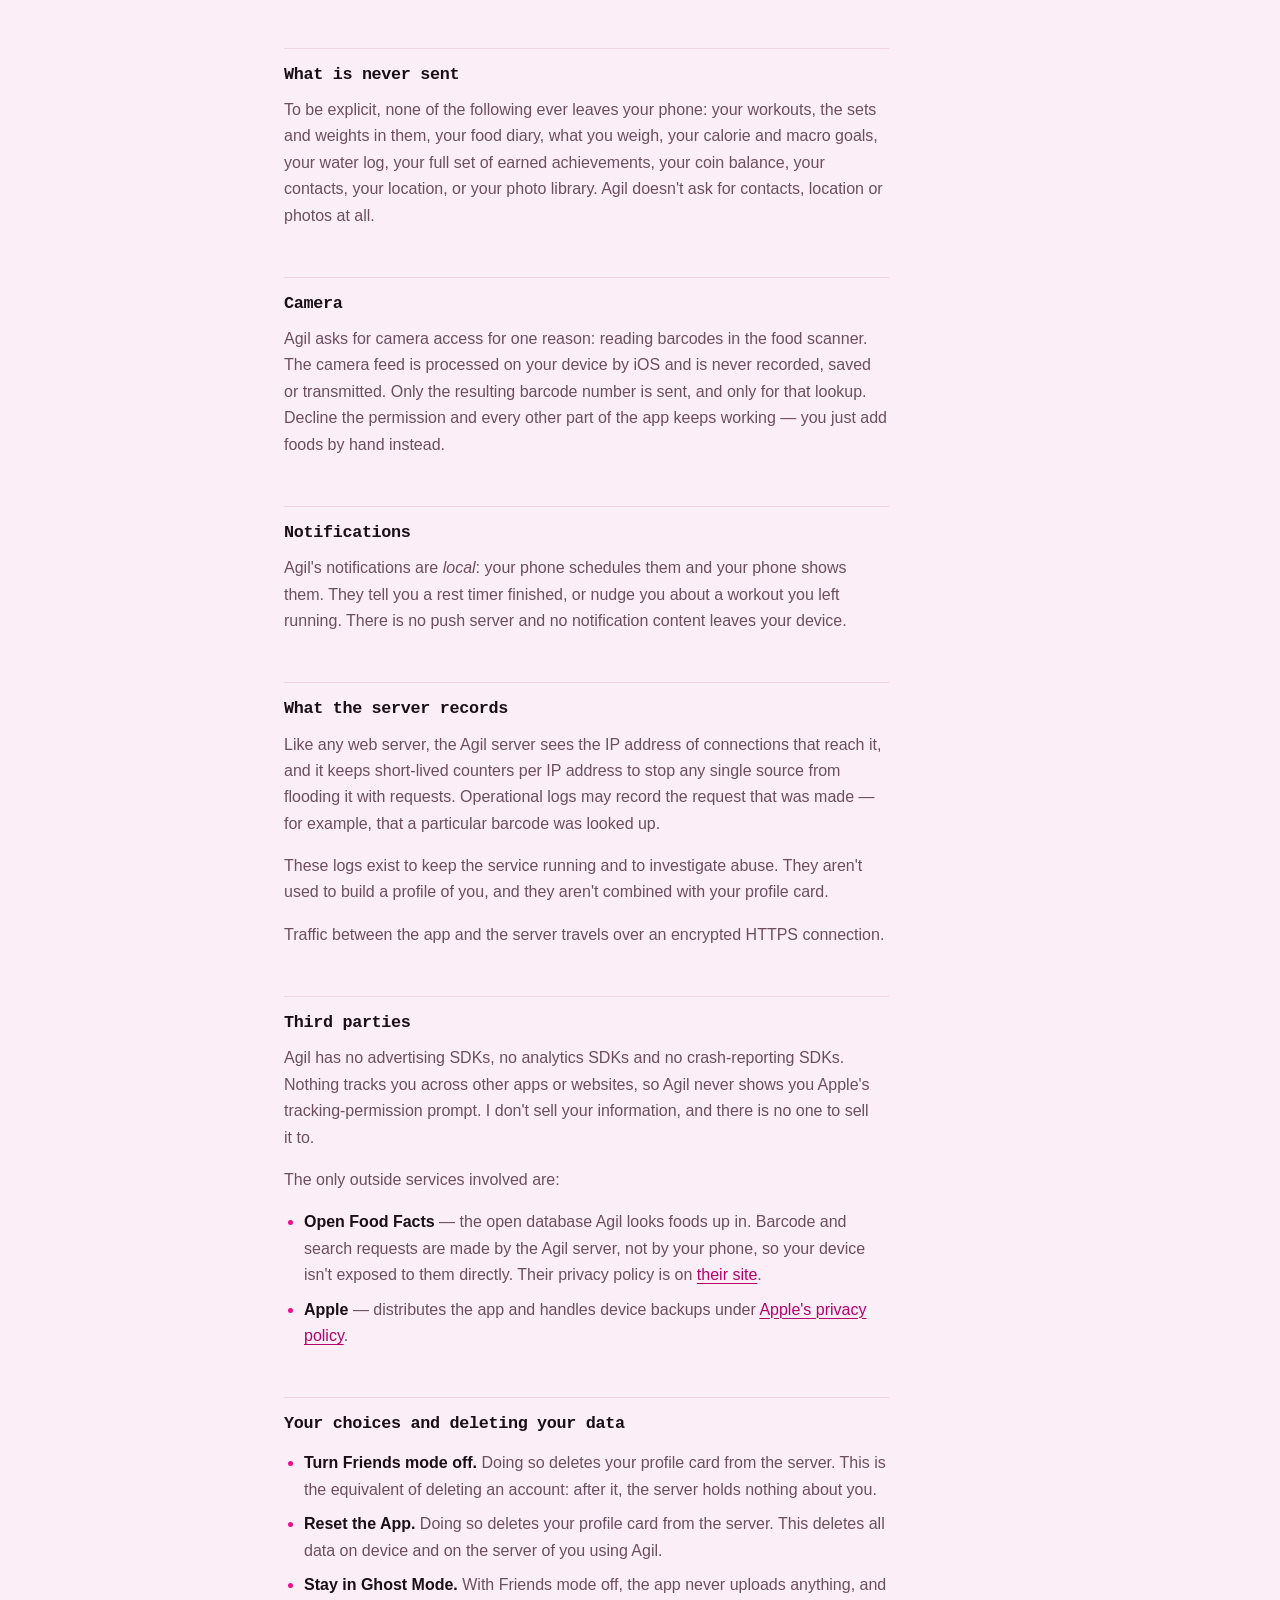
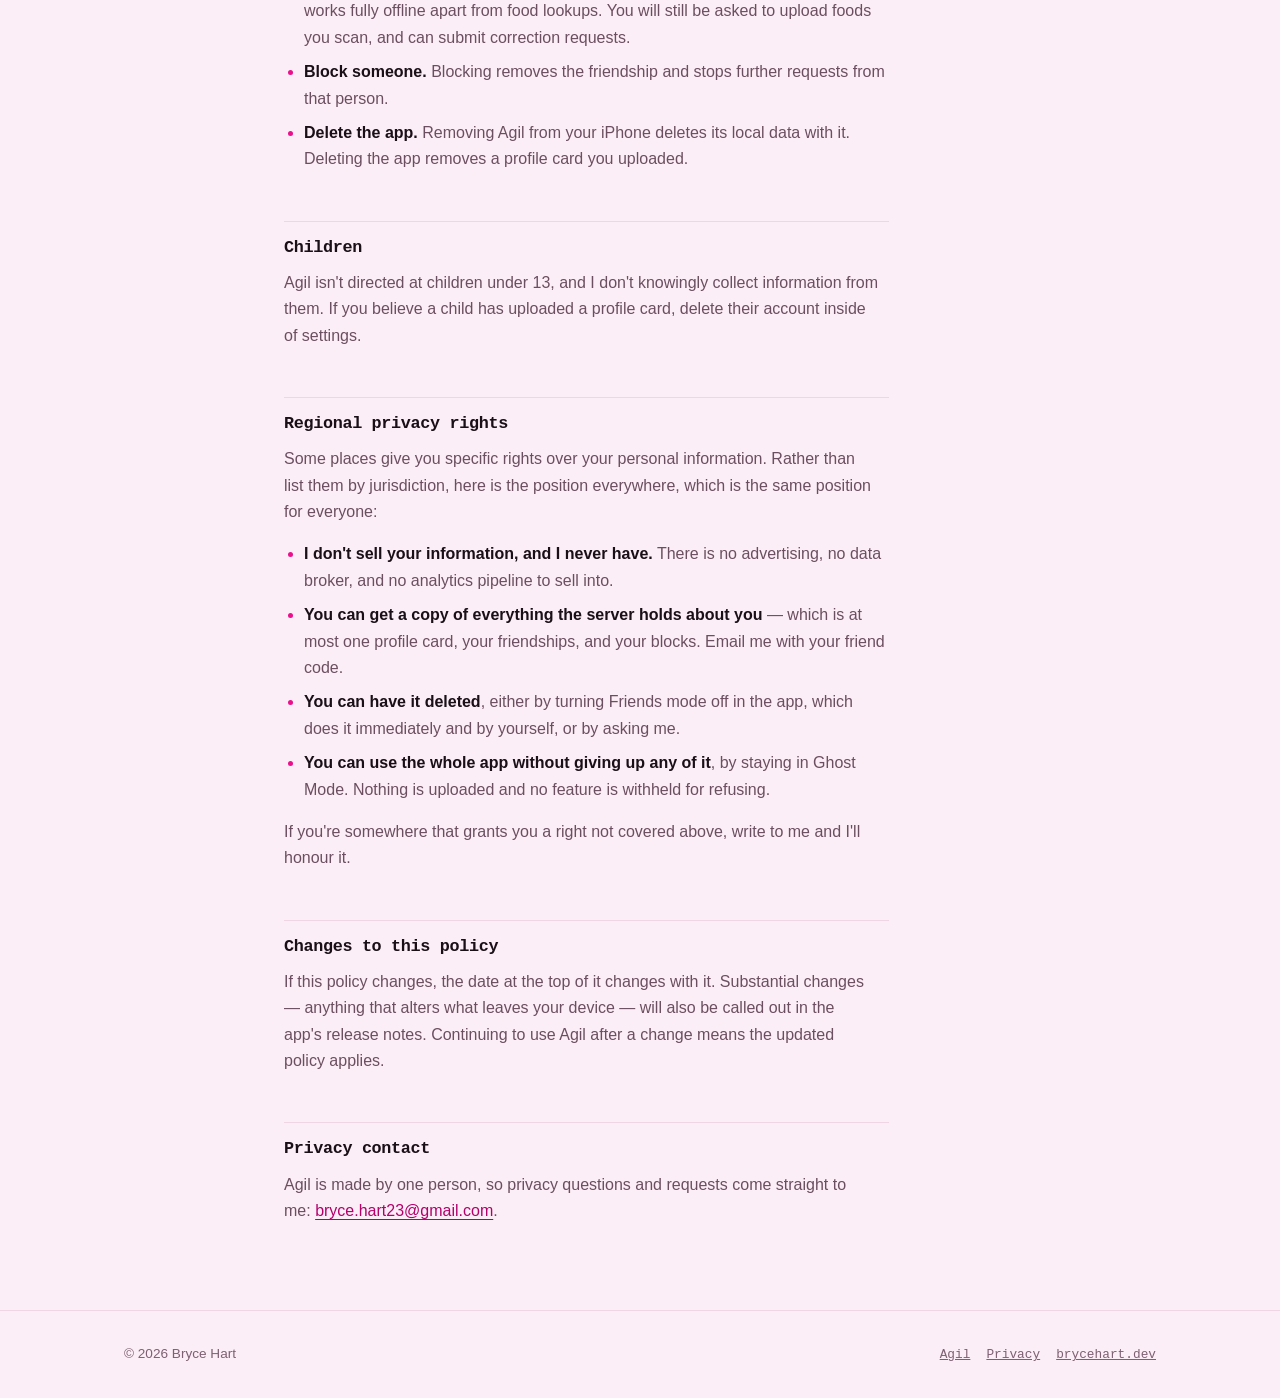
<file: agil/support/index.html>
<!DOCTYPE html>
<html lang="en">
<head>
<meta charset="utf-8">
<meta name="viewport" content="width=device-width, initial-scale=1">

<title>Support — Agil</title>

<!-- SIGNPOST STUB. Support now lives at ../help/, alongside the privacy policy.
     See the sibling stub at ../privacy/index.html for why this is a meta refresh
     rather than a real redirect, and why the delay is 0. -->
<meta name="robots" content="noindex">
<link rel="canonical" href="https://brycehart.dev/agil/help/">
<meta http-equiv="refresh" content="0; url=../help/">

<link rel="icon" href="../../assets/agil/agil-icon-64.png" type="image/png">
<link rel="stylesheet" href="../agil.css">
</head>

<body>
<main id="main" class="wrap wrap--narrow" style="padding-block: var(--sp-16);">
  <h1 class="page-head__title">Support</h1>
  <p class="hero__lede">
    Agil's support page has moved &mdash; it now sits with the privacy policy. If
    you aren't taken there automatically,
    <a class="link" href="../help/">open it here</a>.
  </p>
</main>
</body>
</html>
</file>
<file: styles.css>
/* ==========================================================================
   Bryce Hart — personal site
   Plain CSS, no build step. Edit and refresh.

   Layout of this file:
     1. Tokens (colors, type, spacing)  <- change these to restyle the whole site
     2. Reset & base
     3. Layout primitives
     4. Header / nav
     5. Hero
     6. Sections
     7. Project chapters (7a–7f: one block per project)
     8. About / contact
     9. Footer
    10. Motion & print
   ========================================================================== */


/* 1. Tokens ---------------------------------------------------------------- */

:root {
  /* Midnight palette. Cream paper, midnight-blue ink and accent, moss for the
     status dot. Neutrals carry a blue cast rather than a flat grey. */
  --bg:            #faf6f0;  /* cream paper  */
  --bg-alt:        #f2ebe1;  /* sand         */
  --surface:       #fffdfa;  /* raised card  */
  --border:        #dfe0e8;
  --border-strong: #b8bccc;

  --text:          #121a33;  /* midnight ink */
  --text-muted:    #485270;  /* dusk slate   */
  --text-faint:    #5c6580;  /* as light as it can go and still clear 4.5:1
                                on --bg-alt, the worst case */

  --accent:        #1f2d6b;  /* midnight blue */
  --accent-hover:  #141e4d;  /* deeper night  */

  --success:       #5b7a4a;  /* moss         */

  /* Type */
  --font-sans: ui-sans-serif, -apple-system, BlinkMacSystemFont, "Segoe UI",
               Inter, Roboto, "Helvetica Neue", Arial, sans-serif;
  --font-mono: ui-monospace, SFMono-Regular, "SF Mono", Menlo, Consolas,
               "Liberation Mono", monospace;

  /* Spacing scale */
  --sp-1: 0.25rem;
  --sp-2: 0.5rem;
  --sp-3: 0.75rem;
  --sp-4: 1rem;
  --sp-6: 1.5rem;
  --sp-8: 2rem;
  --sp-12: 3rem;
  --sp-16: 4rem;
  --sp-24: 6rem;

  --radius: 10px;
  --radius-lg: 22px;
  --radius-sm: 6px;

  /* Shadows are tinted with the midnight from --text, never pure black. Pure
     black over cream paper reads as grey smudge. */
  --shadow: 0 1px 2px rgb(18 26 51 / 0.05), 0 4px 16px -6px rgb(18 26 51 / 0.12);
  --shadow-lift: 0 2px 4px rgb(18 26 51 / 0.06), 0 12px 32px -10px rgb(18 26 51 / 0.20);

  --measure: 68ch;   /* comfortable reading width */
  --page: 1200px;    /* max content width */
}

/* The page ships one palette, always. Tell the browser so it doesn't render form
   controls and scrollbars in dark chrome for visitors whose OS is set to dark. */
:root { color-scheme: light; }


/* 2. Reset & base ---------------------------------------------------------- */

*, *::before, *::after { box-sizing: border-box; }

* { margin: 0; }

html {
  scroll-behavior: smooth;
  scroll-padding-top: 5rem;   /* so anchors clear the sticky header */
  -webkit-text-size-adjust: 100%;
}

body {
  background: var(--bg);
  color: var(--text);
  font-family: var(--font-sans);
  font-size: 1rem;
  line-height: 1.65;
  -webkit-font-smoothing: antialiased;
  text-rendering: optimizeLegibility;
}

h1, h2, h3 {
  line-height: 1.15;
  letter-spacing: -0.02em;
  font-weight: 600;
  text-wrap: balance;
}

p { text-wrap: pretty; }

a { color: inherit; }

svg {
  fill: none;
  stroke: currentColor;
  stroke-width: 1.75;
  stroke-linecap: round;
  stroke-linejoin: round;
}

:focus-visible {
  outline: 2px solid var(--accent);
  outline-offset: 3px;
  border-radius: var(--radius-sm);
}

.skip-link {
  position: absolute;
  left: var(--sp-4);
  top: -100%;
  z-index: 100;
  padding: var(--sp-3) var(--sp-4);
  background: var(--surface);
  border: 1px solid var(--border-strong);
  border-radius: var(--radius-sm);
  font-weight: 500;
  text-decoration: none;
}
.skip-link:focus { top: var(--sp-4); }

.visually-hidden {
  position: absolute;
  width: 1px;
  height: 1px;
  overflow: hidden;
  clip-path: inset(50%);
  white-space: nowrap;
}


/* 3. Layout primitives ----------------------------------------------------- */

.wrap {
  width: 100%;
  max-width: var(--page);
  margin-inline: auto;
  padding-inline: var(--sp-6);
}

.wrap--narrow { max-width: 760px; }


/* 4. Header / nav ---------------------------------------------------------- */

.site-header {
  position: sticky;
  top: 0;
  z-index: 50;
  background: color-mix(in srgb, var(--bg) 82%, transparent);
  backdrop-filter: saturate(1.4) blur(10px);
  border-bottom: 1px solid transparent;
  transition: border-color 0.2s ease;
}
.site-header[data-scrolled] { border-bottom-color: var(--border); }

.nav {
  max-width: var(--page);
  margin-inline: auto;
  padding: var(--sp-4) var(--sp-6);
  display: flex;
  align-items: center;
  gap: var(--sp-6);
}

.nav__brand {
  display: inline-flex;
  align-items: center;
  gap: var(--sp-3);
  text-decoration: none;
  font-weight: 600;
  letter-spacing: -0.01em;
  margin-right: auto;
}

.nav__mark {
  display: grid;
  place-items: center;
  width: 1.9rem;
  height: 1.9rem;
  border-radius: var(--radius-sm);
  background: var(--text);
  color: var(--bg);
  font-family: var(--font-mono);
  font-size: 0.7rem;
  font-weight: 600;
  letter-spacing: 0;
}

.nav__links {
  display: flex;
  gap: var(--sp-6);
  list-style: none;
  padding: 0;
  font-size: 0.925rem;
}

.nav__links a {
  color: var(--text-muted);
  text-decoration: none;
  transition: color 0.15s ease;
}
.nav__links a:hover { color: var(--text); }

@media (max-width: 34rem) {
  .nav__name { display: none; }    /* the "BH" mark carries it on narrow screens */
  .nav__links { gap: var(--sp-4); }
}


/* 5. Hero ------------------------------------------------------------------ */

.hero {
  padding-block: clamp(var(--sp-16), 12vw, var(--sp-24)) var(--sp-16);
}

.hero__eyebrow {
  display: inline-flex;
  align-items: center;
  gap: var(--sp-2);
  margin-bottom: var(--sp-6);
  padding: var(--sp-1) var(--sp-3) var(--sp-1) var(--sp-2);
  border: 1px solid var(--border);
  border-radius: 999px;
  background: var(--surface);
  color: var(--text-muted);
  font-size: 0.8125rem;
  font-weight: 500;
}

.status-dot {
  width: 0.45rem;
  height: 0.45rem;
  border-radius: 50%;
  background: var(--success);
  box-shadow: 0 0 0 3px color-mix(in srgb, var(--success) 18%, transparent);
}

.hero__title {
  font-size: clamp(2.25rem, 6vw, 3.75rem);
  max-width: 20ch;
  margin-bottom: var(--sp-6);
}

.hero__title em {
  font-style: normal;
  color: var(--accent);
}

.hero__lede {
  max-width: 58ch;
  margin-bottom: var(--sp-8);
  color: var(--text-muted);
  font-size: clamp(1.05rem, 1.6vw, 1.1875rem);
}

.hero__actions {
  display: flex;
  flex-wrap: wrap;
  gap: var(--sp-3);
}

/* Table of contents for the chapters below. */
.hero__index { margin-top: var(--sp-12); }

.hero__index ol {
  display: flex;
  flex-wrap: wrap;
  gap: var(--sp-2) var(--sp-6);
  padding: var(--sp-4) 0 0;
  border-top: 1px solid var(--border);
  list-style: none;
  font-size: 0.875rem;
}

.hero__index a {
  color: var(--text-muted);
  text-decoration: none;
  transition: color 0.15s ease;
}
.hero__index a:hover { color: var(--text); }

.hero__index span {
  margin-right: var(--sp-1);
  color: var(--accent);
  font-family: var(--font-mono);
  font-size: 0.75rem;
}

.btn {
  display: inline-flex;
  align-items: center;
  gap: var(--sp-2);
  padding: var(--sp-3) var(--sp-6);
  border: 1px solid var(--border-strong);
  border-radius: var(--radius-sm);
  background: var(--surface);
  color: var(--text);
  font-size: 0.9375rem;
  font-weight: 500;
  text-decoration: none;
  transition: transform 0.12s ease, box-shadow 0.15s ease,
              border-color 0.15s ease, background-color 0.15s ease;
}
.btn:hover {
  border-color: var(--text-faint);
  box-shadow: var(--shadow);
  transform: translateY(-1px);
}
.btn svg { width: 1rem; height: 1rem; }

.btn--primary {
  background: var(--accent);
  border-color: var(--accent);
  color: #fff;
}
.btn--primary:hover {
  background: var(--accent-hover);
  border-color: var(--accent-hover);
}


/* 6. Sections -------------------------------------------------------------- */

.section { padding-block: var(--sp-16); }

.section--alt {
  background: var(--bg-alt);
  border-block: 1px solid var(--border);
}

.section__head { margin-bottom: var(--sp-12); }

.section__title {
  font-size: clamp(1.5rem, 3vw, 2rem);
  margin-bottom: var(--sp-3);
}

.section__sub {
  max-width: var(--measure);
  color: var(--text-muted);
}


/* 7. Project chapters ------------------------------------------------------ */

/* Each project is a rounded tile in a 3-column grid, with the page's cream
   showing in the gutters between them. A tile restyles itself by redefining
   the section 1 tokens on its .chapter--x class (7a–7f below), so .link,
   .tags, .btn and the focus ring all wear its palette for free. Every tile
   palette keeps body text and links at 4.5:1 or better on its --bg. */

.chapters {
  display: grid;
  grid-template-columns: repeat(3, minmax(0, 1fr));
  gap: var(--sp-6);
  max-width: var(--page);
  margin-inline: auto;
  padding-inline: var(--sp-6);
}

@media (max-width: 68rem) {
  .chapters { grid-template-columns: repeat(2, minmax(0, 1fr)); }
}
@media (max-width: 44rem) {
  .chapters { grid-template-columns: minmax(0, 1fr); padding-inline: var(--sp-4); }
}

.chapter {
  --font-display: var(--font-sans);
  display: flex;
  flex-direction: column;
  padding: var(--sp-6);
  border: 1px solid var(--border);
  border-radius: var(--radius-lg);
  background: var(--bg);
  color: var(--text);
  box-shadow: var(--shadow);
  overflow: clip;            /* the Agil phone and cards run past the edge */
}

/* Text on top, visual pinned to the bottom, so titles line up across a row. */
.chapter__grid {
  display: flex;
  flex: 1;
  flex-direction: column;
  gap: var(--sp-6);
  padding-inline: 0;
}

.chapter__index {
  margin-bottom: var(--sp-3);
  color: var(--text-faint);
  font-family: var(--font-mono);
  font-size: 0.75rem;
}
.chapter__index > span:first-child { color: var(--accent); font-weight: 600; }

.chapter__year {
  margin-left: var(--sp-3);
  padding-left: var(--sp-3);
  border-left: 1px solid var(--border-strong);
}

.chapter__title {
  margin-bottom: var(--sp-4);
  font-family: var(--font-display);
  font-size: clamp(1.5rem, 2.4vw, 1.875rem);
}

.chapter__body {
  margin-bottom: var(--sp-4);
  color: var(--text-muted);
  font-size: 0.9375rem;
}
.chapter__body code {
  padding: 0.05em 0.35em;
  border: 1px solid var(--border);
  border-radius: 4px;
  background: var(--bg-alt);
  font-family: var(--font-mono);
  font-size: 0.875em;
}

.chapter__note {
  display: flex;
  align-items: center;
  gap: var(--sp-2);
  margin-bottom: var(--sp-4);
  color: var(--text);
  font-family: var(--font-mono);
  font-size: 0.75rem;
}

.chapter__links {
  display: flex;
  flex-wrap: wrap;
  align-items: center;
  gap: var(--sp-4);
  margin-top: var(--sp-4);
}
.chapter .btn { padding: var(--sp-2) var(--sp-4); font-size: 0.875rem; }

.chapter__visual { min-width: 0; margin-top: auto; }

.chapters__foot {
  padding-block: var(--sp-12);
  text-align: center;
}

.link {
  display: inline-flex;
  align-items: center;
  gap: var(--sp-1);
  color: var(--accent);
  font-size: 0.875rem;
  font-weight: 500;
  text-decoration: none;
}
.link:hover { color: var(--accent-hover); }
.link:hover svg { transform: translate(1px, -1px); }
.link svg {
  width: 0.875rem;
  height: 0.875rem;
  transition: transform 0.15s ease;
}

.tags {
  display: flex;
  flex-wrap: wrap;
  gap: var(--sp-2);
  margin-bottom: var(--sp-4);
  padding: 0;
  list-style: none;
}

.tags li {
  padding: 0.15rem var(--sp-2);
  border: 1px solid var(--border);
  border-radius: var(--radius-sm);
  background: var(--bg-alt);
  color: var(--text-muted);
  font-family: var(--font-mono);
  font-size: 0.75rem;
}

.tags--lg li {
  padding: var(--sp-1) var(--sp-3);
  background: var(--surface);
  font-size: 0.8125rem;
}

/* Shared by every blinking cursor below. */
@keyframes blink { to { visibility: hidden; } }


/* 7a. CPU Emulator — phosphor terminal ------------------------------------ */

.chapter--emu {
  --bg:            #15120e;
  --bg-alt:        #211b14;
  --surface:       #1c1712;
  --border:        #3a3127;
  --border-strong: #594b3b;
  --text:          #f3e6d0;
  --text-muted:    #cdbb9f;
  --text-faint:    #a39178;
  --accent:        #ffb547;  /* amber phosphor */
  --accent-hover:  #ffcd80;
  --font-display:  var(--font-mono);
}
.chapter--emu .chapter__title { letter-spacing: -0.04em; }

/* --pc is registered so it can animate as an integer: the listing highlight
   and the PC readout both read it, so they step in lockstep. Where @property
   isn't supported the highlight still moves; the readout just sits at 0x0002. */
@property --pc {
  syntax: "<integer>";
  inherits: true;
  initial-value: 2;
}

.emu {
  --pc: 2;                   /* resting state: line 3, for reduced motion */
  --line: 1.9em;
  position: relative;
  overflow: hidden;
  border: 1px solid var(--border-strong);
  border-radius: var(--radius);
  background: #0e0c09;
  box-shadow: 0 30px 60px -30px rgb(255 181 71 / 0.28);
  color: var(--accent);
  font-family: var(--font-mono);
  font-size: 0.75rem;
  animation: emu-step 8s steps(8, end) infinite;
}

/* Scanlines. */
.emu::after {
  content: "";
  position: absolute;
  inset: 0;
  background: repeating-linear-gradient(to bottom,
              rgb(255 255 255 / 0.03) 0 1px, transparent 1px 3px);
  pointer-events: none;
}

@keyframes emu-step {
  from { --pc: 0; }
  to   { --pc: 8; }
}

.emu__bar {
  display: flex;
  justify-content: space-between;
  padding: var(--sp-2) var(--sp-4);
  border-bottom: 1px solid var(--border);
  color: var(--text-faint);
  font-size: 0.6875rem;
  letter-spacing: 0.08em;
  text-transform: uppercase;
}

.emu__body {
  display: grid;
  grid-template-columns: auto minmax(0, 1fr);
}

.emu__regs {
  display: grid;
  align-content: start;
  gap: var(--sp-2);
  padding: var(--sp-3);
  border-right: 1px solid var(--border);
}
.emu__regs dt { color: var(--text-faint); font-size: 0.6875rem; letter-spacing: 0.08em; }
.emu__regs dd { color: var(--text); }
.emu__regs b  { color: var(--accent); font-weight: inherit; }

.emu__pc::before {
  counter-reset: pc var(--pc);
  content: "0x000" counter(pc);
}

.emu__listing {
  position: relative;
  margin: 0;
  padding: var(--sp-4) 0;
  list-style: none;
}
.emu__listing li {
  position: relative;
  z-index: 1;
  height: var(--line);
  padding-inline: var(--sp-3);
  overflow: hidden;
  color: var(--text-muted);
  line-height: var(--line);
  white-space: pre;
}
.emu__listing span { margin-right: var(--sp-3); color: var(--text-faint); }

/* The program-counter highlight. */
.emu__listing::before {
  content: "";
  position: absolute;
  top: var(--sp-4);
  left: 0;
  right: 0;
  height: var(--line);
  border-left: 2px solid var(--accent);
  background: rgb(255 181 71 / 0.14);
  transform: translateY(calc(var(--pc) * var(--line)));
}

.emu__prompt {
  padding: var(--sp-2) var(--sp-4) var(--sp-3);
  border-top: 1px solid var(--border);
  color: var(--text);
}

.emu__cursor {
  display: inline-block;
  width: 0.6em;
  height: 1.1em;
  margin-left: 0.3em;
  background: var(--accent);
  vertical-align: text-bottom;
  animation: blink 1s steps(2, start) infinite;
}


/* 7b. Agil — the app's own "Classic" brand -------------------------------- */

/* Palette lifted from agil/agil.css, which documents the contrast reasoning:
   the logo pink (--brand) is decoration only; --accent is its deeper ink for
   text, and solid buttons use the in-between #D40B7E (5.1:1 vs white). */
.chapter--agil {
  --bg:            #FCEEF6;
  --bg-alt:        #F7E2EE;
  --surface:       #FFFFFF;
  --border:        #F0D5E4;
  --border-strong: #DFB4CE;
  --text:          #1A0F17;
  --text-muted:    #6B4F60;
  --text-faint:    #7E6072;
  --accent:        #B3006B;
  --accent-hover:  #8F0056;
  --brand:         #EA0F8B;
  --font-display:  var(--font-mono);
  --shadow: 0 1px 2px rgb(26 15 23 / 0.05), 0 4px 16px -6px rgb(26 15 23 / 0.14);
}

.chapter--agil .chapter__title::after {
  content: "";
  display: block;
  width: 3rem;
  height: 4px;
  margin-top: var(--sp-4);
  border-radius: 2px;
  background: var(--brand);
}

.chapter--agil .btn--primary { background: #D40B7E; border-color: #D40B7E; }
.chapter--agil .btn--primary:hover { background: var(--accent); border-color: var(--accent); }

.agil-stage {
  display: grid;
  place-items: center;
  padding-top: var(--sp-4);
  margin-bottom: calc(-1 * var(--sp-6) - 7rem);   /* the tile clips the phone's lower half */
}
.agil-stage > * { grid-area: 1 / 1; }

.agil-stage__phone {
  position: relative;
  z-index: 2;
  width: min(11rem, 54%);
  aspect-ratio: 600 / 1298;
  overflow: hidden;
  border: 6px solid var(--text);
  border-radius: 2rem;
  background: var(--surface);
  box-shadow: 0 30px 60px -24px rgb(26 15 23 / 0.40);
}
.agil-stage__phone img {
  display: block;
  width: 100%;
  height: 100%;
  object-fit: cover;
}

.agil-stage__card {
  width: min(9rem, 34%);
  height: auto;
  border-radius: 12px;
  box-shadow: 0 16px 32px -14px rgb(26 15 23 / 0.45);
  transition: transform 0.45s cubic-bezier(0.2, 0.7, 0.2, 1);
}
.agil-stage__card--1 { transform: translate(-78%, -14%) rotate(-13deg); }
.agil-stage__card--2 { transform: translate(-70%,  22%) rotate(-4deg); }
.agil-stage__card--3 { transform: translate( 76%,   4%) rotate(11deg); }

.agil-stage:hover .agil-stage__card--1 { transform: translate(-92%, -18%) rotate(-17deg); }
.agil-stage:hover .agil-stage__card--2 { transform: translate(-86%,  26%) rotate(-7deg); }
.agil-stage:hover .agil-stage__card--3 { transform: translate( 90%,   2%) rotate(15deg); }


/* 7c. castle+ — network ops over a blueprint grid ------------------------- */

.chapter--castle {
  --bg:            #141a22;
  --bg-alt:        #1c2530;
  --surface:       #18202a;
  --border:        #2b3646;
  --border-strong: #435268;
  --text:          #e6edf5;
  --text-muted:    #adbacb;
  --text-faint:    #8797ab;
  --accent:        #5fd4e6;  /* cyan */
  --accent-hover:  #93e6f2;
  --tls:           #f2b45c;  /* amber, for the TLS hop and warnings */
  --success:       #6fdc8c;
  background-image:
    linear-gradient(rgb(95 212 230 / 0.05) 1px, transparent 1px),
    linear-gradient(90deg, rgb(95 212 230 / 0.05) 1px, transparent 1px);
  background-size: 32px 32px;
}

.castle { font-family: var(--font-mono); }

.castle__map {
  display: block;
  width: 100%;
  height: auto;
  overflow: visible;
}

.castle__wire {
  fill: none;
  stroke: var(--border-strong);
  stroke-width: 1.5;
  stroke-dasharray: 4 5;
}

.castle__node rect {
  fill: var(--surface);
  stroke: var(--border-strong);
  stroke-width: 1.25;
}

.castle__map text {
  fill: var(--text-muted);
  stroke: none;
  font-family: var(--font-mono);
  font-size: 16px;
  text-anchor: middle;
  dominant-baseline: central;
}

.castle__node--core rect { fill: rgb(95 212 230 / 0.08); stroke: var(--accent); }
.castle__node--core text { fill: var(--accent); font-size: 18px; font-weight: 600; }
.castle__map .castle__tls { fill: var(--tls); font-size: 14px; }

/* Packets. Positions are SVG user units; the static transforms are where
   they rest when motion is off. One 3s cycle: a request crosses the TLS hop
   (0–40%), castle+ routes it, and it leaves for a backend (45–80%). A second
   request runs half a cycle behind and goes to the other backend. */
.castle__pkt {
  fill: var(--accent);
  stroke: none;
  filter: drop-shadow(0 0 4px var(--accent));
}
.castle__pkt--in   { transform: translate(150px, 130px); animation: pkt-in   3s linear infinite; }
.castle__pkt--in2  { transform: translate(150px, 130px); opacity: 0;
                     animation: pkt-in   3s linear -1.5s infinite; }
.castle__pkt--site { transform: translate(340px,  95px); animation: pkt-site 3s linear infinite; }
.castle__pkt--api  { transform: translate(340px, 165px); animation: pkt-api  3s linear -1.5s infinite; }

@keyframes pkt-in {
  0%        { transform: translate(100px, 130px); opacity: 1; }
  40%       { transform: translate(200px, 130px); opacity: 1; }
  40.1%,
  100%      { transform: translate(200px, 130px); opacity: 0; }
}
@keyframes pkt-site {
  0%, 45%   { transform: translate(300px, 130px); opacity: 0; }
  45.1%     { transform: translate(300px, 130px); opacity: 1; }
  80%       { transform: translate(380px,  60px); opacity: 1; }
  80.1%,
  100%      { transform: translate(380px,  60px); opacity: 0; }
}
@keyframes pkt-api {
  0%, 45%   { transform: translate(300px, 130px); opacity: 0; }
  45.1%     { transform: translate(300px, 130px); opacity: 1; }
  80%       { transform: translate(380px, 200px); opacity: 1; }
  80.1%,
  100%      { transform: translate(380px, 200px); opacity: 0; }
}

.castle__log {
  margin-top: var(--sp-4);
  padding: var(--sp-3) var(--sp-4);
  overflow: hidden;
  list-style: none;
  border: 1px solid var(--border);
  border-radius: var(--radius-sm);
  background: rgb(0 0 0 / 0.22);
  color: var(--text-muted);
  font-size: 0.6875rem;
  line-height: 1.8;
}
.castle__log li { overflow: hidden; text-overflow: ellipsis; white-space: pre; }
.castle__log b { color: var(--success); font-weight: 600; }
.castle__log .castle__log--warn b { color: var(--tls); }


/* 7d. b-standard — a reference manual ------------------------------------- */

.chapter--bstd {
  --bg:            #f6f5f1;
  --bg-alt:        #ecebe5;
  --surface:       #ffffff;
  --border:        #d9d6cc;
  --border-strong: #b5b0a2;
  --text:          #121212;
  --text-muted:    #45433e;
  --text-faint:    #67645c;
  --accent:        #1f4aa8;  /* the blue of an old hyperlink */
  --accent-hover:  #163a87;
  --font-display:  ui-serif, "New York", Georgia, "Times New Roman", serif;
}
.chapter--bstd .chapter__title { font-weight: 500; letter-spacing: -0.01em; }

.man {
  margin-right: 8px;          /* room for the offset page shadow */
  padding: var(--sp-4);
  border: 1px solid var(--border-strong);
  background: var(--surface);
  box-shadow: 8px 8px 0 var(--bg-alt), 8px 8px 0 1px var(--border-strong);
  color: var(--text);
  font-family: var(--font-display);
  font-size: 0.875rem;
  line-height: 1.5;
}

.man__rule {
  display: flex;
  justify-content: space-between;
  gap: var(--sp-4);
  margin-bottom: var(--sp-4);
  padding-bottom: var(--sp-2);
  border-bottom: 1px solid var(--text);
  color: var(--text-faint);
  font-family: var(--font-mono);
  font-size: 0.6875rem;
}
.man__rule--foot {
  margin: var(--sp-6) 0 0;
  padding: var(--sp-2) 0 0;
  border-top: 1px solid var(--text);
  border-bottom: 0;
}

.man__h {
  margin-top: var(--sp-4);
  font-family: var(--font-mono);
  font-size: 0.75rem;
  font-weight: 700;
  letter-spacing: 0.06em;
}
.man__rule + .man__h { margin-top: 0; }

.man__p { padding-left: var(--sp-3); color: var(--text-muted); }
.man__p b { color: var(--text); }
.man__code { color: var(--accent); font-family: var(--font-mono); font-size: 0.8125rem; }

.man__cursor {
  display: inline-block;
  width: 0.55em;
  height: 1em;
  margin-left: 2px;
  background: var(--text);
  vertical-align: text-bottom;
  animation: blink 1.1s steps(2, start) infinite;
}

.man__rule span:nth-child(2) { display: none; }


/* 7e. SwiftSearch — parallel thread lanes --------------------------------- */

.chapter--swift {
  --bg:            #141b15;
  --bg-alt:        #1d261e;
  --surface:       #19211a;
  --border:        #2c3a2d;
  --border-strong: #435743;
  --text:          #e4eddd;
  --text-muted:    #adbfa5;
  --text-faint:    #8a9d82;
  --accent:        #a8d672;  /* lime moss */
  --accent-hover:  #c4e89c;
}

.lanes {
  padding: var(--sp-4);
  border: 1px solid var(--border-strong);
  border-radius: var(--radius);
  background: #0f1510;
  font-family: var(--font-mono);
  font-size: 0.75rem;
}

.lanes__cmd {
  margin-bottom: var(--sp-4);
  color: var(--text);
}
.lanes__flag { white-space: nowrap; }

.lanes__list {
  display: grid;
  gap: var(--sp-2);
  padding: 0;
  list-style: none;
}
.lanes__list li {
  display: grid;
  grid-template-columns: 2rem minmax(0, 1fr);
  align-items: center;
  gap: var(--sp-2);
  color: var(--text-faint);
}

/* Each track is ten file blocks; the scan sweeps across them. */
.lanes__track {
  position: relative;
  height: 0.9rem;
  overflow: hidden;
  border-radius: 3px;
  background: repeating-linear-gradient(90deg,
              #243024 0 calc(10% - 2px), transparent calc(10% - 2px) 10%);
}

.lanes__scan {
  position: absolute;
  inset: 0;
  border-right: 2px solid var(--accent);
  background: linear-gradient(90deg, rgb(168 214 114 / 0.06), rgb(168 214 114 / 0.32));
  transform: translateX(calc((var(--s) - 1) * 100%));
  animation: lane-scan var(--d) linear var(--o) infinite;
}

@keyframes lane-scan {
  from { transform: translateX(-100%); }
  to   { transform: translateX(0); }
}

/* A hit flashes as the scan passes it: its cycle is the lane's, shifted by
   how far along the track it sits. */
.lanes__track i {
  position: absolute;
  z-index: 1;
  top: 2px;
  bottom: 2px;
  left: calc(var(--x) * 100%);
  width: 4px;
  margin-left: -2px;
  border-radius: 1px;
  background: var(--accent);
  opacity: 0.3;
  animation: lane-hit var(--d) linear calc(var(--o) + var(--d) * var(--x)) infinite;
}

@keyframes lane-hit {
  0%   { opacity: 1;   box-shadow: 0 0 10px 2px var(--accent); }
  25%  { opacity: 0.7; box-shadow: none; }
  100% { opacity: 0.3; }
}

.lanes__out {
  display: grid;
  gap: 2px;
  margin-top: var(--sp-4);
  padding: var(--sp-3) 0 0;
  list-style: none;
  border-top: 1px dashed var(--border-strong);
  color: var(--text-muted);
  overflow-wrap: anywhere;
}
.lanes__out span { color: var(--text-faint); }
.lanes__out b { color: var(--accent); font-weight: 600; }


/* 7f. Bowl Street Journal — the app's Frutiger Aero desktop -------------- */

/* Glosses lifted from the app's own stylesheet (--title-gloss, --green-gloss,
   --sky, --grass). The sky and hills are decoration: apart from the white
   index line on the dark top of the sky, all text sits in a near-white
   window, where ink and links clear 4.5:1. --bg is the sky's midpoint. */
.chapter--bsj {
  --bg:            #3a87dc;
  --bg-alt:        #e4eefa;
  --surface:       #ffffff;
  --border:        #bcd2ee;
  --border-strong: #86a8d6;
  --text:          #0f2a57;
  --text-muted:    #33507e;
  --text-faint:    #4d6890;
  --accent:        #1a56c4;
  --accent-hover:  #123f94;
  --font-display:  "Trebuchet MS", Tahoma, var(--font-sans);
  --xp-title:      linear-gradient(#4a9ff0, #2168db 50%, #1c5fd2 54%, #3a86e8);
  --xp-start:      linear-gradient(#3f9a30, #2b7f1d 48%, #236e16 52%, #2a7d1e);
  background:
    radial-gradient(150% 48% at 22% 104%, #5cb535 0 50%, transparent 52%),
    radial-gradient(120% 40% at 92% 106%, #43a024 0 50%, transparent 52%),
    radial-gradient(28% 10% at 80% 14%, rgb(255 255 255 / 0.6), transparent 70%),
    linear-gradient(#1d6bd0, #4c97e6 40%, #a6d1f6 72%);
}

/* No visual here: the index line on the sky, then one window below it. */
.chapter--bsj .chapter__grid { gap: var(--sp-4); }

/* The index line sits on the dark top of the sky, so it goes white. */
.chapter--bsj .chapter__grid > .chapter__index {
  margin-bottom: 0;
  color: rgb(255 255 255 / 0.9);
  text-shadow: 0 1px 2px rgb(8 36 90 / 0.5);
}
.chapter--bsj .chapter__grid > .chapter__index > span:first-child { color: #fff; }
.chapter--bsj .chapter__grid > .chapter__index .chapter__year { border-left-color: rgb(255 255 255 / 0.5); }

.chapter--bsj .chapter__title { font-weight: 700; letter-spacing: -0.01em; }

.chapter--bsj .tags li {
  border-color: var(--border-strong);
  border-radius: 3px;
  background: linear-gradient(#ffffff, var(--bg-alt));
}

/* The Start button: its label sits on the middle of the gloss, 5.1–6.3:1. */
.chapter--bsj .btn--primary {
  border-color: #1d6312;
  border-radius: 6px 20px 20px 6px;
  background: var(--xp-start);
  box-shadow: inset 0 1px 0 rgb(255 255 255 / 0.45);
  font-style: italic;
  font-weight: 700;
  text-shadow: 0 1px 1px rgb(0 40 0 / 0.5);
}
.chapter--bsj .btn--primary:hover {
  border-color: #1d6312;
  background: var(--xp-start);
  filter: brightness(1.08);
}

/* A window: glossy blue title bar over a white pane. */
.xp-window {
  overflow: hidden;
  border: 1px solid #1f5fc8;
  border-radius: 8px 8px 6px 6px;
  background: linear-gradient(#ffffff, #eaf3fc);
  box-shadow: 0 24px 48px -24px rgb(8 36 90 / 0.6), inset 0 0 0 1px rgb(255 255 255 / 0.9);
}

.xp-window__bar {
  display: flex;
  align-items: center;
  justify-content: space-between;
  gap: var(--sp-3);
  height: 2rem;
  padding: 0 var(--sp-2) 0 var(--sp-3);
  background: var(--xp-title);
  color: #fff;
  font: 700 0.8125rem/1 "Trebuchet MS", Tahoma, var(--font-sans);
  text-shadow: 0 1px 1px rgb(0 0 40 / 0.6);
  white-space: nowrap;
}
.xp-window__bar > span:first-child { overflow: hidden; text-overflow: ellipsis; }

.xp-window__controls { display: flex; flex-shrink: 0; gap: 3px; }
.xp-window__controls i {
  display: grid;
  place-items: center;
  width: 1.3rem;
  height: 1.3rem;
  border: 1px solid #fff;
  border-radius: 3px;
  background: linear-gradient(#6cb0f5, #2a6fdc);
  font-size: 0.8125rem;
  font-style: normal;
}
.xp-window__controls i::before { content: "\2013"; }                /* minimize */
.xp-window__controls i:nth-child(2)::before { content: "\25A1"; }  /* maximize */
.xp-window__controls i:nth-child(3) { background: linear-gradient(#ee8a66, #c9431f); }
.xp-window__controls i:nth-child(3)::before { content: "\00D7"; }  /* close */

.xp-window__body { padding: var(--sp-6) var(--sp-4); }


/* 8. About / contact ------------------------------------------------------- */

.prose {
  max-width: var(--measure);
  color: var(--text-muted);
  font-size: 1.0625rem;
}
.prose p + p { margin-top: var(--sp-4); }

.toolbox { margin-top: var(--sp-12); }

.toolbox__title {
  margin-bottom: var(--sp-4);
  color: var(--text-faint);
  font-size: 0.75rem;
  font-weight: 600;
  letter-spacing: 0.08em;
  text-transform: uppercase;
}

.contact {
  display: grid;
  gap: var(--sp-3);
  padding: 0;
  list-style: none;
}

.contact__item {
  display: flex;
  align-items: baseline;
  gap: var(--sp-4);
  padding: var(--sp-4) var(--sp-6);
  border: 1px solid var(--border);
  border-radius: var(--radius);
  background: var(--surface);
  text-decoration: none;
  transition: border-color 0.15s ease, transform 0.12s ease;
}
.contact__item:hover {
  border-color: var(--border-strong);
  transform: translateX(2px);
}

.contact__label {
  flex-shrink: 0;
  width: 5.5rem;
  color: var(--text-faint);
  font-size: 0.75rem;
  font-weight: 600;
  letter-spacing: 0.08em;
  text-transform: uppercase;
}

.contact__value {
  color: var(--text);
  font-family: var(--font-mono);
  font-size: 0.9375rem;
  overflow-wrap: anywhere;
}

@media (max-width: 30rem) {
  .contact__item { flex-direction: column; gap: var(--sp-1); }
  .contact__label { width: auto; }
}


/* 9. Footer ---------------------------------------------------------------- */

.site-footer {
  padding-block: var(--sp-8);
  border-top: 1px solid var(--border);
  color: var(--text-faint);
  font-size: 0.875rem;
}

.site-footer .wrap {
  display: flex;
  flex-wrap: wrap;
  gap: var(--sp-4);
  justify-content: space-between;
}

.site-footer__meta { font-family: var(--font-mono); font-size: 0.8125rem; }


/* 10. Motion & print ------------------------------------------------------- */

/* Sections ease in as you scroll. main.js adds .is-visible via IntersectionObserver;
   without JS the .reveal class is never applied, so content stays visible. */
.reveal {
  opacity: 0;
  transform: translateY(12px);
  transition: opacity 0.5s ease, transform 0.5s ease;
}
.reveal.is-visible {
  opacity: 1;
  transform: none;
}

@media (prefers-reduced-motion: reduce) {
  html { scroll-behavior: auto; }
  *, *::before, *::after {
    animation-duration: 0.01ms !important;
    animation-iteration-count: 1 !important;
    transition-duration: 0.01ms !important;
  }
  .reveal { opacity: 1; transform: none; }

  /* The chapter visuals stop dead rather than racing to their last frame;
     each one's resting state is drawn to look complete. */
  .emu, .emu__cursor, .man__cursor, .castle__pkt,
  .lanes__scan, .lanes__track i { animation: none !important; }

  /* Light only the hits the resting scan has already passed. */
  .lanes__track i { opacity: clamp(0.3, (var(--s) - var(--x)) * 1000, 1); }
}

@media print {
  .site-header, .hero__actions, .hero__index, .chapter__visual, .xp-window__bar { display: none; }
  .chapters { display: block; }
  body { background: #fff; color: #000; }
  .chapter {
    --text: #000; --text-muted: #333; --text-faint: #555; --accent: #000;
    --bg-alt: #fff; --border: #ccc; --border-strong: #999;
    background: #fff; color: #000; padding-block: var(--sp-8); break-inside: avoid;
    border: 0; border-radius: 0; box-shadow: none;
  }
}
</file>
<file: agil/agil.css>
/* ==========================================================================
   Agil — product, privacy and support pages
   Plain CSS, no build step. Self-contained: these pages do NOT load the
   personal site's styles.css, because they wear Agil's identity, not
   brycehart.dev's.

   Palette is Agil's built-in "Classic" theme, lifted verbatim from
   GymApp/Theme/AppTheme.swift:
       light   accent #EA0F8B   bg #FCEEF6   surface #FFFFFF
       dark    accent #FF4FB0   bg #130810   surface #211019
   Classic is an *adaptive* theme in the app (it follows the system light/dark
   setting), so these pages do the same via prefers-color-scheme.

   Two colors are added that the app doesn't need. The app draws its pink on
   large controls; a web page puts it under inline body links and small button
   labels, where #EA0F8B lands at 4.2:1 on white — under the 4.5:1 floor. So:
     --accent      the brand pink. Marks, rules, large type, decoration.
     --accent-ink  a deeper pink for body-copy links      (6.7:1 on white)
     --accent-btn  a deeper pink for solid button fills   (5.1:1 vs white)
   In dark mode the pink is already light enough to carry text, so all three
   collapse back to one value.

   Type: the whole app runs on the system font's *monospaced* design
   (AppFontDesign.monospaced is every built-in theme's default). Mono is the
   brand here, so it carries the chrome — headings, nav, labels, buttons,
   pills. Running prose stays in the system sans, because the privacy page is
   1,500 words and mono at that length is a wall. The seam is deliberate.

   Layout of this file:
     1. Tokens
     2. Reset & base
     3. Layout primitives
     4. Header / nav
     5. Hero
     6. Sections & cards
     7. Prose (privacy / support long-form)
     8. Buttons, pills, tags
     9. Footer
    10. Motion & print
   ========================================================================== */


/* 1. Tokens ---------------------------------------------------------------- */

:root {
  color-scheme: light dark;

  --bg:            #FCEEF6;  /* Classic light background */
  --bg-alt:        #F7E2EE;  /* one step down, for banded sections */
  --surface:       #FFFFFF;  /* Classic light surface (cards) */
  --border:        #F0D5E4;
  --border-strong: #DFB4CE;

  --text:          #1A0F17;  /* near-black plum, not grey */
  --text-muted:    #6B4F60;
  --text-faint:    #7E6072;  /* as light as it goes and still clears 4.5:1 on --bg-alt */

  --accent:        #EA0F8B;  /* the logo pink */
  --accent-ink:    #B3006B;  /* links in body copy */
  --accent-btn:    #D40B7E;  /* solid fills carrying white text */
  --on-accent:     #FFFFFF;

  --shadow:      0 1px 2px rgb(26 15 23 / 0.05), 0 4px 16px -6px rgb(26 15 23 / 0.14);
  --shadow-lift: 0 2px 4px rgb(26 15 23 / 0.07), 0 12px 32px -10px rgb(26 15 23 / 0.22);

  --font-sans: ui-sans-serif, -apple-system, BlinkMacSystemFont, "Segoe UI",
               Inter, Roboto, "Helvetica Neue", Arial, sans-serif;
  --font-mono: ui-monospace, SFMono-Regular, "SF Mono", Menlo, Consolas,
               "Liberation Mono", monospace;

  --sp-1: 0.25rem;
  --sp-2: 0.5rem;
  --sp-3: 0.75rem;
  --sp-4: 1rem;
  --sp-6: 1.5rem;
  --sp-8: 2rem;
  --sp-12: 3rem;
  --sp-16: 4rem;
  --sp-24: 6rem;

  --radius: 12px;
  --radius-sm: 8px;
  --radius-lg: 22px;   /* iOS app-icon corner, for the mark */

  --measure: 68ch;
  --page: 1080px;
}

@media (prefers-color-scheme: dark) {
  :root {
    --bg:            #130810;  /* Classic dark background */
    --bg-alt:        #1A0C16;
    --surface:       #211019;  /* Classic dark surface */
    --border:        #35202C;
    --border-strong: #4E2E3F;

    --text:          #F9EDF4;
    --text-muted:    #CFAEC0;
    --text-faint:    #B893A8;

    --accent:        #FF4FB0;  /* Classic dark accent */
    --accent-ink:    #FF4FB0;
    --accent-btn:    #FF4FB0;
    --on-accent:     #130810;  /* dark ink on the bright pink */

    --shadow:      0 1px 2px rgb(0 0 0 / 0.5), 0 4px 16px -6px rgb(0 0 0 / 0.6);
    --shadow-lift: 0 2px 4px rgb(0 0 0 / 0.5), 0 12px 32px -10px rgb(0 0 0 / 0.7);
  }
}


/* 2. Reset & base ---------------------------------------------------------- */

*, *::before, *::after { box-sizing: border-box; }
[hidden] { display: none !important; }   /* .btn's inline-flex would otherwise beat it */
* { margin: 0; }

html {
  scroll-behavior: smooth;
  scroll-padding-top: 5rem;
  -webkit-text-size-adjust: 100%;
}

body {
  background: var(--bg);
  color: var(--text);
  font-family: var(--font-sans);
  font-size: 1rem;
  line-height: 1.65;
  -webkit-font-smoothing: antialiased;
  text-rendering: optimizeLegibility;
}

h1, h2, h3, h4 {
  font-family: var(--font-mono);
  line-height: 1.2;
  letter-spacing: -0.02em;
  font-weight: 600;
  text-wrap: balance;
}

p { text-wrap: pretty; }
a { color: inherit; }
img { max-width: 100%; height: auto; display: block; }

svg {
  fill: none;
  stroke: currentColor;
  stroke-width: 1.75;
  stroke-linecap: round;
  stroke-linejoin: round;
}

:focus-visible {
  outline: 2px solid var(--accent);
  outline-offset: 3px;
  border-radius: var(--radius-sm);
}

.skip-link {
  position: absolute;
  left: var(--sp-4);
  top: -100%;
  z-index: 100;
  padding: var(--sp-3) var(--sp-4);
  background: var(--surface);
  border: 1px solid var(--border-strong);
  border-radius: var(--radius-sm);
  font-family: var(--font-mono);
  font-size: 0.875rem;
  text-decoration: none;
}
.skip-link:focus { top: var(--sp-4); }

.visually-hidden {
  position: absolute;
  width: 1px; height: 1px;
  padding: 0; margin: -1px;
  overflow: hidden;
  clip-path: inset(50%);
  white-space: nowrap;
}


/* 3. Layout primitives ----------------------------------------------------- */

.wrap {
  width: 100%;
  max-width: var(--page);
  margin-inline: auto;
  padding-inline: var(--sp-6);
}
.wrap--narrow { max-width: 760px; }

.section {
  padding-block: var(--sp-24);
  border-top: 1px solid var(--border);
}
.section--alt { background: var(--bg-alt); }
.section--tight { padding-block: var(--sp-16); }

.section__head { margin-bottom: var(--sp-8); }

.section__title {
  font-size: clamp(1.35rem, 1.1rem + 1.1vw, 1.85rem);
}

.section__sub {
  margin-top: var(--sp-3);
  color: var(--text-muted);
  max-width: var(--measure);
}

.eyebrow {
  font-family: var(--font-mono);
  font-size: 0.75rem;
  letter-spacing: 0.12em;
  text-transform: uppercase;
  color: var(--accent-ink);
  margin-bottom: var(--sp-3);
}


/* 4. Header / nav ---------------------------------------------------------- */

.site-header {
  position: sticky;
  top: 0;
  z-index: 50;
  background: color-mix(in srgb, var(--bg) 84%, transparent);
  backdrop-filter: saturate(1.4) blur(10px);
  border-bottom: 1px solid transparent;
  transition: border-color 0.2s ease;
}
.site-header[data-scrolled] { border-bottom-color: var(--border); }

.nav {
  max-width: var(--page);
  margin-inline: auto;
  padding: var(--sp-3) var(--sp-6);
  display: flex;
  align-items: center;
  gap: var(--sp-6);
  flex-wrap: wrap;
}

.nav__brand {
  display: inline-flex;
  align-items: center;
  gap: var(--sp-3);
  text-decoration: none;
  margin-right: auto;
  font-family: var(--font-mono);
  font-weight: 600;
  letter-spacing: -0.01em;
}

/* The logo ships with its own near-black plate, so it needs no background of
   its own — just the iOS icon radius so it reads as an app icon. */
.nav__mark {
  width: 2rem;
  height: 2rem;
  border-radius: 9px;
  box-shadow: var(--shadow);
}

.nav__links {
  display: flex;
  gap: var(--sp-5, 1.25rem);
  list-style: none;
  padding: 0;
  font-family: var(--font-mono);
  font-size: 0.85rem;
  flex-wrap: wrap;
}
.nav__links a {
  text-decoration: none;
  color: var(--text-muted);
  padding-block: var(--sp-1);
  border-bottom: 1px solid transparent;
}
.nav__links a:hover { color: var(--text); border-bottom-color: var(--accent); }
.nav__links a[aria-current="page"] { color: var(--text); border-bottom-color: var(--accent); }

.nav__home {
  font-family: var(--font-mono);
  font-size: 0.8rem;
  color: var(--text-faint);
  text-decoration: none;
}
.nav__home:hover { color: var(--accent-ink); }


/* 5. Hero ------------------------------------------------------------------ */

.hero { padding-block: var(--sp-24) var(--sp-16); }

.hero__mark {
  width: 96px;
  height: 96px;
  border-radius: var(--radius-lg);
  box-shadow: var(--shadow-lift);
  margin-bottom: var(--sp-6);
}

.hero__title {
  font-size: clamp(2.1rem, 1.5rem + 3vw, 3.4rem);
  letter-spacing: -0.045em;
}

.hero__lede {
  margin-top: var(--sp-5, 1.25rem);
  max-width: 54ch;
  font-size: clamp(1.02rem, 0.98rem + 0.3vw, 1.15rem);
  color: var(--text-muted);
}

.hero__actions {
  display: flex;
  flex-wrap: wrap;
  align-items: center;
  gap: var(--sp-3);
  margin-top: var(--sp-8);
}

/* Launch hero — the countdown. Full-viewport, centred, with a pink glow behind
   it. The countdown itself is opt-in behind `.js-countdown` on <html>, which
   agil-countdown.js adds; without it the written launch date is the fallback. */
.launch {
  position: relative;
  isolation: isolate;
  overflow: hidden;
  display: grid;
  align-items: center;
  min-height: calc(100svh - 3.5rem);
  padding-block: var(--sp-16) var(--sp-24);
  text-align: center;
  background:
    radial-gradient(60% 50% at 50% 38%, color-mix(in srgb, var(--accent) 16%, transparent), transparent 70%),
    var(--bg);
}

.launch__inner { display: flex; flex-direction: column; align-items: center; }
.launch__mark { margin-inline: auto; }
.launch__title { margin-top: var(--sp-6); text-wrap: balance; }
.launch__lede { margin-inline: auto; text-wrap: pretty; }
.launch__actions { justify-content: center; }

.launch__date {
  margin-top: var(--sp-6);
  font-family: var(--font-mono);
  font-size: 0.85rem;
  letter-spacing: 0.04em;
  color: var(--text-muted);
}
.launch__date time { color: var(--accent-ink); font-weight: 700; white-space: nowrap; }

/* Decorative drifting blobs. anime moves them; CSS only places them. */
.launch__orbs { position: absolute; inset: 0; z-index: -1; pointer-events: none; }
.launch__orb {
  position: absolute;
  width: 34vmax; height: 34vmax;
  border-radius: 50%;
  background: var(--accent);
  opacity: 0.12;
  filter: blur(70px);
}
.launch__orb:nth-child(1) { top: -12vmax; left: -10vmax; }
.launch__orb:nth-child(2) { bottom: -16vmax; right: -8vmax; opacity: 0.1; }
.launch__orb:nth-child(3) { top: 30%; left: 55%; width: 20vmax; height: 20vmax; opacity: 0.08; }

.launch__cue {
  position: absolute;
  bottom: var(--sp-6);
  left: 50%;
  translate: -50% 0;
  display: grid;
  place-items: center;
  width: 2.5rem; height: 2.5rem;
  border-radius: 50%;
  color: var(--text-faint);
  animation: cue-bob 2.2s ease-in-out infinite;
}
.launch__cue:hover { color: var(--accent-ink); }
.launch__cue svg {
  width: 1.25rem; height: 1.25rem;
  fill: none; stroke: currentColor; stroke-width: 2;
  stroke-linecap: round; stroke-linejoin: round;
}
@keyframes cue-bob { 50% { transform: translateY(6px); } }

.countdown { display: none; }

.js-countdown .countdown {
  position: relative;
  display: grid;
  grid-template-columns: repeat(4, minmax(0, 1fr));
  gap: clamp(0.5rem, 2vw, 1rem);
  width: min(100%, 44rem);
  margin-top: var(--sp-8);
}

.countdown__unit {
  position: relative;
  display: flex;
  flex-direction: column;
  align-items: center;
  gap: var(--sp-2);
  padding: clamp(0.9rem, 2.5vw, 1.5rem) var(--sp-2);
  border: 1px solid var(--border);
  border-radius: var(--radius-lg);
  background: color-mix(in srgb, var(--surface) 82%, transparent);
  box-shadow: var(--shadow);
  backdrop-filter: blur(6px);
}

.countdown__num {
  display: flex;
  font-family: var(--font-mono);
  font-weight: 700;
  font-size: clamp(2.2rem, 1rem + 6vw, 4.75rem);
  line-height: 1;
  letter-spacing: -0.04em;
  font-variant-numeric: tabular-nums;
  color: var(--text);
}
.countdown__unit--seconds .countdown__num { color: var(--accent-ink); }

/* One digit = a window onto a vertical strip of 0–9 twice over. anime slides
   the strip; the doubled strip is what lets a countdown wrap 0 → 9 while still
   rolling in the same direction. */
.digit {
  display: block;
  height: 1em;
  width: 0.62em;
  overflow: hidden;
  -webkit-mask-image: linear-gradient(transparent, #000 18%, #000 82%, transparent);
          mask-image: linear-gradient(transparent, #000 18%, #000 82%, transparent);
}
.digit__strip { display: block; will-change: transform; }
.digit__strip span { display: block; height: 1em; text-align: center; }

.countdown__label {
  font-family: var(--font-mono);
  font-size: 0.7rem;
  letter-spacing: 0.14em;
  text-transform: uppercase;
  color: var(--text-muted);
}

.countdown__ring {
  position: absolute;
  inset: -1px;
  border: 2px solid var(--accent);
  border-radius: inherit;
  opacity: 0;
  pointer-events: none;
}

.countdown__burst {
  position: absolute;
  top: 50%; left: 50%;
  width: 0; height: 0;
  pointer-events: none;
}
.countdown__burst span {
  position: absolute;
  width: 9px; height: 9px;
  margin: -4.5px 0 0 -4.5px;
  border-radius: 2px;
  background: var(--accent);
}
.countdown__burst span:nth-child(3n) { background: var(--accent-ink); border-radius: 50%; }
.countdown__burst span:nth-child(4n) { background: var(--border-strong); }

.launch[data-state="launched"] .countdown__unit { border-color: var(--accent); }

@media (max-width: 30rem) {
  .js-countdown .countdown { grid-template-columns: repeat(2, minmax(0, 1fr)); }
}

/* Page title block on the legal/support pages — smaller than the product hero. */
.page-head {
  padding-block: var(--sp-16) var(--sp-8);
}
.page-head__title {
  font-size: clamp(1.7rem, 1.3rem + 1.8vw, 2.4rem);
  letter-spacing: -0.035em;
}
.page-head__meta {
  margin-top: var(--sp-4);
  font-family: var(--font-mono);
  font-size: 0.8rem;
  color: var(--text-faint);
}


/* 6. Sections & cards ------------------------------------------------------ */

.grid {
  display: grid;
  gap: var(--sp-4);
  grid-template-columns: repeat(auto-fill, minmax(300px, 1fr));
}

.card {
  background: var(--surface);
  border: 1px solid var(--border);
  border-radius: var(--radius);
  padding: var(--sp-6);
  box-shadow: var(--shadow);
}

.card__title {
  font-size: 1.02rem;
  display: flex;
  align-items: center;
  gap: var(--sp-2);
}

.card__body {
  margin-top: var(--sp-3);
  color: var(--text-muted);
  font-size: 0.95rem;
}

.card__body + .card__body { margin-top: var(--sp-3); }

/* A single wide card used for the "no paywalls" claim and other pull-outs. */
.callout {
  background: var(--surface);
  border: 1px solid var(--border-strong);
  border-left: 3px solid var(--accent);
  border-radius: var(--radius);
  padding: var(--sp-6);
  box-shadow: var(--shadow);
}
.callout__title { font-size: 1.05rem; }
.callout p { margin-top: var(--sp-3); color: var(--text-muted); }

/* Screenshot frames. Empty until real captures land — the aspect ratio holds
   the layout so dropping images in later doesn't reflow the page. */
/* Columns are capped, not fluid: a phone frame is 9:19.5, so a 380px-wide
   column would be 820px tall and the page would become a corridor. */
.shots {
  display: grid;
  gap: var(--sp-4);
  grid-template-columns: repeat(auto-fit, minmax(150px, 230px));
  justify-content: center;
}

.shot {
  aspect-ratio: 9 / 19.5;          /* iPhone */
  border-radius: 26px;
  border: 1px solid var(--border-strong);
  background: var(--surface);
  box-shadow: var(--shadow);
  overflow: hidden;
  display: grid;
  place-items: center;
}
.shot img { width: 100%; height: 100%; object-fit: cover; }
.shot__placeholder {
  font-family: var(--font-mono);
  font-size: 0.75rem;
  color: var(--text-faint);
  text-align: center;
  padding: var(--sp-4);
}

/* Theme swatches — the six built-in themes, real hexes from AppTheme.swift. */
.swatches {
  display: grid;
  gap: var(--sp-3);
  grid-template-columns: repeat(auto-fill, minmax(150px, 1fr));
  list-style: none;
  padding: 0;
}
.swatch {
  border: 1px solid var(--border);
  border-radius: var(--radius-sm);
  overflow: hidden;
  background: var(--surface);
  box-shadow: var(--shadow);
}
.swatch__chip {
  height: 56px;
  display: flex;
}
.swatch__chip span { flex: 1; }
.swatch__chip span:nth-child(2) { flex: 0 0 34%; }
.swatch__name {
  font-family: var(--font-mono);
  font-size: 0.78rem;
  padding: var(--sp-2) var(--sp-3);
  color: var(--text-muted);
  border-top: 1px solid var(--border);
}

/* Two-column key/value list used for "system requirements" style facts. */
.facts {
  display: grid;
  grid-template-columns: max-content 1fr;
  gap: var(--sp-2) var(--sp-6);
  font-size: 0.95rem;
}
.facts dt {
  font-family: var(--font-mono);
  font-size: 0.8rem;
  color: var(--text-faint);
  padding-top: 0.15rem;
}
.facts dd { margin: 0; color: var(--text); }

@media (max-width: 32rem) {
  .facts { grid-template-columns: 1fr; gap: 0; }
  .facts dd { margin-bottom: var(--sp-4); }
}


/* 7. Prose ----------------------------------------------------------------- */

.prose {
  max-width: var(--measure);
}
.prose > * + * { margin-top: var(--sp-4); }

.prose h2 {
  margin-top: var(--sp-12);
  font-size: 1.2rem;
  padding-top: var(--sp-4);
  border-top: 1px solid var(--border);
}
.prose h3 {
  margin-top: var(--sp-8);
  font-size: 0.98rem;
  color: var(--text);
}
.prose h2 + p, .prose h3 + p { margin-top: var(--sp-3); }

.prose p, .prose li { color: var(--text-muted); }
.prose strong { color: var(--text); font-weight: 600; }

.prose a {
  color: var(--accent-ink);
  text-underline-offset: 3px;
  text-decoration-thickness: 1px;
}
.prose a:hover { text-decoration-thickness: 2px; }

.prose ul, .prose ol {
  padding-left: 1.25rem;
  display: grid;
  gap: var(--sp-2);
}
.prose li::marker { color: var(--accent); }

.prose code {
  font-family: var(--font-mono);
  font-size: 0.875em;
  background: var(--bg-alt);
  border: 1px solid var(--border);
  border-radius: 5px;
  padding: 0.1em 0.35em;
  color: var(--text);
}

/* Table of contents at the top of the long pages. */
.toc {
  background: var(--surface);
  border: 1px solid var(--border);
  border-radius: var(--radius);
  padding: var(--sp-5, 1.25rem) var(--sp-6);
  box-shadow: var(--shadow);
}
.toc h2 {
  font-size: 0.75rem;
  letter-spacing: 0.12em;
  text-transform: uppercase;
  color: var(--text-faint);
  margin: 0 0 var(--sp-3);
  border: 0;
  padding: 0;
}
.toc ol {
  margin: 0;
  padding-left: 1.1rem;
  display: grid;
  gap: var(--sp-1);
  font-family: var(--font-mono);
  font-size: 0.85rem;
}
.toc a { color: var(--text-muted); text-decoration: none; }
.toc a:hover { color: var(--accent-ink); text-decoration: underline; }

/* A short summary panel above the full policy — the version a person actually
   reads. Never the only statement of a fact; the body below always repeats it. */
.summary {
  background: var(--surface);
  border: 1px solid var(--border-strong);
  border-radius: var(--radius);
  padding: var(--sp-6);
  box-shadow: var(--shadow);
}
.summary h2 {
  font-size: 0.95rem;
  margin: 0 0 var(--sp-4);
  border: 0;
  padding: 0;
}
.summary ul {
  margin: 0;
  padding-left: 1.1rem;
  display: grid;
  gap: var(--sp-2);
  font-size: 0.95rem;
  color: var(--text-muted);
}
.summary li::marker { color: var(--accent); }

/* Support-page Q&A. <details> so the page is skimmable, but every answer is in
   the DOM for search and for Ctrl-F. */
.qa {
  border-top: 1px solid var(--border);
}
.qa details {
  border-bottom: 1px solid var(--border);
  padding: var(--sp-4) 0;
}
.qa summary {
  font-family: var(--font-mono);
  font-size: 0.95rem;
  font-weight: 600;
  cursor: pointer;
  list-style: none;
  display: flex;
  gap: var(--sp-3);
  align-items: baseline;
}
.qa summary::-webkit-details-marker { display: none; }
.qa summary::before {
  content: "+";
  color: var(--accent);
  font-weight: 700;
}
.qa details[open] summary::before { content: "\2013"; }
.qa details > *:not(summary) {
  margin-top: var(--sp-3);
  margin-left: 1.4rem;
  color: var(--text-muted);
  font-size: 0.95rem;
  max-width: var(--measure);
}
.qa details > * + *:not(summary) { margin-top: var(--sp-3); }


/* 8. Buttons, pills, tags -------------------------------------------------- */

.btn {
  display: inline-flex;
  align-items: center;
  gap: var(--sp-2);
  padding: var(--sp-3) var(--sp-5, 1.25rem);
  border: 1px solid var(--border-strong);
  border-radius: 999px;
  background: var(--surface);
  color: var(--text);
  font-family: var(--font-mono);
  font-size: 0.875rem;
  font-weight: 600;
  text-decoration: none;
  box-shadow: var(--shadow);
  transition: transform 0.15s ease, box-shadow 0.15s ease, background 0.15s ease;
}
.btn:hover { transform: translateY(-1px); box-shadow: var(--shadow-lift); }
.btn svg { width: 1.05em; height: 1.05em; }

.btn--primary {
  background: var(--accent-btn);
  border-color: var(--accent-btn);
  color: var(--on-accent);
}
.btn--primary:hover { background: var(--accent); border-color: var(--accent); }

.pill {
  display: inline-flex;
  align-items: center;
  gap: var(--sp-2);
  padding: var(--sp-1) var(--sp-3);
  border: 1px solid var(--border-strong);
  border-radius: 999px;
  background: var(--surface);
  font-family: var(--font-mono);
  font-size: 0.72rem;
  letter-spacing: 0.06em;
  text-transform: uppercase;
  color: var(--text-muted);
}
.pill__dot {
  width: 7px; height: 7px;
  border-radius: 50%;
  background: var(--accent);
}

.tags {
  display: flex;
  flex-wrap: wrap;
  gap: var(--sp-2);
  list-style: none;
  padding: 0;
  margin-top: var(--sp-4);
}
.tags li {
  font-family: var(--font-mono);
  font-size: 0.75rem;
  color: var(--text-faint);
  border: 1px solid var(--border);
  border-radius: 999px;
  padding: 0.15rem var(--sp-3);
}

.link {
  display: inline-flex;
  align-items: center;
  gap: var(--sp-2);
  font-family: var(--font-mono);
  font-size: 0.85rem;
  color: var(--accent-ink);
  text-underline-offset: 3px;
}
.link svg { width: 0.95em; height: 0.95em; }

.card__links {
  display: flex;
  flex-wrap: wrap;
  gap: var(--sp-4);
  margin-top: var(--sp-4);
}


/* 9. Footer ---------------------------------------------------------------- */

.site-footer {
  border-top: 1px solid var(--border);
  padding-block: var(--sp-8);
  font-size: 0.85rem;
  color: var(--text-faint);
}
.site-footer .wrap {
  display: flex;
  flex-wrap: wrap;
  gap: var(--sp-3) var(--sp-6);
  align-items: center;
}
.site-footer__links {
  display: flex;
  flex-wrap: wrap;
  gap: var(--sp-4);
  list-style: none;
  padding: 0;
  margin-left: auto;
  font-family: var(--font-mono);
  font-size: 0.8rem;
}
.site-footer a { color: inherit; }
.site-footer a:hover { color: var(--accent-ink); }


/* Phone widths. App Review opens the support and privacy URLs on a phone as
   often as not, so the first screen shouldn't be spent on navigation. */
@media (max-width: 34rem) {
  .wrap { padding-inline: var(--sp-4); }

  .nav {
    padding: var(--sp-3) var(--sp-4);
    gap: var(--sp-2) var(--sp-4);
    row-gap: var(--sp-2);
  }
  .nav__links { gap: var(--sp-4); font-size: 0.8rem; }
  .nav__home { font-size: 0.75rem; }

  .hero { padding-block: var(--sp-12) var(--sp-8); }
  .hero__mark { width: 72px; height: 72px; }
  .page-head { padding-block: var(--sp-8) var(--sp-4); }
  .section { padding-block: var(--sp-16); }

  .card, .callout, .summary, .toc { padding: var(--sp-5, 1.25rem); }
}


/* 10. Motion & print ------------------------------------------------------- */

/* TRANSFORM ONLY — no opacity, deliberately.

   `.reveal` is added by JS and cleared by an IntersectionObserver. If the
   observer never fires, whatever `.reveal` sets is what the visitor is stuck
   with. With `opacity: 0` in here, that means invisible content — and the
   observer genuinely may not fire: background tabs, a restored scroll position
   that puts the element outside every threshold, or a browser that ran the
   script but throttled the callback. That is an unacceptable failure mode on
   /agil/help/, which is the URL App Review opens to read the privacy policy.

   Sliding 10px is the same effect minus the risk: worst case the section sits
   10px low and nobody can tell. Same rule as the beat copy in agil-scroll.js —
   never put readable content behind a JS-driven opacity. */
.reveal {
  transform: translateY(10px);
  transition: transform 0.5s ease;
}
.reveal.is-visible { transform: none; }

@media (prefers-reduced-motion: reduce) {
  html { scroll-behavior: auto; }
  *, *::before, *::after {
    animation-duration: 0.01ms !important;
    transition-duration: 0.01ms !important;
  }
  .reveal { transform: none; }
  .launch__cue { animation: none; }
}

@media print {
  .site-header, .site-footer, .hero__actions, .toc { display: none; }
  body { background: #fff; color: #000; }
  .prose a::after { content: " (" attr(href) ")"; font-size: 0.8em; }
}


/* 11. Tour stage ------------------------------------------------------------
   The scroll-driven section on the product page: a phone that pins while the
   talking points scroll past it, swapping its screenshot as each one arrives.

   THE RULE THAT MAKES THIS SAFE: everything below is written so the DEFAULT
   state — the one you get with no CSS class applied — is the fallback layout.
   The pinned version is opt-in, gated behind `.js-stage` on <html>, which
   agil-scroll.js adds only once it is confident it will work (anime loaded,
   sticky supported, wide enough, tall enough, motion allowed). Every failure
   mode therefore lands on a plain, complete, readable page rather than on a
   half-applied effect. Nothing here hides content by default, so no script
   failure can leave content hidden.
   ========================================================================== */

.stage {
  padding-block: var(--sp-24);
  border-top: 1px solid var(--border);
}

.stage__grid { display: grid; gap: var(--sp-12); }

/* Fallback geometry: the same phone-frame strip the page used before, reusing
   the .shot component wholesale. See the note on .shots — the columns are
   capped rather than fluid because a 9:19.5 frame in a wide column becomes a
   corridor. */
.stage__frames {
  display: grid;
  gap: var(--sp-4);
  grid-template-columns: repeat(auto-fit, minmax(150px, 230px));
  justify-content: center;
}

.stage__beats {
  list-style: none;
  padding: 0;
  display: grid;
  gap: var(--sp-12);
  counter-reset: beat;
}

.beat__title { font-size: clamp(1.2rem, 1rem + 1vw, 1.6rem); }

.beat__body {
  margin-top: var(--sp-3);
  color: var(--text-muted);
  max-width: var(--measure);
}

.beat__note {
  margin-top: var(--sp-4);
  font-family: var(--font-mono);
  font-size: 0.8rem;
  color: var(--text-faint);
}

/* The coin figure in the consistency beat. The number is written on every
   animation frame while it counts up, so it MUST be able to change digit count
   without reflowing the sentence around it: tabular figures, fixed min-width,
   own formatting context. Without this the whole paragraph shimmers. */
.beat__count {
  font-family: var(--font-mono);
  font-variant-numeric: tabular-nums;
  display: inline-block;
  min-width: 3ch;
  text-align: right;
  color: var(--accent-ink);
  font-weight: 600;
}

/* Chess rank ladder. The source SVGs are fill="currentColor", which an <img>
   would resolve to its own black rather than inheriting ours — so they're
   painted as masks instead: the box is the color, the file is the stencil.
   That gives correct color in both light and dark with no inlined markup and
   no duplicate assets. */
.ladder {
  display: flex;
  flex-wrap: wrap;
  gap: var(--sp-4);
  align-items: center;
  margin-top: var(--sp-6);
  padding: 0;
  list-style: none;
}
.ladder li {
  width: 2rem;
  height: 2rem;
  background-color: var(--accent);
  -webkit-mask: var(--piece) center / contain no-repeat;
          mask: var(--piece) center / contain no-repeat;
}
.ladder li:first-child { background-color: var(--text-faint); }

/* Rank cards — the ladder's six rungs as the real profile cards. Phones get a
   swipeable strip that bleeds to the screen edges (the strip scrolls, the page
   never does); wider screens get a grid, and the full row steps upward left to
   right so the section reads as a climb. The stagger is layout, not motion, so
   reduced-motion visitors keep it. */
.ranks {
  list-style: none;
  padding: 0 var(--sp-6) var(--sp-4);
  margin-inline: calc(var(--sp-6) * -1);
  display: grid;
  grid-auto-flow: column;
  grid-auto-columns: min(70vw, 260px);
  gap: var(--sp-4);
  overflow-x: auto;
  scroll-snap-type: x mandatory;
  scroll-padding-inline: var(--sp-6);
  overscroll-behavior-x: contain;
}
.rank { scroll-snap-align: start; }
.rank figure { margin: 0; }
.rank img {
  display: block;
  width: 100%;
  height: auto;
  border-radius: var(--radius);
  box-shadow: var(--shadow);
  background: #0B0B0F;   /* every card is dark; avoids a white flash while decoding */
}
.rank figcaption {
  margin-top: var(--sp-3);
  display: flex;
  align-items: center;
  gap: var(--sp-2);
  font-family: var(--font-mono);
  font-size: 0.85rem;
}
.rank__piece {
  width: 1.1rem;
  height: 1.1rem;
  flex: none;
  background-color: var(--accent);
  -webkit-mask: var(--piece) center / contain no-repeat;
          mask: var(--piece) center / contain no-repeat;
}
.rank__name { font-weight: 600; color: var(--text); }
.rank__tier { margin-left: auto; font-size: 0.75rem; color: var(--text-faint); }

@media (min-width: 48rem) {
  .ranks {
    grid-auto-flow: row;
    grid-auto-columns: auto;
    grid-template-columns: repeat(3, 1fr);
    gap: var(--sp-8) var(--sp-6);
    overflow: visible;
    margin-inline: 0;
    padding: 0;
  }
}

@media (min-width: 64rem) {
  .ranks {
    grid-template-columns: repeat(6, 1fr);
    gap: var(--sp-4);
    padding-bottom: calc(var(--sp-2) * 5);   /* room for the lowest rung */
  }
  .rank { transform: translateY(calc((5 - var(--i, 0)) * var(--sp-2))); }
  .rank:nth-child(2) { --i: 1; }
  .rank:nth-child(3) { --i: 2; }
  .rank:nth-child(4) { --i: 3; }
  .rank:nth-child(5) { --i: 4; }
  .rank:nth-child(6) { --i: 5; }
}

@media (hover: hover) and (prefers-reduced-motion: no-preference) {
  .rank img { transition: transform 0.25s ease, box-shadow 0.25s ease; }
  .rank:hover img { transform: translateY(-4px); box-shadow: var(--shadow-lift); }
}

/* Ghost mark for the privacy beat — inline SVG (not an <img>) because its
   stroke gets drawn on by anime.createDrawable, which needs the path in the
   document. Stroked, not filled, which is what makes a draw-on legible. */
.ghost-mark {
  width: 3.5rem;
  height: 3.5rem;
  color: var(--accent);
  margin-bottom: var(--sp-4);
}
.ghost-mark svg { width: 100%; height: 100%; }

/* The opener's flipping phone. Pinned layout only: in the fallback strip the
   presets and food frames already show both screens, so this frame would be a
   duplicate there. The front face is never hidden by anything; the back face
   is a CSS-only overlay that fades in while the card is edge-on, so even a
   stalled animation leaves a real screenshot showing. The flip turns to 90deg,
   swaps faces, and turns back from -90deg, which avoids a mirrored back face
   and any backface-visibility quirks inside the clipped frame. */
.flip { display: none; }
.js-stage .flip { display: grid; }

.flip__card {
  display: grid;
  width: 100%;
  height: 100%;
}
.flip__face { grid-area: 1 / 1; }
.flip__face--back { opacity: 0; }

/* 6s loop: hold Lifting, flip, hold Food, flip back. Paused unless the opener
   is the frame showing (the stage has no data-shot until the first swap, and
   "0" once you scroll back up). The pill replica pauses and runs on exactly
   the same condition, so the two never drift apart. */
.js-stage .flip__card,
.js-stage .flip__face--back,
.js-stage .side-switch__side {
  animation-duration: 6s;
  animation-iteration-count: infinite;
  animation-timing-function: ease-in-out;
  animation-play-state: paused;
}
.js-stage .flip__card        { animation-name: flip-card; }
.js-stage .flip__face--back  { animation-name: flip-back; animation-timing-function: step-end; }
.js-stage .side-switch__side--lift { animation-name: side-lift; animation-timing-function: step-end; }
.js-stage .side-switch__side--food { animation-name: side-food; animation-timing-function: step-end; }

.js-stage .stage:not([data-shot]) :is(.flip__card, .flip__face--back, .side-switch__side),
.js-stage .stage[data-shot="0"]   :is(.flip__card, .flip__face--back, .side-switch__side) {
  animation-play-state: running;
}

@keyframes flip-card {
  0%, 38%   { transform: perspective(1400px) rotateY(0deg); }
  45%       { transform: perspective(1400px) rotateY(90deg); }
  45.01%    { transform: perspective(1400px) rotateY(-90deg); }
  52%, 88%  { transform: perspective(1400px) rotateY(0deg); }
  95%       { transform: perspective(1400px) rotateY(90deg); }
  95.01%    { transform: perspective(1400px) rotateY(-90deg); }
  100%      { transform: perspective(1400px) rotateY(0deg); }
}
@keyframes flip-back {
  0%   { opacity: 0; }
  45%  { opacity: 1; }
  95%  { opacity: 0; }
}

/* The pill replica in the opener beat. */
.side-switch {
  display: inline-flex;
  align-items: center;
  gap: var(--sp-2);
  margin-bottom: var(--sp-4);
  padding: var(--sp-1);
  border: 1px solid var(--border-strong);
  border-radius: 999px;
  background: var(--surface);
  box-shadow: var(--shadow);
  font-family: var(--font-mono);
  font-size: 0.8rem;
  width: fit-content;
}
.side-switch svg {
  width: 1rem;
  height: 1rem;
  fill: none;
  stroke: var(--text-faint);
  stroke-width: 2;
  stroke-linecap: round;
  stroke-linejoin: round;
}
.side-switch__side {
  padding: var(--sp-1) var(--sp-3);
  border-radius: 999px;
  color: var(--text-muted);
}
/* Static state (fallback, no motion): Lifting is the side you're on. */
.side-switch__side--lift { background: var(--accent-btn); color: var(--on-accent); }

@keyframes side-lift {
  0%   { background: var(--accent-btn); color: var(--on-accent); }
  45%  { background: transparent; color: var(--text-muted); }
  95%  { background: var(--accent-btn); color: var(--on-accent); }
}
@keyframes side-food {
  0%   { background: transparent; color: var(--text-muted); }
  45%  { background: var(--accent-btn); color: var(--on-accent); }
  95%  { background: transparent; color: var(--text-muted); }
}

@media (prefers-reduced-motion: reduce) {
  .flip__card, .flip__face--back, .side-switch__side { animation: none !important; }
}


/* --- Pinned variant ------------------------------------------------------ */

.js-stage .stage__grid {
  grid-template-columns: minmax(240px, 34%) 1fr;
  column-gap: var(--sp-16);
  /* REQUIRED. Grid's default `stretch` makes the sticky child as tall as its
     whole column, which leaves it no room to travel within — sticky then
     computes correctly and still never appears to stick. This one line is the
     difference between the effect working and silently doing nothing. */
  align-items: start;
}

.js-stage .stage__phone {
  position: sticky;
  top: 0;
  /* svh, not vh: on iOS Safari the collapsing toolbar changes vh mid-scroll,
     which makes the pinned phone jump every time the scroll direction flips. */
  height: 100svh;
  display: grid;
  place-items: center;
}

/* Stacked with grid-area rather than absolute positioning, so the stack still
   derives its height from its tallest child. Adding a fourth screenshot needs
   no size to be recalculated anywhere. */
.js-stage .stage__frames {
  display: grid;
  grid-template-columns: 1fr;
  width: min(300px, 26vw);
  max-height: 78svh;
  justify-content: initial;
  gap: 0;
}
.js-stage .stage__shot {
  grid-area: 1 / 1;
  opacity: 0;
  will-change: opacity;   /* scoped to .js-stage: mobile never pays for this */
}
/* The honest pre-script state: frame one is the one already showing. */
.js-stage .stage__shot:first-child { opacity: 1; }

/* One screenful of scroll track per beat — no JS-computed heights, no magic
   numbers. 88svh rather than 100 so the next headline is already peeking in
   while the current one sits centred. */
.js-stage .stage__beats { gap: 0; }
.js-stage .beat {
  min-height: 88svh;
  display: grid;
  align-content: center;
}

/* The active beat gets a rule down its left edge. Cheap, and it makes the
   link between "this paragraph" and "that screenshot" explicit. */
.js-stage .beat {
  border-left: 2px solid transparent;
  padding-left: var(--sp-6);
  transition: border-color 0.35s ease;
}
.js-stage .beat[data-current] { border-left-color: var(--accent); }

/* Scrubbed progress rail beside the phone. `position: sticky` on .stage__phone
   already establishes the containing block, so the rail needs nothing else. */
.stage__rail { display: none; }
.js-stage .stage__rail {
  display: block;
  position: absolute;
  inset-block: 14%;
  right: var(--sp-4);
  width: 2px;
  background: var(--border);
}
.js-stage .stage__rail::after {
  content: "";
  position: absolute;
  inset: 0;
  background: var(--accent);
  transform: scaleY(var(--rail, 0));
  transform-origin: top;
}


/* --- The merged help page ------------------------------------------------ */

/* Inside the help page the policy is a section of a larger document, so its
   headings demote one level (h2 -> h3) to keep the outline valid. These rules
   give the demoted headings the visual weight the h2 styling used to carry, so
   the policy still reads as a policy rather than as FAQ overflow. */
.prose--policy h3 {
  margin-top: var(--sp-12);
  font-size: 1.05rem;
  padding-top: var(--sp-4);
  border-top: 1px solid var(--border);
}
.prose--policy h4 {
  margin-top: var(--sp-6);
  font-size: 0.95rem;
  color: var(--text);
}
.prose--policy h3 + p,
.prose--policy h4 + p { margin-top: var(--sp-3); }

/* Nested entries in the help page's table of contents. */
.toc ol ol {
  margin-top: var(--sp-1);
  padding-left: 1.1rem;
  font-size: 0.8rem;
}


/* --- Stage: narrow and short viewports ----------------------------------- */

/* Belt and braces. agil-scroll.js already refuses to add .js-stage below these
   thresholds, but if the class is ever applied by hand (or left behind by a
   failed teardown) these rules unwind the pin rather than trapping a phone in
   half a small viewport. */
@media (max-width: 48rem), (max-height: 40rem) {
  .js-stage .stage__grid { grid-template-columns: 1fr; }
  .js-stage .stage__phone { position: static; height: auto; }
  .js-stage .stage__frames {
    grid-template-columns: repeat(auto-fit, minmax(150px, 230px));
    width: auto;
    max-height: none;
    gap: var(--sp-4);
    justify-content: center;
  }
  .js-stage .stage__shot { grid-area: auto; opacity: 1; }
  .js-stage .flip { display: none; }
  .js-stage .beat {
    min-height: 0;
    border-left: 0;
    padding-left: 0;
  }
  .js-stage .stage__beats { gap: var(--sp-12); }
  .js-stage .stage__rail { display: none; }
}
</file>
